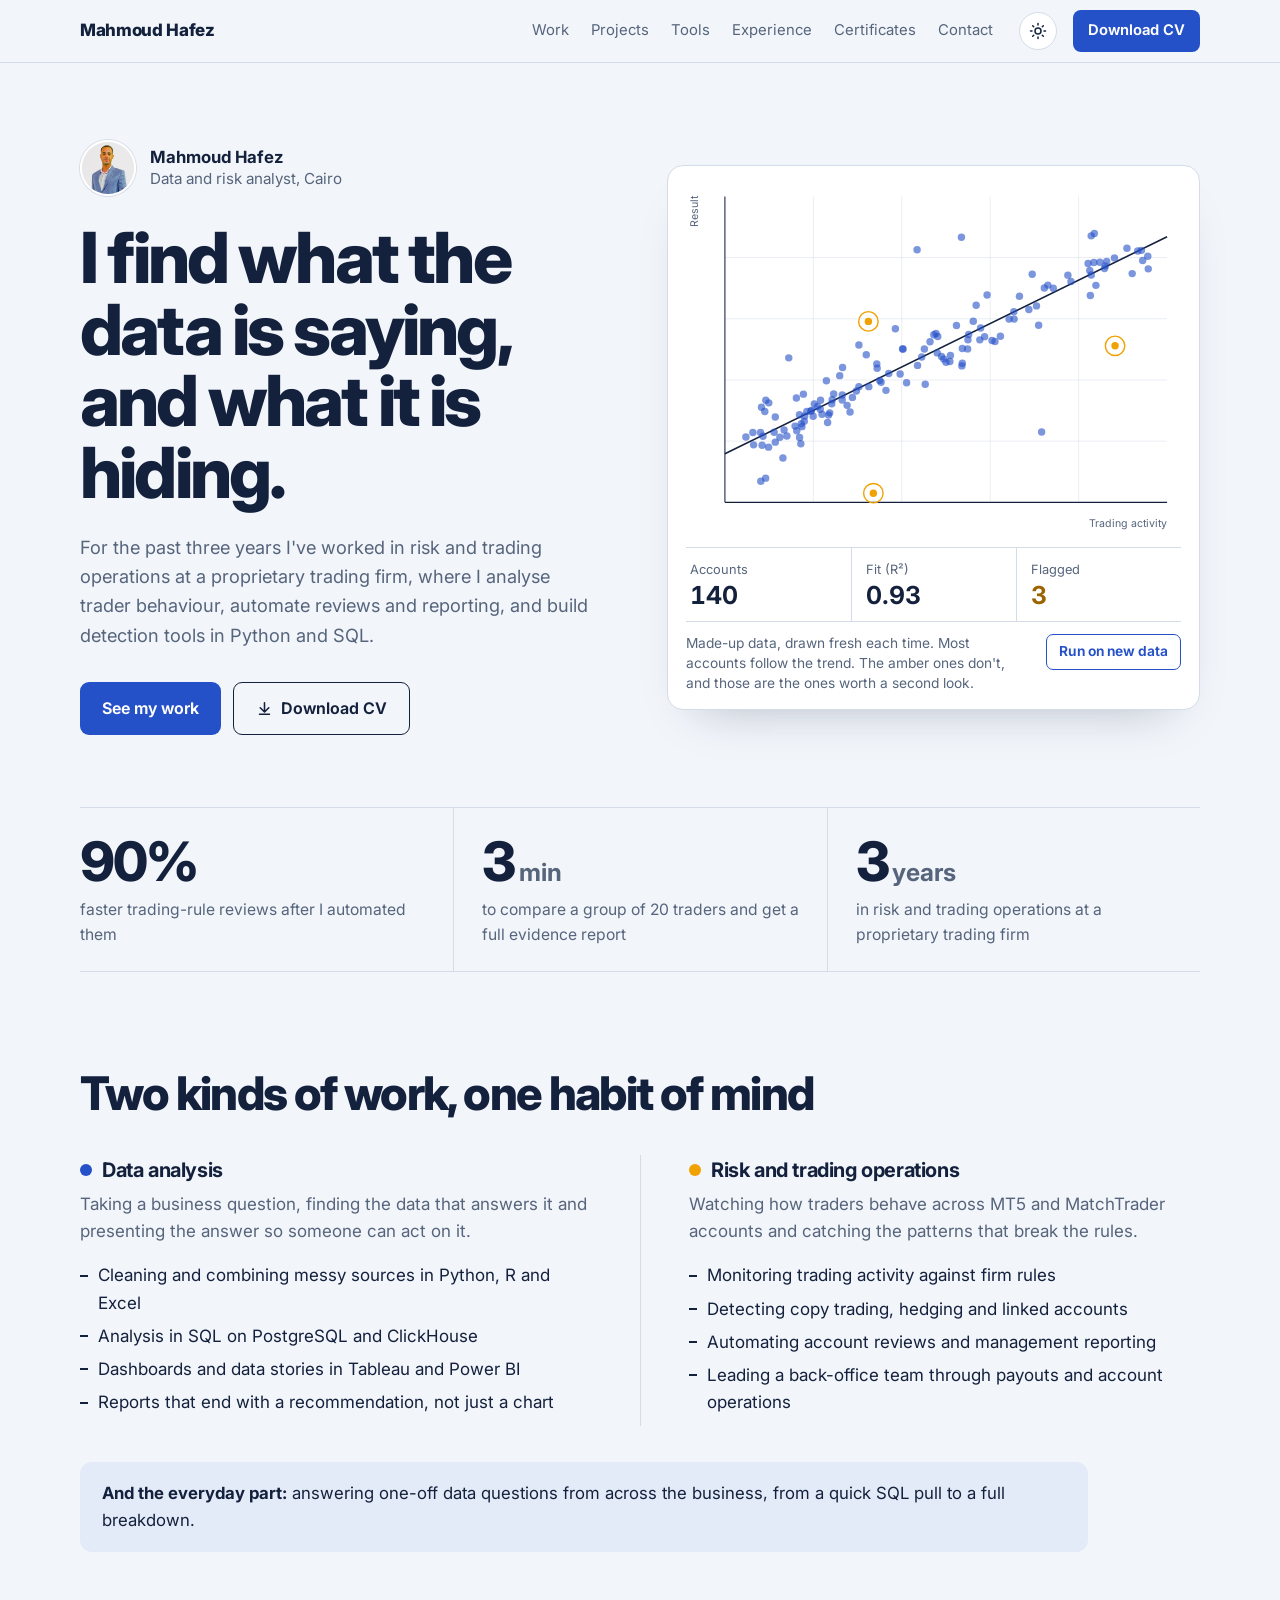
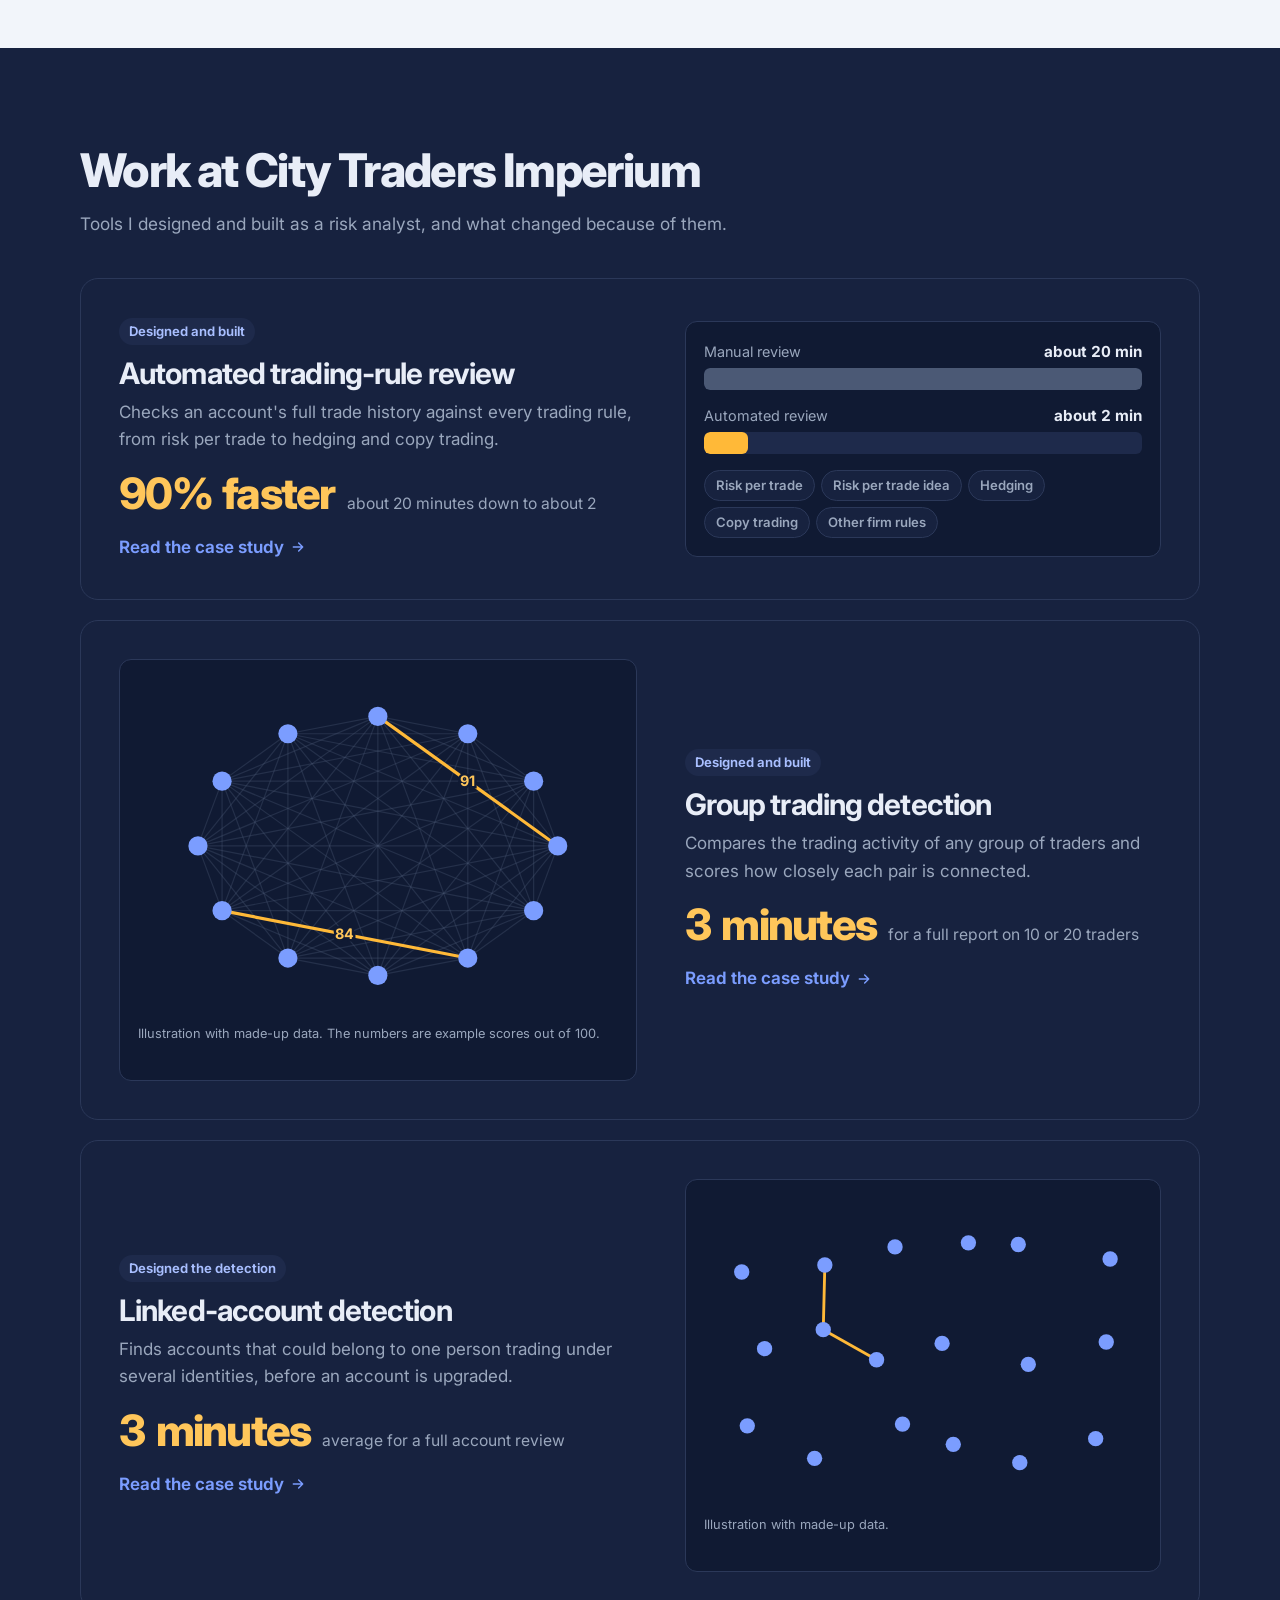
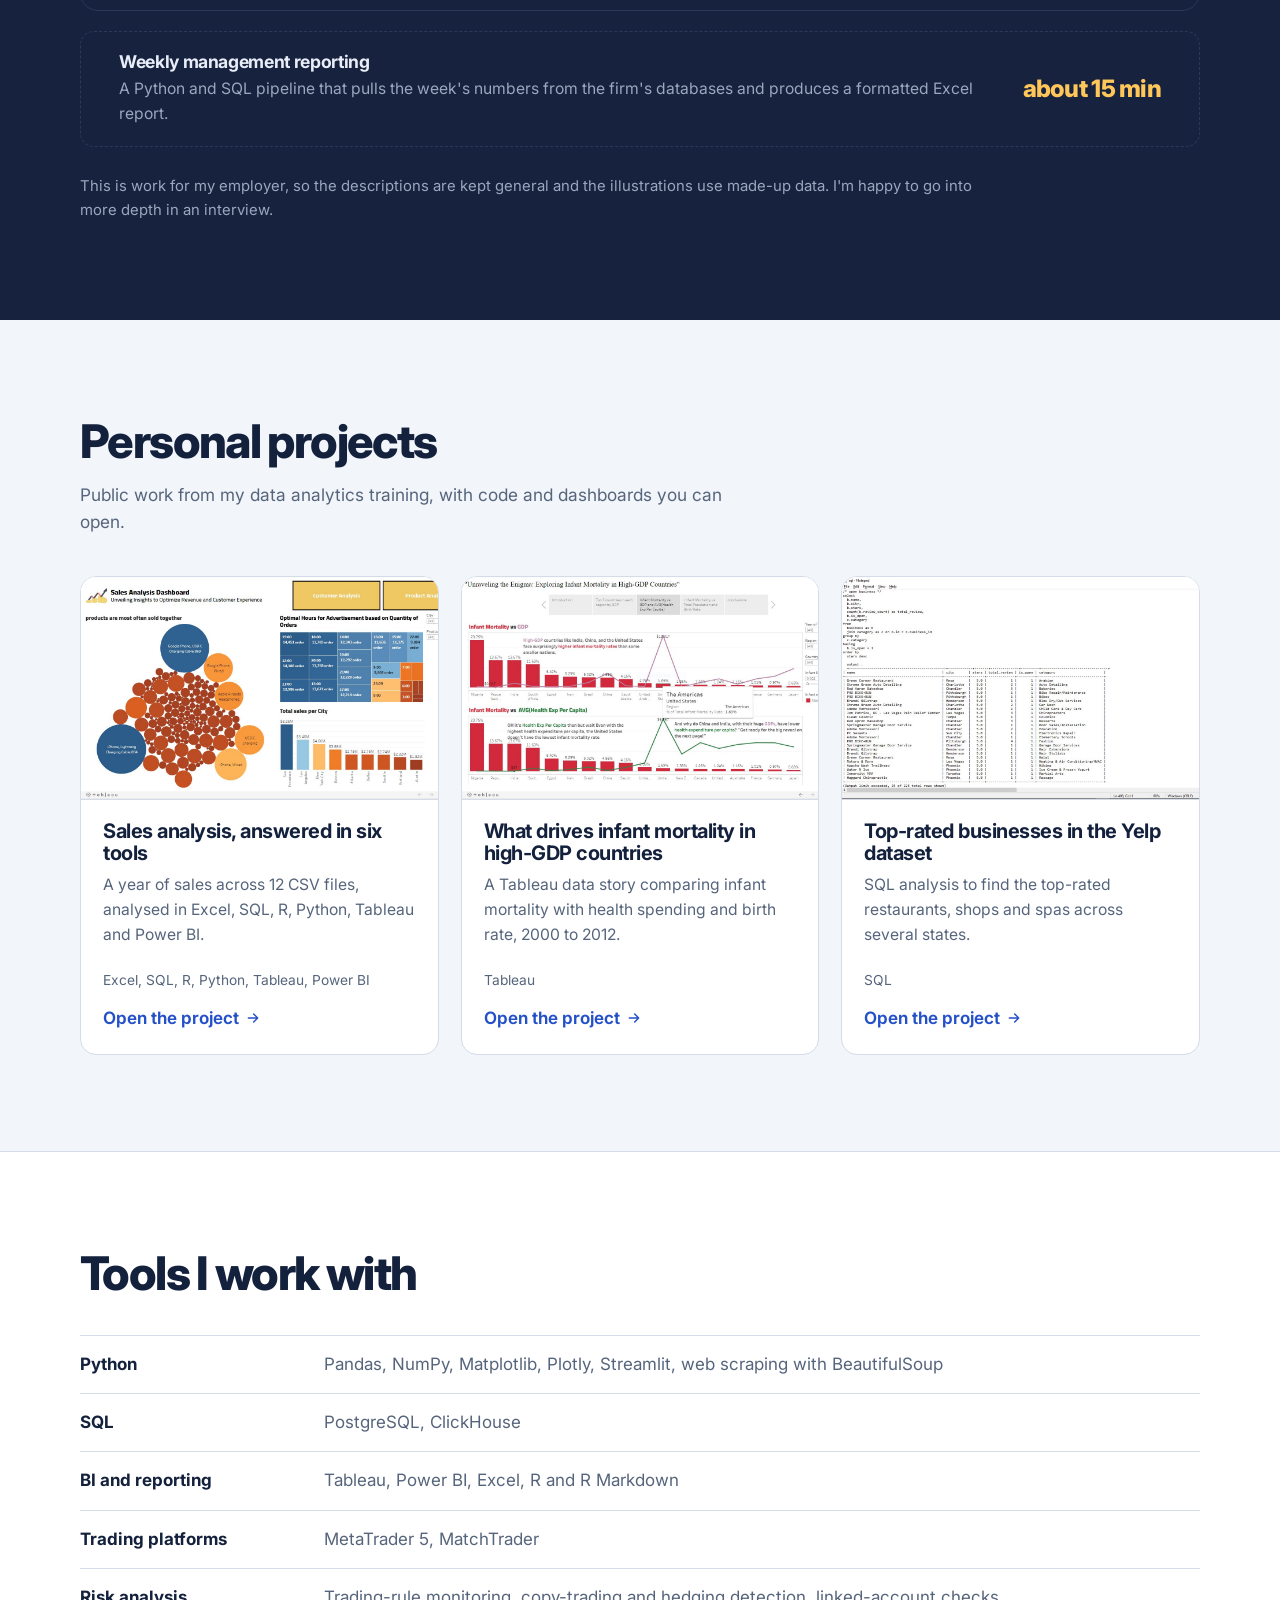
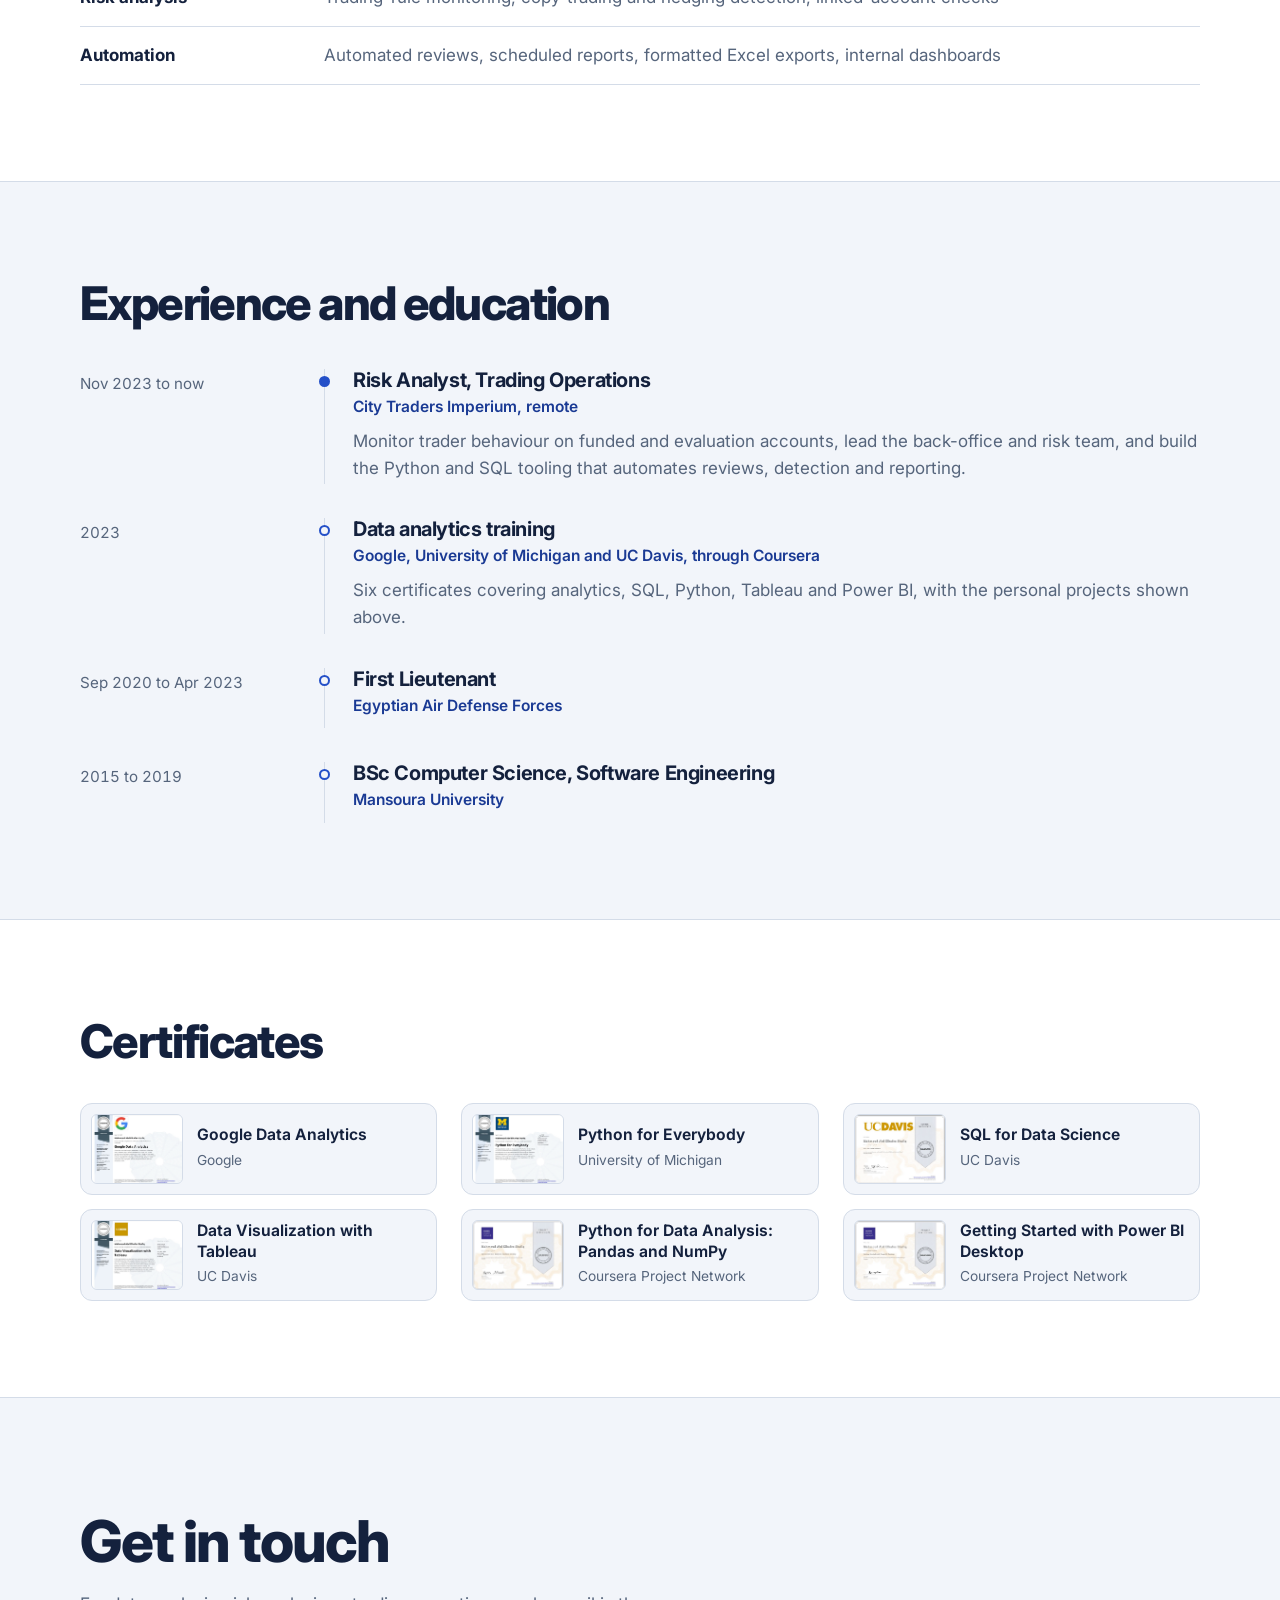
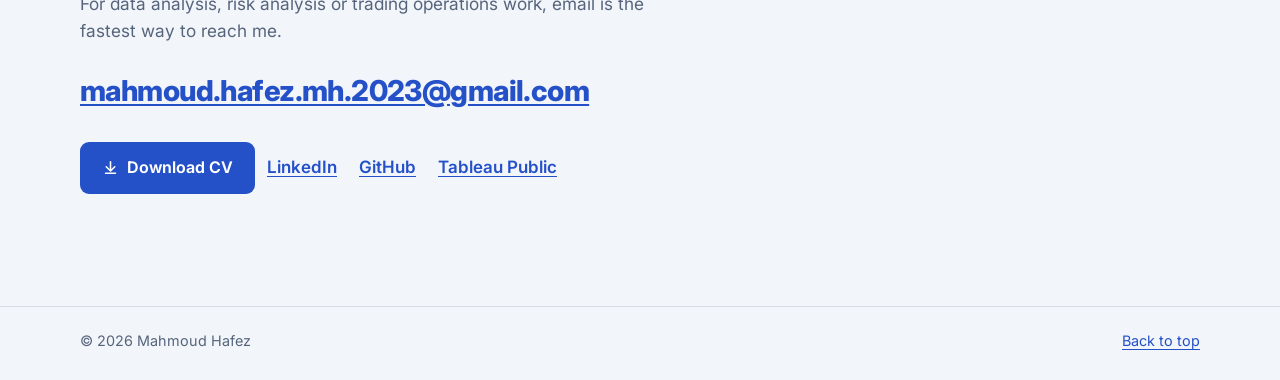
<file: index.html>
<!doctype html>
<html lang="en">
<head>
  <meta charset="utf-8">
  <meta name="viewport" content="width=device-width, initial-scale=1">
  <title>Mahmoud Hafez | Data and Risk Analyst</title>
  <meta name="description" content="Mahmoud Hafez is a data analyst working in risk and trading operations. Case studies, Python, SQL, Tableau and Power BI projects, experience and certificates.">
  <meta property="og:title" content="Mahmoud Hafez | Data and Risk Analyst">
  <meta property="og:description" content="Mahmoud Hafez is a data analyst working in risk and trading operations. Case studies, Python, SQL, Tableau and Power BI projects, experience and certificates.">
  <meta property="og:type" content="website">
  <link rel="icon" href="images/logo.png">
  <script>
    (function () {
      var d = document.documentElement;
      d.classList.add('js');
      var t = null;
      try { t = localStorage.getItem('theme'); } catch (e) {}
      if (!t) t = window.matchMedia('(prefers-color-scheme: dark)').matches ? 'dark' : 'light';
      d.dataset.theme = t;
    })();
  </script>
  <link rel="preconnect" href="https://fonts.googleapis.com">
  <link rel="preconnect" href="https://fonts.gstatic.com" crossorigin>
  <link href="https://fonts.googleapis.com/css2?family=Inter:opsz,wght@14..32,400..800&display=swap" rel="stylesheet">
  <link rel="stylesheet" href="css/site.css">
</head>
<body>
  <a class="skip" href="#main">Skip to content</a>
  <div class="progress" aria-hidden="true"></div>

  <header class="top">
    <div class="shell top-row">
      <a class="brand" href="index.html">Mahmoud Hafez</a>
      <nav aria-label="Sections">
        <a href="index.html#work">Work</a>
        <a href="index.html#projects">Projects</a>
        <a href="index.html#tools">Tools</a>
        <a href="index.html#path">Experience</a>
        <a href="index.html#certificates">Certificates</a>
        <a href="index.html#contact">Contact</a>
      </nav>
      <button class="theme" id="theme" type="button" aria-label="Dark mode" aria-pressed="false">
        <svg class="sun" viewBox="0 0 24 24" fill="none" stroke="currentColor" stroke-width="2" stroke-linecap="round" aria-hidden="true"><circle cx="12" cy="12" r="4"/><path d="M12 2v2M12 20v2M2 12h2M20 12h2M4.9 4.9l1.4 1.4M17.7 17.7l1.4 1.4M4.9 19.1l1.4-1.4M17.7 6.3l1.4-1.4"/></svg>
        <svg class="moon" viewBox="0 0 24 24" fill="none" stroke="currentColor" stroke-width="2" stroke-linecap="round" stroke-linejoin="round" aria-hidden="true"><path d="M20 14.5A8 8 0 0 1 9.5 4a8 8 0 1 0 10.5 10.5z"/></svg>
      </button>
      <a class="cv" href="assets/Mahmoud_Hafez_CV.pdf" download>Download CV</a>
    </div>
  </header>

  <main id="main">

    <section class="hero shell">
      <div class="hero-copy">
        <p class="who">
          <img src="images/mahmoud-hafez.jpg" alt="" width="56" height="56">
          <span><strong>Mahmoud Hafez</strong>Data and risk analyst, Cairo</span>
        </p>
        <h1>I find what the data is saying, and what it is hiding.</h1>
        <p class="lede">For the past three years I've worked in risk and trading operations at a proprietary trading firm, where I analyse trader behaviour, automate reviews and reporting, and build detection tools in Python and SQL.</p>
        <div class="actions">
          <a class="btn btn-solid" href="#work">See my work</a>
          <a class="btn btn-line" href="assets/Mahmoud_Hafez_CV.pdf" download><svg viewBox="0 0 24 24" fill="none" stroke="currentColor" stroke-width="2.2" stroke-linecap="round" stroke-linejoin="round" aria-hidden="true"><path d="M12 4v12M6 11l6 6 6-6M5 20h14"/></svg>Download CV</a>
        </div>
      </div>

      <figure class="plot" aria-labelledby="plot-caption">
        <div class="plot-frame">
          <svg id="plot" viewBox="0 0 560 400" role="img" aria-label="Scatter plot of sample accounts. Most follow a trend line and a few outliers are highlighted."></svg>
          <div class="tip" id="tip" hidden></div>
        </div>
        <dl class="readout">
          <div><dt>Accounts</dt><dd id="r-n">0</dd></div>
          <div><dt>Fit (R²)</dt><dd id="r-fit">0.00</dd></div>
          <div class="flagged"><dt>Flagged</dt><dd id="r-flag">0</dd></div>
        </dl>
        <figcaption id="plot-caption">
          <span>Made-up data, drawn fresh each time. Most accounts follow the trend. The amber ones don't, and those are the ones worth a second look.</span>
          <button type="button" id="rerun">Run on new data</button>
        </figcaption>
      </figure>
    </section>

    <section class="shell" aria-label="Results at a glance">
      <div class="results">
        <div data-reveal><strong><span data-count="90">90</span>%</strong><span>faster trading-rule reviews after I automated them</span></div>
        <div data-reveal style="--d:.1s"><strong><span data-count="3">3</span><small>min</small></strong><span>to compare a group of 20 traders and get a full evidence report</span></div>
        <div data-reveal style="--d:.2s"><strong><span data-count="3">3</span><small>years</small></strong><span>in risk and trading operations at a proprietary trading firm</span></div>
      </div>
    </section>

    <section id="about" class="shell block">
      <h2 data-reveal>Two kinds of work, one habit of mind</h2>
      <div class="split">
        <article data-reveal>
          <h3>Data analysis</h3>
          <p>Taking a business question, finding the data that answers it and presenting the answer so someone can act on it.</p>
          <ul class="ticks">
            <li>Cleaning and combining messy sources in Python, R and Excel</li>
            <li>Analysis in SQL on PostgreSQL and ClickHouse</li>
            <li>Dashboards and data stories in Tableau and Power BI</li>
            <li>Reports that end with a recommendation, not just a chart</li>
          </ul>
        </article>
        <article data-reveal style="--d:.12s">
          <h3>Risk and trading operations</h3>
          <p>Watching how traders behave across MT5 and MatchTrader accounts and catching the patterns that break the rules.</p>
          <ul class="ticks">
            <li>Monitoring trading activity against firm rules</li>
            <li>Detecting copy trading, hedging and linked accounts</li>
            <li>Automating account reviews and management reporting</li>
            <li>Leading a back-office team through payouts and account operations</li>
          </ul>
        </article>
      </div>
      <p class="also" data-reveal><strong>And the everyday part:</strong> answering one-off data questions from across the business, from a quick SQL pull to a full breakdown.</p>
    </section>

    <section id="work" class="band ink">
      <div class="shell">
        <h2 data-reveal>Work at City Traders Imperium</h2>
        <p class="sub" data-reveal>Tools I designed and built as a risk analyst, and what changed because of them.</p>

        <div class="cases">
          <a class="case" href="projects/trading-rule-review.html" data-reveal>
            <div>
              <span class="role-tag">Designed and built</span>
              <h3>Automated trading-rule review</h3>
              <p>Checks an account's full trade history against every trading rule, from risk per trade to hedging and copy trading.</p>
              <div class="outcome"><strong>90% faster</strong><span>about 20 minutes down to about 2</span></div>
              <span class="more">Read the case study <svg viewBox="0 0 24 24" fill="none" stroke="currentColor" stroke-width="2.2" stroke-linecap="round" stroke-linejoin="round" aria-hidden="true"><path d="M5 12h14M13 6l6 6-6 6"/></svg></span>
            </div>
            <div class="case-viz">
            <div class="bars" data-viz>
              <div class="bar"><span class="bar-label">Manual review</span><span class="bar-val">about 20 min</span><span class="bar-track"><span class="bar-fill" style="--w:100%"></span></span></div>
              <div class="bar after"><span class="bar-label">Automated review</span><span class="bar-val">about 2 min</span><span class="bar-track"><span class="bar-fill" style="--w:10%"></span></span></div>
            </div>
            <ul class="chips" aria-label="Rules checked">
              <li>Risk per trade</li><li>Risk per trade idea</li><li>Hedging</li><li>Copy trading</li><li>Other firm rules</li>
            </ul>
            </div>
          </a>

          <a class="case" href="projects/group-trading-detection.html" data-reveal>
            <div>
              <span class="role-tag">Designed and built</span>
              <h3>Group trading detection</h3>
              <p>Compares the trading activity of any group of traders and scores how closely each pair is connected.</p>
              <div class="outcome"><strong>3 minutes</strong><span>for a full report on 10 or 20 traders</span></div>
              <span class="more">Read the case study <svg viewBox="0 0 24 24" fill="none" stroke="currentColor" stroke-width="2.2" stroke-linecap="round" stroke-linejoin="round" aria-hidden="true"><path d="M5 12h14M13 6l6 6-6 6"/></svg></span>
            </div>
            <div class="case-viz">
            <svg data-net="group" role="img" aria-label="Illustration: twelve traders compared pair by pair, with three pairs standing out"></svg>
            <p class="viz-note">Illustration with made-up data. The numbers are example scores out of 100.</p>
            </div>
          </a>

          <a class="case" href="projects/linked-account-detection.html" data-reveal>
            <div>
              <span class="role-tag">Designed the detection</span>
              <h3>Linked-account detection</h3>
              <p>Finds accounts that could belong to one person trading under several identities, before an account is upgraded.</p>
              <div class="outcome"><strong>3 minutes</strong><span>average for a full account review</span></div>
              <span class="more">Read the case study <svg viewBox="0 0 24 24" fill="none" stroke="currentColor" stroke-width="2.2" stroke-linecap="round" stroke-linejoin="round" aria-hidden="true"><path d="M5 12h14M13 6l6 6-6 6"/></svg></span>
            </div>
            <div class="case-viz">
            <svg data-net="linked" role="img" aria-label="Illustration: a set of accounts where a few turn out to be connected"></svg>
            <p class="viz-note">Illustration with made-up data.</p>
            </div>
          </a>
        </div>

        <div class="minor" data-reveal>
          <div>
            <h3>Weekly management reporting</h3>
            <p>A Python and SQL pipeline that pulls the week's numbers from the firm's databases and produces a formatted Excel report.</p>
          </div>
          <strong>about 15 min</strong>
        </div>

        <p class="confidential" data-reveal>This is work for my employer, so the descriptions are kept general and the illustrations use made-up data. I'm happy to go into more depth in an interview.</p>
      </div>
    </section>

    <section id="projects" class="shell block">
      <h2 data-reveal>Personal projects</h2>
      <p class="sub" data-reveal>Public work from my data analytics training, with code and dashboards you can open.</p>
      <div class="grid3">
        <a class="card" href="projects/sales-analysis.html" data-reveal>
          <div class="card-img"><img src="images/Projects/Sales_analysis/Sales_anlysis_Tableau.JPG" alt="" loading="lazy"></div>
          <div class="card-body">
            <h3>Sales analysis, answered in six tools</h3>
            <p>A year of sales across 12 CSV files, analysed in Excel, SQL, R, Python, Tableau and Power BI.</p>
            <p class="made">Excel, SQL, R, Python, Tableau, Power BI</p>
            <span class="more">Open the project <svg viewBox="0 0 24 24" fill="none" stroke="currentColor" stroke-width="2.2" stroke-linecap="round" stroke-linejoin="round" aria-hidden="true"><path d="M5 12h14M13 6l6 6-6 6"/></svg></span>
          </div>
        </a>
        <a class="card" href="projects/infant-mortality.html" data-reveal style="--d:.1s">
          <div class="card-img"><img src="images/Projects/Infant_Mortality/Infant_Mortality-2.JPG" alt="" loading="lazy"></div>
          <div class="card-body">
            <h3>What drives infant mortality in high-GDP countries</h3>
            <p>A Tableau data story comparing infant mortality with health spending and birth rate, 2000 to 2012.</p>
            <p class="made">Tableau</p>
            <span class="more">Open the project <svg viewBox="0 0 24 24" fill="none" stroke="currentColor" stroke-width="2.2" stroke-linecap="round" stroke-linejoin="round" aria-hidden="true"><path d="M5 12h14M13 6l6 6-6 6"/></svg></span>
          </div>
        </a>
        <a class="card" href="projects/yelp-analysis.html" data-reveal style="--d:.2s">
          <div class="card-img"><img src="images/Projects/Sql_Yelp/Sql.JPG" alt="" loading="lazy"></div>
          <div class="card-body">
            <h3>Top-rated businesses in the Yelp dataset</h3>
            <p>SQL analysis to find the top-rated restaurants, shops and spas across several states.</p>
            <p class="made">SQL</p>
            <span class="more">Open the project <svg viewBox="0 0 24 24" fill="none" stroke="currentColor" stroke-width="2.2" stroke-linecap="round" stroke-linejoin="round" aria-hidden="true"><path d="M5 12h14M13 6l6 6-6 6"/></svg></span>
          </div>
        </a>
      </div>
    </section>

    <section id="tools" class="band">
      <div class="shell">
        <h2 data-reveal>Tools I work with</h2>
        <dl class="tools" data-reveal>
          <div><dt>Python</dt><dd>Pandas, NumPy, Matplotlib, Plotly, Streamlit, web scraping with BeautifulSoup</dd></div>
          <div><dt>SQL</dt><dd>PostgreSQL, ClickHouse</dd></div>
          <div><dt>BI and reporting</dt><dd>Tableau, Power BI, Excel, R and R Markdown</dd></div>
          <div><dt>Trading platforms</dt><dd>MetaTrader 5, MatchTrader</dd></div>
          <div><dt>Risk analysis</dt><dd>Trading-rule monitoring, copy-trading and hedging detection, linked-account checks</dd></div>
          <div><dt>Automation</dt><dd>Automated reviews, scheduled reports, formatted Excel exports, internal dashboards</dd></div>
        </dl>
      </div>
    </section>

    <section id="path" class="shell block">
      <h2 data-reveal>Experience and education</h2>
      <ol class="path">
        <li data-reveal>
          <time>Nov 2023 to now</time>
          <div>
            <h3>Risk Analyst, Trading Operations</h3>
            <p class="where">City Traders Imperium, remote</p>
            <p class="what">Monitor trader behaviour on funded and evaluation accounts, lead the back-office and risk team, and build the Python and SQL tooling that automates reviews, detection and reporting.</p>
          </div>
        </li>
        <li data-reveal>
          <time>2023</time>
          <div>
            <h3>Data analytics training</h3>
            <p class="where">Google, University of Michigan and UC Davis, through Coursera</p>
            <p class="what">Six certificates covering analytics, SQL, Python, Tableau and Power BI, with the personal projects shown above.</p>
          </div>
        </li>
        <li data-reveal>
          <time>Sep 2020 to Apr 2023</time>
          <div>
            <h3>First Lieutenant</h3>
            <p class="where">Egyptian Air Defense Forces</p>
          </div>
        </li>
        <li data-reveal>
          <time>2015 to 2019</time>
          <div>
            <h3>BSc Computer Science, Software Engineering</h3>
            <p class="where">Mansoura University</p>
          </div>
        </li>
      </ol>
    </section>

    <section id="certificates" class="band">
      <div class="shell">
        <h2 data-reveal>Certificates</h2>
        <ul class="certs" data-reveal>
          <li><a href="https://www.coursera.org/account/accomplishments/professional-cert/VELJESHBY73J"><img src="images/Courses/Google.JPG" alt="" loading="lazy"><span><strong>Google Data Analytics</strong><em>Google</em></span></a></li>
          <li><a href="https://www.coursera.org/account/accomplishments/specialization/RELT6KT34UWF"><img src="images/Courses/python-for-everybody.JPG" alt="" loading="lazy"><span><strong>Python for Everybody</strong><em>University of Michigan</em></span></a></li>
          <li><a href="https://www.coursera.org/account/accomplishments/verify/J6WAYB36UW97"><img src="images/Courses/Sql.JPG" alt="" loading="lazy"><span><strong>SQL for Data Science</strong><em>UC Davis</em></span></a></li>
          <li><a href="https://www.coursera.org/account/accomplishments/specialization/5BC34KAMZVXZ"><img src="images/Courses/data-visualization.JPG" alt="" loading="lazy"><span><strong>Data Visualization with Tableau</strong><em>UC Davis</em></span></a></li>
          <li><a href="https://www.coursera.org/account/accomplishments/verify/36U7G5UU46U8"><img src="images/Courses/python-pandas-numpy.JPG" alt="" loading="lazy"><span><strong>Python for Data Analysis: Pandas and NumPy</strong><em>Coursera Project Network</em></span></a></li>
          <li><a href="https://www.coursera.org/account/accomplishments/verify/3USSDWDPMYPN"><img src="images/Courses/power-bi.JPG" alt="" loading="lazy"><span><strong>Getting Started with Power BI Desktop</strong><em>Coursera Project Network</em></span></a></li>
        </ul>
      </div>
    </section>

    <section id="contact" class="shell contact">
      <h2 data-reveal>Get in touch</h2>
      <p data-reveal>For data analysis, risk analysis or trading operations work, email is the fastest way to reach me.</p>
      <a class="mail" href="mailto:mahmoud.hafez.mh.2023@gmail.com" data-reveal>mahmoud.hafez.mh.2023@gmail.com</a>
      <div class="actions" data-reveal>
        <a class="btn btn-solid" href="assets/Mahmoud_Hafez_CV.pdf" download><svg viewBox="0 0 24 24" fill="none" stroke="currentColor" stroke-width="2.2" stroke-linecap="round" stroke-linejoin="round" aria-hidden="true"><path d="M12 4v12M6 11l6 6 6-6M5 20h14"/></svg>Download CV</a>
        <ul class="elsewhere">
          <li><a href="https://www.linkedin.com/in/hafeztheanalyst/">LinkedIn</a></li>
          <li><a href="https://github.com/HafezTheAnalyst">GitHub</a></li>
          <li><a href="https://public.tableau.com/app/profile/mahmoud.hafez6387/vizzes">Tableau Public</a></li>
        </ul>
      </div>
    </section>
  </main>

  <footer class="foot">
    <div class="shell foot-row">
      <span>© <span id="year">2026</span> Mahmoud Hafez</span>
      <a href="#main">Back to top</a>
    </div>
  </footer>

  <script src="js/site.js"></script>
</body>
</html>
</file>
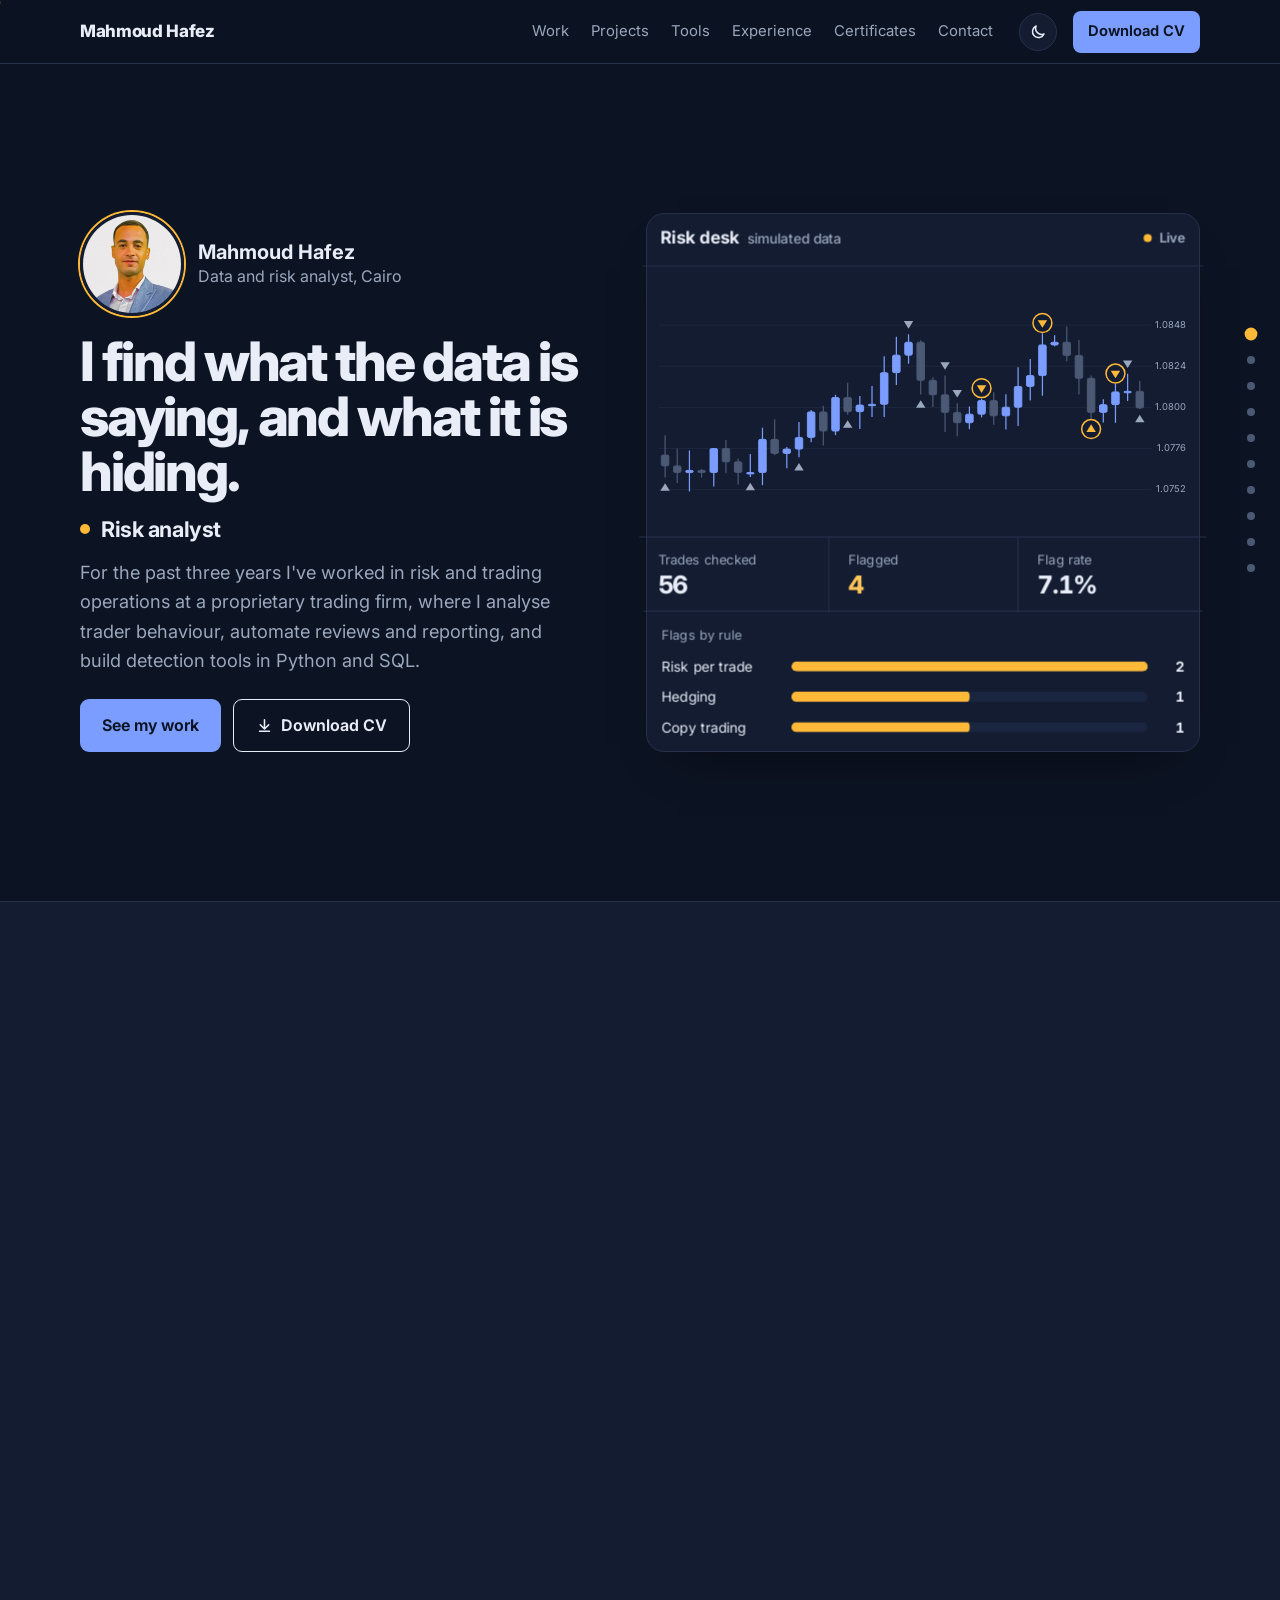
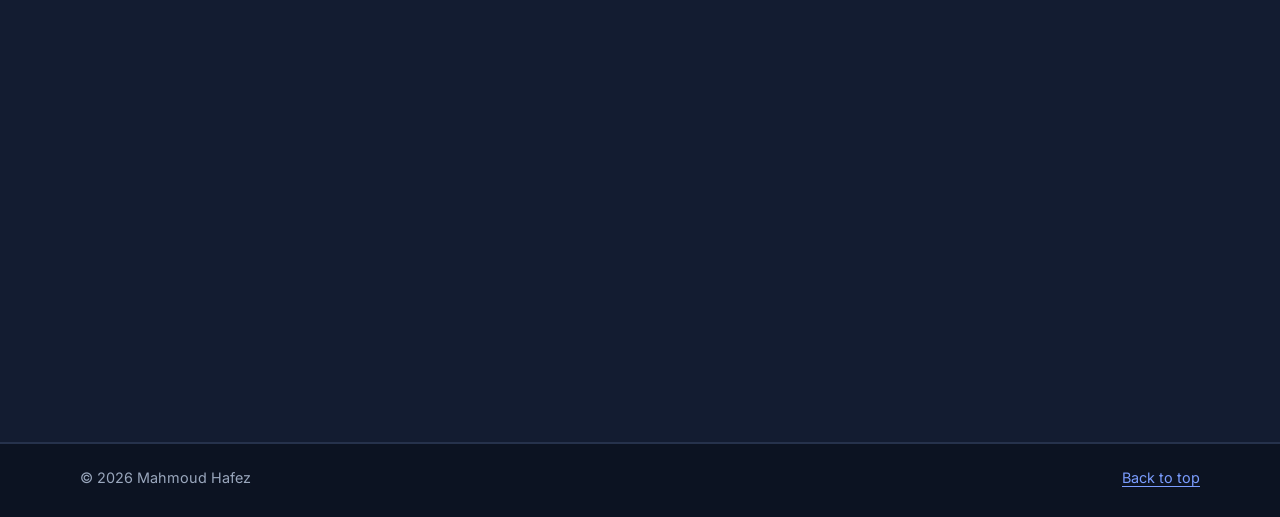
<file: docs/index.html>
<!doctype html>
<html lang="en" class="home">
<head>
  <meta charset="utf-8">
  <meta name="viewport" content="width=device-width, initial-scale=1">
  <title>Mahmoud Hafez | Data and Risk Analyst</title>
  <meta name="description" content="Mahmoud Hafez is a data analyst working in risk and trading operations. Case studies, Python, SQL, Tableau and Power BI projects, experience and certificates.">
  <meta property="og:title" content="Mahmoud Hafez | Data and Risk Analyst">
  <meta property="og:description" content="Mahmoud Hafez is a data analyst working in risk and trading operations. Case studies, Python, SQL, Tableau and Power BI projects, experience and certificates.">
  <meta property="og:type" content="website">
  <link rel="icon" href="images/logo.png">
  <script>
    (function () {
      var d = document.documentElement;
      d.classList.add('js');
      var t = null;
      try { t = localStorage.getItem('theme'); } catch (e) {}
      if (t !== 'light' && t !== 'dark') t = 'dark';
      d.dataset.theme = t;
    })();
  </script>
  <link rel="preconnect" href="https://fonts.googleapis.com">
  <link rel="preconnect" href="https://fonts.gstatic.com" crossorigin>
  <link href="https://fonts.googleapis.com/css2?family=Inter:opsz,wght@14..32,400..800&display=swap" rel="stylesheet">
  <link rel="stylesheet" href="css/site.css?v=54dec9c">
</head>
<body>
  <a class="skip" href="#main">Skip to content</a>
  <div class="progress" aria-hidden="true"></div>

  <header class="top">
    <div class="shell top-row">
      <a class="brand" href="index.html">Mahmoud Hafez</a>
      <nav aria-label="Sections">
        <a href="index.html#work">Work</a>
        <a href="index.html#projects">Projects</a>
        <a href="index.html#tools">Tools</a>
        <a href="index.html#path">Experience</a>
        <a href="index.html#certificates">Certificates</a>
        <a href="index.html#contact">Contact</a>
      </nav>
      <button class="theme" id="theme" type="button" aria-label="Dark mode" aria-pressed="false">
        <svg class="sun" viewBox="0 0 24 24" fill="none" stroke="currentColor" stroke-width="2" stroke-linecap="round" aria-hidden="true"><circle cx="12" cy="12" r="4"/><path d="M12 2v2M12 20v2M2 12h2M20 12h2M4.9 4.9l1.4 1.4M17.7 17.7l1.4 1.4M4.9 19.1l1.4-1.4M17.7 6.3l1.4-1.4"/></svg>
        <svg class="moon" viewBox="0 0 24 24" fill="none" stroke="currentColor" stroke-width="2" stroke-linecap="round" stroke-linejoin="round" aria-hidden="true"><path d="M20 14.5A8 8 0 0 1 9.5 4a8 8 0 1 0 10.5 10.5z"/></svg>
      </button>
      <a class="cv" href="assets/Mahmoud_Hafez_CV.pdf" download>Download CV</a>
    </div>
  </header>

  <nav class="dots" aria-label="Page sections"></nav>

  <main id="main">

    <section class="screen" id="top" data-label="Home">
      <div class="shell hero">
        <div class="hero-copy">
          <p class="who">
            <img src="images/mahmoud-hafez.jpg" alt="" width="104" height="104">
            <span><strong>Mahmoud Hafez</strong>Data and risk analyst, Cairo</span>
          </p>
          <h1 id="headline">I find what the data is saying, and what it is hiding.</h1>
          <p class="roles" id="roles" aria-label="Data analyst, risk analyst, trading operations"><span class="roles-word" aria-hidden="true">Data analyst</span></p>
          <p class="lede">For the past three years I've worked in risk and trading operations at a proprietary trading firm, where I analyse trader behaviour, automate reviews and reporting, and build detection tools in Python and SQL.</p>
          <div class="actions">
            <a class="btn btn-solid" href="#work">See my work</a>
            <a class="btn btn-line" href="assets/Mahmoud_Hafez_CV.pdf" download><svg viewBox="0 0 24 24" fill="none" stroke="currentColor" stroke-width="2.2" stroke-linecap="round" stroke-linejoin="round" aria-hidden="true"><path d="M12 4v12M6 11l6 6 6-6M5 20h14"/></svg>Download CV</a>
          </div>
        </div>

        <figure class="desk" aria-label="Simulated risk desk">
          <div class="desk-head">
            <span class="desk-title">Risk desk<em>simulated data</em></span>
            <span class="live"><i></i>Live</span>
          </div>
          <div class="desk-chart">
            <svg id="candles" viewBox="0 0 560 270" role="img" aria-label="Simulated price chart with trades marked and a few of them flagged"></svg>
            <div class="ohlc" id="ohlc" aria-hidden="true"></div>
            <div class="flagtoast" id="flagtoast" aria-hidden="true"></div>
          </div>
          <dl class="desk-kpis">
            <div><dt>Trades checked</dt><dd id="k-trades">0</dd></div>
            <div class="amber"><dt>Flagged</dt><dd id="k-flags">0</dd></div>
            <div><dt>Flag rate</dt><dd id="k-rate">0.0%</dd></div>
          </dl>
          <div class="rules">
            <span class="rules-title">Flags by rule</span>
            <div class="rule"><span>Risk per trade</span><span class="track"><span class="fill" id="b0"></span></span><span id="n0">0</span></div>
            <div class="rule"><span>Hedging</span><span class="track"><span class="fill" id="b1"></span></span><span id="n1">0</span></div>
            <div class="rule"><span>Copy trading</span><span class="track"><span class="fill" id="b2"></span></span><span id="n2">0</span></div>
          </div>
        </figure>
      </div>
    </section>

    <section class="screen alt" id="about" data-label="What I do">
      <div class="shell">
        <div class="results">
          <div data-reveal><strong><span data-count="90">90</span>%</strong><span>faster trading-rule reviews after I automated them</span></div>
          <div data-reveal style="--d:.1s"><strong><span data-count="3">3</span><small>min</small></strong><span>to compare a group of 20 traders and get a full evidence report</span></div>
          <div data-reveal style="--d:.2s"><strong><span data-count="3">3</span><small>years</small></strong><span>in risk and trading operations at a proprietary trading firm</span></div>
        </div>
        <h2 class="about-title" data-reveal>Two kinds of work, one habit of mind</h2>
        <div class="split">
          <article data-reveal style="--d:.1s">
            <h3>Data analysis</h3>
            <p>Taking a business question, finding the data that answers it and presenting the answer so someone can act on it.</p>
            <ul class="ticks">
              <li>Cleaning and combining messy sources in Python, SQL and Excel</li>
              <li>Analysis in SQL on PostgreSQL and ClickHouse</li>
              <li>Dashboards and data stories in Tableau and Power BI</li>
              <li>Reports that end with a recommendation, not just a chart</li>
            </ul>
          </article>
          <article data-reveal style="--d:.2s">
            <h3>Risk and trading operations</h3>
            <p>Watching how traders behave across MT5 and MatchTrader accounts and catching the patterns that break the rules.</p>
            <ul class="ticks">
              <li>Monitoring trading activity against firm rules</li>
              <li>Detecting copy trading, hedging and linked accounts</li>
              <li>Automating account reviews and management reporting</li>
              <li>Leading a back-office team through payouts and account operations</li>
            </ul>
          </article>
        </div>
        <p class="also" data-reveal style="--d:.3s"><strong>And the everyday part:</strong> answering one-off data questions from across the business, from a quick SQL pull to a full breakdown.</p>
      </div>
    </section>

    <section class="screen" id="work" data-label="Automated trading-rule review">
      <div class="shell">
        <div class="case-screen">
          <div class="case-copy" data-reveal>
            <p class="kicker">Work at City Traders Imperium<span>1 of 4</span></p>
            <h2>Automated trading-rule review</h2>
            <p class="sub">Checks an account's full trade history against the rules prop firms care about most: risk per trade, martingale, hedging, copy trading, one-sided trading and margin usage, plus the firm's other rules.</p>
            <div class="outcome"><strong>90% faster</strong><span>about 20 minutes down to about 2</span></div>
            <div class="actions">
              <a class="btn btn-solid" href="projects/trading-rule-review.html">Read the case study <svg viewBox="0 0 24 24" fill="none" stroke="currentColor" stroke-width="2.2" stroke-linecap="round" stroke-linejoin="round" aria-hidden="true"><path d="M5 12h14M13 6l6 6-6 6"/></svg></a>
              <span class="role-tag">Designed and built</span>
            </div>
          </div>
          <div class="case-viz" data-reveal style="--d:.15s">
            <div class="race" data-race role="img" aria-label="Animation: the manual review works through six rules slowly, takes about 20 minutes and misses a hedging violation and a margin violation. The automated review checks all six in about 2 minutes and flags both.">
              <div class="lane manual">
                <div class="lane-head"><span class="lane-name">Manual review</span><span class="clock">00:00</span></div>
                <ul class="checks"><li><i></i><span>Risk per trade</span></li><li><i></i><span>Martingale</span></li><li><i></i><span>Hedging</span></li><li><i></i><span>Copy trading</span></li><li><i></i><span>One-sided trading</span></li><li><i></i><span>Margin</span></li></ul>
                <span class="lane-bar"><i></i></span>
              </div>
              <div class="lane auto">
                <div class="lane-head"><span class="lane-name">Automated review</span><span class="clock">00:00</span></div>
                <ul class="checks"><li><i></i><span>Risk per trade</span></li><li><i></i><span>Martingale</span></li><li><i></i><span>Hedging</span></li><li><i></i><span>Copy trading</span></li><li><i></i><span>One-sided trading</span></li><li><i></i><span>Margin</span></li></ul>
                <span class="lane-bar"><i></i></span>
              </div>
              <p class="race-result"><strong>90% faster,</strong> and nothing missed</p>
            </div>
            <p class="viz-note">Illustration with made-up data and sped-up clocks. The firm's other rules are checked the same way.</p>
          </div>
        </div>
      </div>
    </section>

    <section class="screen alt" id="work-2" data-label="Group trading detection">
      <div class="shell">
        <div class="case-screen flip">
          <div class="case-copy" data-reveal>
            <p class="kicker">Work at City Traders Imperium<span>2 of 4</span></p>
            <h2>Group trading detection</h2>
            <p class="sub">Compares the trading activity of any group of traders and scores how closely each pair is connected.</p>
            <div class="outcome"><strong>3 minutes</strong><span>for a full report on 10 or 20 traders</span></div>
            <div class="actions">
              <a class="btn btn-solid" href="projects/group-trading-detection.html">Read the case study <svg viewBox="0 0 24 24" fill="none" stroke="currentColor" stroke-width="2.2" stroke-linecap="round" stroke-linejoin="round" aria-hidden="true"><path d="M5 12h14M13 6l6 6-6 6"/></svg></a>
              <span class="role-tag">Designed and built</span>
            </div>
          </div>
          <div class="case-viz" data-reveal style="--d:.15s">
            <canvas data-scene="globe" role="img" aria-label="Illustration: a rotating network of traders compared pair by pair, with three pairs standing out"></canvas>
            <p class="viz-note">Illustration with made-up data. Drag to turn it. The numbers are example scores out of 100.</p>
          </div>
        </div>
      </div>
    </section>

    <section class="screen" id="work-3" data-label="Linked-account detection">
      <div class="shell">
        <div class="case-screen">
          <div class="case-copy" data-reveal>
            <p class="kicker">Work at City Traders Imperium<span>3 of 4</span></p>
            <h2>Linked-account detection</h2>
            <p class="sub">Finds accounts that could belong to one person trading under several identities, before an account is upgraded.</p>
            <div class="outcome"><strong>3 minutes</strong><span>average for a full account review</span></div>
            <div class="actions">
              <a class="btn btn-solid" href="projects/linked-account-detection.html">Read the case study <svg viewBox="0 0 24 24" fill="none" stroke="currentColor" stroke-width="2.2" stroke-linecap="round" stroke-linejoin="round" aria-hidden="true"><path d="M5 12h14M13 6l6 6-6 6"/></svg></a>
              <span class="role-tag">Designed the detection</span>
            </div>
          </div>
          <div class="case-viz" data-reveal style="--d:.15s">
            <div class="linked" data-linked role="img" aria-label="Animation: twelve accounts that look like twelve separate traders. A scan connects the ones that are linked, and they regroup to show that the twelve accounts belong to seven people.">
              <p class="linked-cap"><span class="q">12 accounts. 12 traders?</span><span class="a"><strong>12 accounts, 7 people</strong></span></p>
              <div class="linked-stage"></div>
            </div>
            <p class="viz-note">Illustration with made-up data.</p>
          </div>
        </div>
      </div>
    </section>

    <section class="screen alt" id="work-4" data-label="Marketing dashboard">
      <div class="shell">
        <div class="case-screen flip">
          <div class="case-copy" data-reveal>
            <p class="kicker">Work at City Traders Imperium<span>4 of 4</span></p>
            <h2>Marketing dashboard</h2>
            <p class="sub">Marketing relied only on Google Analytics. This dashboard brings ad spend, website traffic, leads and payments into one view, from visitor to paying client.</p>
            <div class="outcome"><strong>First</strong><span>marketing dashboard at the firm</span></div>
            <div class="actions">
              <a class="btn btn-solid" href="projects/marketing-dashboard.html">Read the case study <svg viewBox="0 0 24 24" fill="none" stroke="currentColor" stroke-width="2.2" stroke-linecap="round" stroke-linejoin="round" aria-hidden="true"><path d="M5 12h14M13 6l6 6-6 6"/></svg></a>
              <span class="role-tag">Built as part of the analytics team</span>
            </div>
          </div>
          <div class="case-viz" data-reveal style="--d:.15s">
            <div class="funnel" data-funnel role="img" aria-label="Animation: a marketing funnel narrows from 10,000 website visitors to 1,200 leads to 180 paying clients. Below it, cost per client is shown month by month against a target line, and one month that goes over the target is flagged.">
              <div class="fn-rows">
                <div class="fn-row" style="--w:100%"><span class="fn-label">Website visitors</span><span class="fn-track"><span class="fn-bar"></span></span><b data-to="10000">10,000</b></div>
                <p class="fn-rate">12% became leads</p>
                <div class="fn-row" style="--w:62%"><span class="fn-label">Leads</span><span class="fn-track"><span class="fn-bar"></span></span><b data-to="1200">1,200</b></div>
                <p class="fn-rate">15% became clients</p>
                <div class="fn-row" style="--w:34%"><span class="fn-label">Paying clients</span><span class="fn-track"><span class="fn-bar"></span></span><b data-to="180">180</b></div>
              </div>
              <div class="fn-cost">
                <p class="fn-cost-title">Cost per client by month <span>Target</span></p>
                <div class="fn-months">
                  <div style="--h:62%"><i></i><small>Jan</small></div>
                  <div style="--h:55%"><i></i><small>Feb</small></div>
                  <div style="--h:70%"><i></i><small>Mar</small></div>
                  <div class="over" style="--h:92%"><i></i><small>Apr</small><em>Over target</em></div>
                  <div style="--h:66%"><i></i><small>May</small></div>
                  <div style="--h:58%"><i></i><small>Jun</small></div>
                  <span class="fn-target"></span>
                </div>
              </div>
            </div>
            <p class="viz-note">Illustration with made-up data.</p>
          </div>
        </div>
        <div class="minor" data-reveal style="--d:.25s">
          <div>
            <h3>Also: weekly management reporting</h3>
            <p>A Python and SQL pipeline that pulls the week's numbers from the firm's databases and produces a formatted Excel report.</p>
          </div>
          <strong>about 15 min</strong>
        </div>
        <p class="confidential" data-reveal style="--d:.3s">This is work for my employer, so the descriptions are kept general and the illustrations use made-up data. I'm happy to go into more depth in an interview.</p>
      </div>
    </section>

    <section class="screen" id="projects" data-label="Personal projects">
      <div class="shell">
        <h2 data-reveal>Personal projects</h2>
        <p class="sub" data-reveal>Public work from my data analytics training, with code and dashboards you can open.</p>
        <div class="grid3">
          <a class="card" href="projects/sales-analysis.html" data-reveal>
            <div class="card-img"><img src="images/Projects/Sales_analysis/Sales_anlysis_Tableau.JPG" alt="" loading="lazy"></div>
            <div class="card-body">
              <h3>Sales analysis, answered in five tools</h3>
              <p>A year of sales across 12 CSV files, analysed in Excel, SQL, Python, Tableau and Power BI.</p>
              <span class="more">Open the project <svg viewBox="0 0 24 24" fill="none" stroke="currentColor" stroke-width="2.2" stroke-linecap="round" stroke-linejoin="round" aria-hidden="true"><path d="M5 12h14M13 6l6 6-6 6"/></svg></span>
            </div>
          </a>
          <a class="card" href="projects/infant-mortality.html" data-reveal style="--d:.1s">
            <div class="card-img"><img src="images/Projects/Infant_Mortality/Infant_Mortality-2.JPG" alt="" loading="lazy"></div>
            <div class="card-body">
              <h3>What drives infant mortality in high-GDP countries</h3>
              <p>A Tableau data story comparing infant mortality with health spending and birth rate, 2000 to 2012.</p>
              <span class="more">Open the project <svg viewBox="0 0 24 24" fill="none" stroke="currentColor" stroke-width="2.2" stroke-linecap="round" stroke-linejoin="round" aria-hidden="true"><path d="M5 12h14M13 6l6 6-6 6"/></svg></span>
            </div>
          </a>
          <a class="card" href="projects/yelp-analysis.html" data-reveal style="--d:.2s">
            <div class="card-img"><img src="images/Projects/Sql_Yelp/Sql.JPG" alt="" loading="lazy"></div>
            <div class="card-body">
              <h3>Top-rated businesses in the Yelp dataset</h3>
              <p>SQL analysis to find the top-rated restaurants, shops and spas across several states.</p>
              <span class="more">Open the project <svg viewBox="0 0 24 24" fill="none" stroke="currentColor" stroke-width="2.2" stroke-linecap="round" stroke-linejoin="round" aria-hidden="true"><path d="M5 12h14M13 6l6 6-6 6"/></svg></span>
            </div>
          </a>
        </div>
      </div>
    </section>

    <section class="screen alt" id="tools" data-label="Tools">
      <div class="shell">
        <h2 data-reveal>Tools I work with</h2>
        <div class="toolgrid">
            <div class="toolset" data-reveal style="--d:.1s">
              <h3>Python</h3>
              <ul>
                <li><svg viewBox="0 0 24 24" fill="currentColor" aria-hidden="true"><path d="m14.25.18.9.2.73.26.59.3.45.32.34.34.25.34.16.33.1.3.04.26.02.2-.01.13V8.5l-.05.63-.13.55-.21.46-.26.38-.3.31-.33.25-.35.19-.35.14-.33.1-.3.07-.26.04-.21.02H8.77l-.69.05-.59.14-.5.22-.41.27-.33.32-.27.35-.2.36-.15.37-.1.35-.07.32-.04.27-.02.21v3.06H3.17l-.21-.03-.28-.07-.32-.12-.35-.18-.36-.26-.36-.36-.35-.46-.32-.59-.28-.73-.21-.88-.14-1.05-.05-1.23.06-1.22.16-1.04.24-.87.32-.71.36-.57.4-.44.42-.33.42-.24.4-.16.36-.1.32-.05.24-.01h.16l.06.01h8.16v-.83H6.18l-.01-2.75-.02-.37.05-.34.11-.31.17-.28.25-.26.31-.23.38-.2.44-.18.51-.15.58-.12.64-.1.71-.06.77-.04.84-.02 1.27.05zm-6.3 1.98-.23.33-.08.41.08.41.23.34.33.22.41.09.41-.09.33-.22.23-.34.08-.41-.08-.41-.23-.33-.33-.22-.41-.09-.41.09zm13.09 3.95.28.06.32.12.35.18.36.27.36.35.35.47.32.59.28.73.21.88.14 1.04.05 1.23-.06 1.23-.16 1.04-.24.86-.32.71-.36.57-.4.45-.42.33-.42.24-.4.16-.36.09-.32.05-.24.02-.16-.01h-8.22v.82h5.84l.01 2.76.02.36-.05.34-.11.31-.17.29-.25.25-.31.24-.38.2-.44.17-.51.15-.58.13-.64.09-.71.07-.77.04-.84.01-1.27-.04-1.07-.14-.9-.2-.73-.25-.59-.3-.45-.33-.34-.34-.25-.34-.16-.33-.1-.3-.04-.25-.02-.2.01-.13v-5.34l.05-.64.13-.54.21-.46.26-.38.3-.32.33-.24.35-.2.35-.14.33-.1.3-.06.26-.04.21-.02.13-.01h5.84l.69-.05.59-.14.5-.21.41-.28.33-.32.27-.35.2-.36.15-.36.1-.35.07-.32.04-.28.02-.21V6.07h2.09l.14.01zm-6.47 14.25-.23.33-.08.41.08.41.23.33.33.23.41.08.41-.08.33-.23.23-.33.08-.41-.08-.41-.23-.33-.33-.23-.41-.08-.41.08z"/></svg><span>Python</span></li>
                <li><svg viewBox="0 0 24 24" fill="currentColor" aria-hidden="true"><path d="M16.922 0h2.623v18.104h-2.623zm-4.126 12.94h2.623v2.57h-2.623zm0-7.037h2.623v5.446h-2.623zm0 11.197h2.623v5.446h-2.623zM4.456 5.896h2.622V24H4.455zm4.213 2.559h2.623v2.57H8.67zm0 4.151h2.623v5.447H8.67zm0-11.187h2.623v5.446H8.67Z"/></svg><span>Pandas</span></li>
                <li><svg viewBox="0 0 24 24" fill="currentColor" aria-hidden="true"><path d="m10.315 4.876-4.01-2.024-4.401 2.196 4.118 2.068zm1.838.928 4.205 2.122-4.363 2.19L7.87 8.046zm5.615-2.922 4.32 2.166-3.863 1.94-4.213-2.125zM15.91 1.95 12.021 0 8.174 1.92l4.007 2.02zm-3.04 16.744V24l4.711-2.35-.005-5.31zm4.704-4.206-.005-5.253-4.699 2.336v5.254zm5.655-.984v5.327l-4.018 2.005-.002-5.303zm0-1.863v-5.22l-4.025 2.001.003 5.264zm-12.022-.07L8.033 9.976v6.895s-3.88-8.257-4.24-8.998c-.046-.096-.237-.201-.285-.227A358 358 0 0 0 .773 6.25V18.43l2.82 1.508V13.57s3.84 7.378 3.878 7.458c.04.08.425.858.837 1.132.548.363 2.899 1.776 2.899 1.776z"/></svg><span>NumPy</span></li>
                <li><svg viewBox="0 0 24 24" fill="currentColor" aria-hidden="true"><path d="M9.96 11.31C10.82 8.1 11.5 6 13 6s2.18 2.1 3.04 5.31C17 14.92 18.1 19 22 19v-2c-2.2 0-3-2.46-4.03-6.2C17.08 7.46 16.15 4 13 4s-4.08 3.46-4.97 6.8C7.03 14.54 6.2 17 4 17V2H2v20h20v-2H4v-1c3.9 0 5-4.08 5.96-7.69"/></svg><span>Matplotlib</span></li>
                <li><svg viewBox="0 0 24 24" fill="currentColor" aria-hidden="true"><path d="M1.713.002A1.713 1.713 0 0 0 0 1.715a1.713 1.713 0 0 0 1.713 1.713 1.713 1.713 0 0 0 1.714-1.713A1.713 1.713 0 0 0 1.713.002m6.861 0a1.713 1.713 0 0 0-1.713 1.713 1.713 1.713 0 0 0 1.713 1.713 1.713 1.713 0 0 0 1.713-1.713A1.713 1.713 0 0 0 8.574.002m6.857 0a1.713 1.713 0 0 0-1.714 1.713 1.713 1.713 0 0 0 1.714 1.713 1.713 1.713 0 0 0 1.713-1.713A1.713 1.713 0 0 0 15.431.002m6.856 0a1.713 1.713 0 0 0-1.713 1.713 1.713 1.713 0 0 0 1.713 1.713A1.713 1.713 0 0 0 24 1.715 1.713 1.713 0 0 0 22.287.002M1.713 6.859A1.713 1.713 0 0 0 0 8.572a1.713 1.713 0 0 0 1.713 1.713 1.713 1.713 0 0 0 1.714-1.713A1.713 1.713 0 0 0 1.713 6.86Zm6.861 0a1.71 1.71 0 0 0-1.713 1.713v13.713c0 .947.765 1.713 1.713 1.713s1.713-.766 1.713-1.713V8.572a1.71 1.71 0 0 0-1.713-1.713m6.857 0a1.713 1.713 0 0 0-1.714 1.713 1.713 1.713 0 0 0 1.714 1.713 1.713 1.713 0 0 0 1.713-1.713 1.713 1.713 0 0 0-1.713-1.713m6.856 0c-.947 0-1.713.765-1.713 1.713v13.713c0 .947.766 1.713 1.713 1.713S24 23.232 24 22.285V8.572a1.71 1.71 0 0 0-1.713-1.713M1.713 13.715C.766 13.715 0 14.48 0 15.428v6.857c0 .947.766 1.713 1.713 1.713s1.714-.766 1.714-1.713v-6.857c0-.948-.766-1.713-1.714-1.713m13.718 0c-.948 0-1.714.765-1.714 1.713v6.857c0 .947.766 1.713 1.714 1.713.947 0 1.713-.766 1.713-1.713v-6.857c0-.948-.766-1.713-1.713-1.713"/></svg><span>Plotly</span></li>
                <li><svg viewBox="0 0 24 24" fill="currentColor" aria-hidden="true"><path d="m16.673 11.32 6.862-3.618c.233-.136.554.12.442.387L20.463 17.1zm-8.556-.229 3.473-5.187c.203-.328.578-.316.793-.028l7.886 11.75zm-3.375 7.25c-.28 0-.835-.284-.993-.716l-3.72-9.46c-.118-.331.139-.614.48-.464l19.474 10.306c-.149.147-.453.337-.72.334z"/></svg><span>Streamlit</span></li>
              </ul>
            </div>
            <div class="toolset" data-reveal style="--d:.2s">
              <h3>BI and reporting</h3>
              <ul>
                <li><svg viewBox="0 0 24 24" fill="currentColor" aria-hidden="true"><path d="M9 17H7v-7h2zm4 0h-2V7h2zm4 0h-2v-4h2zm2 2H5V5h14v14.1M19 3H5c-1.1 0-2 .9-2 2v14c0 1.1.9 2 2 2h14c1.1 0 2-.9 2-2V5c0-1.1-.9-2-2-2"/></svg><span>Tableau</span></li>
                <li><svg viewBox="0 0 24 24" fill="currentColor" aria-hidden="true"><path d="M22 21H2V3h2v16h2v-9h4v9h2V6h4v13h2v-5h4z"/></svg><span>Power BI</span></li>
                <li><svg viewBox="0 0 24 24" fill="currentColor" aria-hidden="true"><path d="M21.17 3.25q.33 0 .59.25.24.24.24.58v15.84q0 .34-.24.58-.26.25-.59.25H7.83q-.33 0-.59-.25-.24-.24-.24-.58V17H2.83q-.33 0-.59-.24Q2 16.5 2 16.17V7.83q0-.33.24-.59Q2.5 7 2.83 7H7V4.08q0-.34.24-.58.26-.25.59-.25M7 13.06l1.18 2.22h1.79L8 12.06l1.93-3.17H8.22L7.13 10.9l-.04.06-.03.07q-.26-.53-.56-1.07-.25-.53-.53-1.07H4.16l1.89 3.19L4 15.28h1.78m8.1 4.22V17H8.25v2.5m5.63-3.75v-3.12H12v3.12m1.88-4.37V8.25H12v3.13M13.88 7V4.5H8.25V7m12.5 12.5V17h-5.62v2.5m5.62-3.75v-3.12h-5.62v3.12m5.62-4.37V8.25h-5.62v3.13M20.75 7V4.5h-5.62V7Z"/></svg><span>Excel</span></li>
              </ul>
            </div>
            <div class="toolset" data-reveal style="--d:.3s">
              <h3>SQL</h3>
              <ul>
                <li><svg viewBox="0 0 24 24" fill="currentColor" aria-hidden="true"><path d="M23.56 14.723a.5.5 0 0 0-.057-.12q-.21-.395-1.007-.231c-1.654.34-2.294.13-2.526-.02 1.342-2.048 2.445-4.522 3.041-6.83.272-1.05.798-3.523.122-4.73a1.6 1.6 0 0 0-.15-.236C21.693.91 19.8.025 17.51.001c-1.495-.016-2.77.346-3.116.479a10 10 0 0 0-.516-.082 8 8 0 0 0-1.312-.127c-1.182-.019-2.203.264-3.05.84C8.66.79 4.729-.534 2.296 1.19.935 2.153.309 3.873.43 6.304c.041.818.507 3.334 1.243 5.744q.69 2.26 1.433 3.582.83 1.493 1.714 1.79c.448.148 1.133.143 1.858-.729a56 56 0 0 1 1.945-2.206c.435.235.906.362 1.39.377v.004a11 11 0 0 0-.247.305c-.339.43-.41.52-1.5.745-.31.064-1.134.233-1.146.811a.6.6 0 0 0 .091.327c.227.423.922.61 1.015.633 1.335.333 2.505.092 3.372-.679-.017 2.231.077 4.418.345 5.088.221.553.762 1.904 2.47 1.904q.375.001.829-.094c1.782-.382 2.556-1.17 2.855-2.906.15-.87.402-2.875.539-4.101.017-.07.036-.12.057-.136 0 0 .07-.048.427.03l.044.007.254.022.015.001c.847.039 1.911-.142 2.531-.43.644-.3 1.806-1.033 1.595-1.67M2.37 11.876c-.744-2.435-1.178-4.885-1.212-5.571-.109-2.172.417-3.683 1.562-4.493 1.837-1.299 4.84-.54 6.108-.13l-.01.01C6.795 3.734 6.843 7.226 6.85 7.44c0 .082.006.199.016.36.034.586.1 1.68-.074 2.918-.16 1.15.194 2.276.973 3.089q.12.126.252.237c-.347.371-1.1 1.193-1.903 2.158-.568.682-.96.551-1.088.508-.392-.13-.813-.587-1.239-1.322-.48-.839-.963-2.032-1.415-3.512m6.007 5.088a1.6 1.6 0 0 1-.432-.178c.089-.039.237-.09.483-.14 1.284-.265 1.482-.451 1.915-1 .099-.127.211-.27.367-.443a.4.4 0 0 0 .074-.13c.17-.151.272-.11.436-.042.156.065.308.26.37.475.03.102.062.295-.045.445-.904 1.266-2.222 1.25-3.168 1.013m2.094-3.988-.052.14c-.133.357-.257.689-.334 1.004-.667-.002-1.317-.288-1.81-.803-.628-.655-.913-1.566-.783-2.5.183-1.308.116-2.447.08-3.059l-.013-.22c.296-.262 1.666-.996 2.643-.772.446.102.718.406.83.928.585 2.704.078 3.83-.33 4.736a9 9 0 0 0-.23.546m7.364 4.572q-.024.266-.062.596l-.146.438a.4.4 0 0 0-.018.108c-.006.475-.054.649-.115.87-.064.229-.135.488-.18 1.057-.11 1.414-.878 2.227-2.417 2.556-1.515.325-1.784-.496-2.02-1.221a7 7 0 0 0-.078-.227c-.215-.586-.19-1.412-.157-2.555.016-.561-.025-1.901-.33-2.646q.006-.44.019-.892a.4.4 0 0 0-.016-.113 2 2 0 0 0-.044-.208c-.122-.428-.42-.786-.78-.935-.142-.059-.403-.167-.717-.087.067-.276.183-.587.309-.925l.053-.142c.06-.16.134-.325.213-.5.426-.948 1.01-2.246.376-5.178-.237-1.098-1.03-1.634-2.232-1.51-.72.075-1.38.366-1.709.532a6 6 0 0 0-.196.104c.092-1.106.439-3.174 1.736-4.482a4 4 0 0 1 .303-.276.35.35 0 0 0 .145-.064c.752-.57 1.695-.85 2.802-.833q.616.01 1.174.081c1.94.355 3.244 1.447 4.036 2.383.814.962 1.255 1.931 1.431 2.454-1.323-.134-2.223.127-2.68.78-.992 1.418.544 4.172 1.282 5.496.135.242.252.452.289.54.24.583.551.972.778 1.256.07.087.138.171.189.245-.4.116-1.12.383-1.055 1.717-.013.156-.043.447-.084.815-.046.208-.07.46-.1.766m.89-1.621c-.04-.832.27-.919.597-1.01l.135-.041a1 1 0 0 0 .134.103c.57.376 1.583.421 3.007.134-.202.177-.519.4-.953.601-.41.19-1.096.333-1.747.364-.72.034-1.086-.08-1.173-.151m.57-9.271c-.006.35-.054.669-.105 1.001-.055.358-.112.728-.127 1.177-.014.436.04.89.093 1.33.107.887.216 1.8-.207 2.701a4 4 0 0 1-.188-.385 8 8 0 0 0-.325-.617c-.616-1.104-2.057-3.69-1.32-4.744.38-.543 1.342-.566 2.179-.463m.228 7.013-.085-.107-.035-.044c.726-1.2.584-2.387.457-3.439-.052-.432-.1-.84-.088-1.222.013-.407.066-.755.118-1.092.064-.415.13-.844.111-1.35a.6.6 0 0 0 .012-.19c-.046-.486-.6-1.938-1.73-3.253a7.8 7.8 0 0 0-2.688-2.04A9.3 9.3 0 0 1 17.62.746c2.052.046 3.675.814 4.824 2.283a1 1 0 0 1 .067.1c.723 1.356-.276 6.275-2.987 10.54m-8.816-6.116c-.025.18-.31.423-.621.423a1 1 0 0 1-.081-.006.8.8 0 0 1-.506-.315c-.046-.06-.12-.178-.106-.285a.22.22 0 0 1 .093-.149c.118-.089.352-.122.61-.086.316.044.642.193.61.418m7.93-.411c.011.08-.049.2-.153.31a.72.72 0 0 1-.408.223 1 1 0 0 1-.075.005c-.293 0-.541-.234-.56-.371-.024-.177.264-.31.56-.352.298-.042.612.009.636.185"/></svg><span>PostgreSQL</span></li>
                <li><svg viewBox="0 0 24 24" fill="currentColor" aria-hidden="true"><path d="M21.333 10H24v4h-2.667ZM16 1.335h2.667v21.33H16Zm-5.333 0h2.666v21.33h-2.666ZM0 22.665V1.335h2.667v21.33zm5.333-21.33H8v21.33H5.333Z"/></svg><span>ClickHouse</span></li>
              </ul>
            </div>
            <div class="toolset" data-reveal style="--d:.4s">
              <h3>Trading platforms</h3>
              <ul>
                <li><svg viewBox="0 0 24 24" fill="currentColor" aria-hidden="true"><path d="m6 16.5-3 2.94V11h3m5 3.66-1.57-1.34L8 14.64V7h3m5 6-3 3V3h3m2.81 9.81L17 11h5v5l-1.79-1.79L13 21.36l-3.47-3.02L5.75 22H3l6.47-6.34L13 18.64"/></svg><span>MetaTrader 5</span></li>
                <li><svg viewBox="0 0 24 24" fill="currentColor" aria-hidden="true"><path d="m3 14 .5.07L8.07 9.5a1.95 1.95 0 0 1 .52-1.91c.78-.79 2.04-.79 2.82 0 .53.52.7 1.26.52 1.91l2.57 2.57.5-.07c.18 0 .35 0 .5.07l3.57-3.57C19 8.35 19 8.18 19 8a2 2 0 0 1 2-2 2 2 0 0 1 2 2 2 2 0 0 1-2 2c-.18 0-.35 0-.5-.07l-3.57 3.57c.07.15.07.32.07.5a2 2 0 0 1-2 2 2 2 0 0 1-2-2l.07-.5-2.57-2.57c-.32.07-.68.07-1 0L4.93 15.5 5 16a2 2 0 0 1-2 2 2 2 0 0 1-2-2 2 2 0 0 1 2-2"/></svg><span>MatchTrader</span></li>
              </ul>
            </div>
            <div class="toolset" data-reveal style="--d:.5s">
              <h3>Risk analysis</h3>
              <ul>
                <li><svg viewBox="0 0 24 24" fill="currentColor" aria-hidden="true"><path d="M12 9a3 3 0 0 1 3 3 3 3 0 0 1-3 3 3 3 0 0 1-3-3 3 3 0 0 1 3-3m5.86 10.31C16.23 21.22 14.28 22.45 12 23c-2.56-.61-4.7-2.07-6.42-4.37C3.86 16.34 3 13.8 3 11V5l9-4 9 4v6c0 2.39-.64 4.61-1.92 6.67l-2.91-2.91c.52-.79.83-1.76.83-2.76a5 5 0 0 0-5-5 5 5 0 0 0-5 5 5 5 0 0 0 5 5c1 0 1.97-.31 2.76-.83z"/></svg><span>Trading-rule monitoring</span></li>
                <li><svg viewBox="0 0 24 24" fill="currentColor" aria-hidden="true"><path d="M12 3c-1.27 0-2.4.8-2.82 2H3v2h1.95L2 14c-.47 2 1 3 3.5 3s4.06-1 3.5-3L6.05 7h3.12c.33.85.98 1.5 1.83 1.83V20H2v2h20v-2h-9V8.82c.85-.32 1.5-.97 1.82-1.82h3.13L15 14c-.47 2 1 3 3.5 3s4.06-1 3.5-3l-2.95-7H21V5h-6.17C14.4 3.8 13.27 3 12 3m0 2a1 1 0 0 1 1 1 1 1 0 0 1-1 1 1 1 0 0 1-1-1 1 1 0 0 1 1-1m-6.5 5.25L7 14H4zm13 0L20 14h-3z"/></svg><span>Martingale and hedging detection</span></li>
                <li><svg viewBox="0 0 24 24" fill="currentColor" aria-hidden="true"><path d="M19 21H8V7h11m0-2H8a2 2 0 0 0-2 2v14a2 2 0 0 0 2 2h11a2 2 0 0 0 2-2V7a2 2 0 0 0-2-2m-3-4H4a2 2 0 0 0-2 2v14h2V3h12z"/></svg><span>Copy-trading detection</span></li>
                <li><svg viewBox="0 0 24 24" fill="currentColor" aria-hidden="true"><path d="M10.59 13.41c.41.39.41 1.03 0 1.42-.39.39-1.03.39-1.42 0a5.003 5.003 0 0 1 0-7.07l3.54-3.54a5.003 5.003 0 0 1 7.07 0 5.003 5.003 0 0 1 0 7.07l-1.49 1.49c.01-.82-.12-1.64-.4-2.42l.47-.48a2.98 2.98 0 0 0 0-4.24 2.98 2.98 0 0 0-4.24 0l-3.53 3.53a2.98 2.98 0 0 0 0 4.24m2.82-4.24c.39-.39 1.03-.39 1.42 0a5.003 5.003 0 0 1 0 7.07l-3.54 3.54a5.003 5.003 0 0 1-7.07 0 5.003 5.003 0 0 1 0-7.07l1.49-1.49c-.01.82.12 1.64.4 2.43l-.47.47a2.98 2.98 0 0 0 0 4.24 2.98 2.98 0 0 0 4.24 0l3.53-3.53a2.98 2.98 0 0 0 0-4.24.973.973 0 0 1 0-1.42"/></svg><span>Linked-account checks</span></li>
              </ul>
            </div>
            <div class="toolset" data-reveal style="--d:.6s">
              <h3>Automation</h3>
              <ul>
                <li><svg viewBox="0 0 24 24" fill="currentColor" aria-hidden="true"><path d="M17.5 15.5c0 1.11-.89 2-2 2s-2-.89-2-2 .9-2 2-2 2 .9 2 2m-9-2c-1.1 0-2 .9-2 2s.9 2 2 2 2-.89 2-2-.89-2-2-2M23 15v3c0 .55-.45 1-1 1h-1v1c0 1.11-.89 2-2 2H5a2 2 0 0 1-2-2v-1H2c-.55 0-1-.45-1-1v-3c0-.55.45-1 1-1h1c0-3.87 3.13-7 7-7h1V5.73c-.6-.34-1-.99-1-1.73 0-1.1.9-2 2-2s2 .9 2 2c0 .74-.4 1.39-1 1.73V7h1c3.87 0 7 3.13 7 7h1c.55 0 1 .45 1 1m-2 1h-2v-2c0-2.76-2.24-5-5-5h-4c-2.76 0-5 2.24-5 5v2H3v1h2v3h14v-3h2z"/></svg><span>Automated reviews</span></li>
                <li><svg viewBox="0 0 24 24" fill="currentColor" aria-hidden="true"><path d="M22.8 19.4c.1 0 .1.1 0 .2l-1 1.7c-.1.1-.2.1-.3.1l-1.2-.4c-.3.2-.5.3-.8.5l-.2 1.3c0 .1-.1.2-.2.2h-2c-.1 0-.2-.1-.3-.2l-.2-1.3c-.3-.1-.6-.3-.8-.5l-1.2.5c-.1 0-.2 0-.3-.1l-1-1.7c-.1-.1 0-.2.1-.3l1.1-.8v-1l-1.1-.8c-.1-.1-.1-.2-.1-.3l1-1.7c.1-.1.2-.1.3-.1l1.2.5c.3-.2.5-.3.8-.5l.2-1.3c0-.1.1-.2.3-.2h2c.1 0 .2.1.2.2l.2 1.3c.3.1.6.3.9.5l1.2-.5c.1 0 .3 0 .3.1l1 1.7c.1.1 0 .2-.1.3l-1.1.8v1zM19.5 18c0-.8-.7-1.5-1.5-1.5s-1.5.7-1.5 1.5.7 1.5 1.5 1.5 1.5-.7 1.5-1.5M13 14V8h-2v6m4-13H9v2h6zm-3.7 19C7.8 19.6 5 16.6 5 13c0-3.9 3.1-7 7-7 3.2 0 5.9 2.1 6.7 5 .8.1 1.5.3 2.2.6-.3-1.6-.9-3-1.9-4.2L20.5 6c-.5-.5-1-1-1.5-1.4L17.6 6c-1.5-1.3-3.5-2-5.6-2-5 0-9 4-9 9s4 9 9 9h.3c-.5-.6-.8-1.3-1-2"/></svg><span>Scheduled reports</span></li>
                <li><svg viewBox="0 0 24 24" fill="currentColor" aria-hidden="true"><path d="M14 2H6a2 2 0 0 0-2 2v16c0 1.11.89 2 2 2h12c1.11 0 2-.89 2-2V8zm4 18H6V4h7v5h5zm-5.1-5.5 2.9 4.5H14l-2-3.4-2 3.4H8.2l2.9-4.5L8.2 10H10l2 3.4 2-3.4h1.8z"/></svg><span>Formatted Excel exports</span></li>
                <li><svg viewBox="0 0 24 24" fill="currentColor" aria-hidden="true"><path d="M19 5v2h-4V5zM9 5v6H5V5zm10 8v6h-4v-6zM9 17v2H5v-2zM21 3h-8v6h8zM11 3H3v10h8zm10 8h-8v10h8zm-10 4H3v6h8z"/></svg><span>Internal dashboards</span></li>
              </ul>
            </div>
        </div>
      </div>
    </section>

    <section class="screen" id="experience" data-label="Experience and certificates">
      <div class="shell duo">
        <div id="path">
          <h2 data-reveal>Experience and education</h2>
          <ol class="path">
            <li data-reveal style="--d:.1s">
              <time>Nov 2023 to now</time>
              <div>
                <h3>Data &amp; Risk Analyst, Compliance Team Lead</h3>
                <p class="where">City Traders Imperium, remote</p>
                <p class="what">Monitor trader behaviour, lead the back-office and risk team, and build the Python and SQL tooling that automates reviews, detection and reporting.</p>
              </div>
            </li>
            <li data-reveal style="--d:.17s">
              <time>2023</time>
              <div>
                <h3>Data analytics training</h3>
                <p class="where">Google, University of Michigan and UC Davis, through Coursera</p>
              </div>
            </li>
            <li data-reveal style="--d:.24s">
              <time>Sep 2020 to Apr 2023</time>
              <div>
                <h3>First Lieutenant</h3>
                <p class="where">Egyptian Air Defense Forces</p>
              </div>
            </li>
            <li data-reveal style="--d:.31s">
              <time>2015 to 2019</time>
              <div>
                <h3>BSc Computer Science, Software Engineering</h3>
                <p class="where">Mansoura University</p>
              </div>
            </li>
          </ol>
        </div>
        <div id="certificates">
          <h2 data-reveal>Certificates</h2>
          <ul class="certs" data-reveal style="--d:.1s">
            <li><a href="https://www.coursera.org/account/accomplishments/professional-cert/VELJESHBY73J"><img src="images/Courses/Google.JPG" alt="" loading="lazy"><span><strong>Google Data Analytics</strong><em>Google</em></span></a></li>
            <li><a href="https://www.coursera.org/account/accomplishments/specialization/RELT6KT34UWF"><img src="images/Courses/python-for-everybody.JPG" alt="" loading="lazy"><span><strong>Python for Everybody</strong><em>University of Michigan</em></span></a></li>
            <li><a href="https://www.coursera.org/account/accomplishments/verify/J6WAYB36UW97"><img src="images/Courses/Sql.JPG" alt="" loading="lazy"><span><strong>SQL for Data Science</strong><em>UC Davis</em></span></a></li>
            <li><a href="https://www.coursera.org/account/accomplishments/specialization/5BC34KAMZVXZ"><img src="images/Courses/data-visualization.JPG" alt="" loading="lazy"><span><strong>Data Visualization with Tableau</strong><em>UC Davis</em></span></a></li>
            <li><a href="https://www.coursera.org/account/accomplishments/verify/36U7G5UU46U8"><img src="images/Courses/python-pandas-numpy.JPG" alt="" loading="lazy"><span><strong>Python for Data Analysis: Pandas and NumPy</strong><em>Coursera Project Network</em></span></a></li>
            <li><a href="https://www.coursera.org/account/accomplishments/verify/3USSDWDPMYPN"><img src="images/Courses/power-bi.JPG" alt="" loading="lazy"><span><strong>Getting Started with Power BI Desktop</strong><em>Coursera Project Network</em></span></a></li>
          </ul>
        </div>
      </div>
    </section>

    <section class="screen alt" id="contact" data-label="Contact">
      <div class="shell contact-wrap">
        <div class="contact solo">
          <h2 data-reveal>Get in touch</h2>
          <p data-reveal>For data analysis, risk analysis or trading operations work, email is the fastest way to reach me.</p>
          <a class="mail" href="mailto:mahmoud.hafez.mh.2023@gmail.com" data-reveal>mahmoud.hafez.mh.2023@gmail.com</a>
          <div class="actions" data-reveal>
            <a class="btn btn-solid" href="assets/Mahmoud_Hafez_CV.pdf" download><svg viewBox="0 0 24 24" fill="none" stroke="currentColor" stroke-width="2.2" stroke-linecap="round" stroke-linejoin="round" aria-hidden="true"><path d="M12 4v12M6 11l6 6 6-6M5 20h14"/></svg>Download CV</a>
          </div>
          <div class="socials" data-reveal style="--d:.1s">
            <a class="social" href="https://www.linkedin.com/in/hafeztheanalyst/"><svg viewBox="0 0 448 512" fill="currentColor" aria-hidden="true"><path d="M416 32H31.9C14.3 32 0 46.5 0 64.3v383.4C0 465.5 14.3 480 31.9 480H416c17.6 0 32-14.5 32-32.3V64.3c0-17.8-14.4-32.3-32-32.3M135.4 416H69V202.2h66.5V416zM102.2 96a38.5 38.5 0 1 1 0 77 38.5 38.5 0 1 1 0-77m282.1 320h-66.4V312c0-24.8-.5-56.7-34.5-56.7-34.6 0-39.9 27-39.9 54.9V416h-66.4V202.2h63.7v29.2h.9c8.9-16.8 30.6-34.5 62.9-34.5 67.2 0 79.7 44.3 79.7 101.9z"/></svg><span>LinkedIn</span></a>
            <a class="social" href="https://github.com/HafezTheAnalyst"><svg viewBox="0 0 24 24" fill="currentColor" aria-hidden="true"><path d="M12 .297c-6.63 0-12 5.373-12 12 0 5.303 3.438 9.8 8.205 11.385.6.113.82-.258.82-.577 0-.285-.01-1.04-.015-2.04-3.338.724-4.042-1.61-4.042-1.61C4.422 18.07 3.633 17.7 3.633 17.7c-1.087-.744.084-.729.084-.729 1.205.084 1.838 1.236 1.838 1.236 1.07 1.835 2.809 1.305 3.495.998.108-.776.417-1.305.76-1.605-2.665-.3-5.466-1.332-5.466-5.93 0-1.31.465-2.38 1.235-3.22-.135-.303-.54-1.523.105-3.176 0 0 1.005-.322 3.3 1.23.96-.267 1.98-.399 3-.405 1.02.006 2.04.138 3 .405 2.28-1.552 3.285-1.23 3.285-1.23.645 1.653.24 2.873.12 3.176.765.84 1.23 1.91 1.23 3.22 0 4.61-2.805 5.625-5.475 5.92.42.36.81 1.096.81 2.22 0 1.606-.015 2.896-.015 3.286 0 .315.21.69.825.57C20.565 22.092 24 17.592 24 12.297c0-6.627-5.373-12-12-12"/></svg><span>GitHub</span></a>
            <a class="social" href="https://public.tableau.com/app/profile/mahmoud.hafez6387/vizzes"><svg viewBox="0 0 24 24" fill="currentColor" aria-hidden="true"><path d="M9 17H7v-7h2zm4 0h-2V7h2zm4 0h-2v-4h2zm2 2H5V5h14v14.1M19 3H5c-1.1 0-2 .9-2 2v14c0 1.1.9 2 2 2h14c1.1 0 2-.9 2-2V5c0-1.1-.9-2-2-2"/></svg><span>Tableau Public</span></a>
          </div>
        </div>
        <aside class="me" data-reveal style="--d:.15s">
          <img src="images/mahmoud-hafez.jpg" alt="Mahmoud Hafez" width="220" height="220" loading="lazy">
          <p class="me-name"><strong>Mahmoud Hafez</strong><span>Data and Risk Analyst</span></p>
          <ul class="me-facts">
            <li><svg viewBox="0 0 24 24" fill="currentColor" aria-hidden="true"><path d="M12 6.5A2.5 2.5 0 0 1 14.5 9a2.5 2.5 0 0 1-2.5 2.5A2.5 2.5 0 0 1 9.5 9 2.5 2.5 0 0 1 12 6.5M12 2a7 7 0 0 1 7 7c0 5.25-7 13-7 13S5 14.25 5 9a7 7 0 0 1 7-7m0 2a5 5 0 0 0-5 5c0 1 0 3 5 9.71C17 12 17 10 17 9a5 5 0 0 0-5-5"/></svg><span>Based in Cairo, Egypt (UTC+2)</span></li>
            <li><svg viewBox="0 0 24 24" fill="currentColor" aria-hidden="true"><path d="M4 6h16v10H4m16 2a2 2 0 0 0 2-2V6a2 2 0 0 0-2-2H4c-1.11 0-2 .89-2 2v10a2 2 0 0 0 2 2H0v2h24v-2z"/></svg><span>Works remotely</span></li>
            <li><svg viewBox="0 0 24 24" fill="currentColor" aria-hidden="true"><path d="m12.87 15.07-2.54-2.51.03-.03A17.5 17.5 0 0 0 14.07 6H17V4h-7V2H8v2H1v2h11.17C11.5 7.92 10.44 9.75 9 11.35 8.07 10.32 7.3 9.19 6.69 8h-2c.73 1.63 1.73 3.17 2.98 4.56l-5.09 5.02L4 19l5-5 3.11 3.11zM18.5 10h-2L12 22h2l1.12-3h4.75L21 22h2zm-2.62 7 1.62-4.33L19.12 17z"/></svg><span>Arabic and English</span></li>
          </ul>
        </aside>
      </div>
    </section>
  </main>

  <footer class="foot">
    <div class="shell foot-row">
      <span>© <span id="year">2026</span> Mahmoud Hafez</span>
      <a href="#main">Back to top</a>
    </div>
  </footer>

  <script src="js/site.js?v=54dec9c"></script>
</body>
</html>
</file>
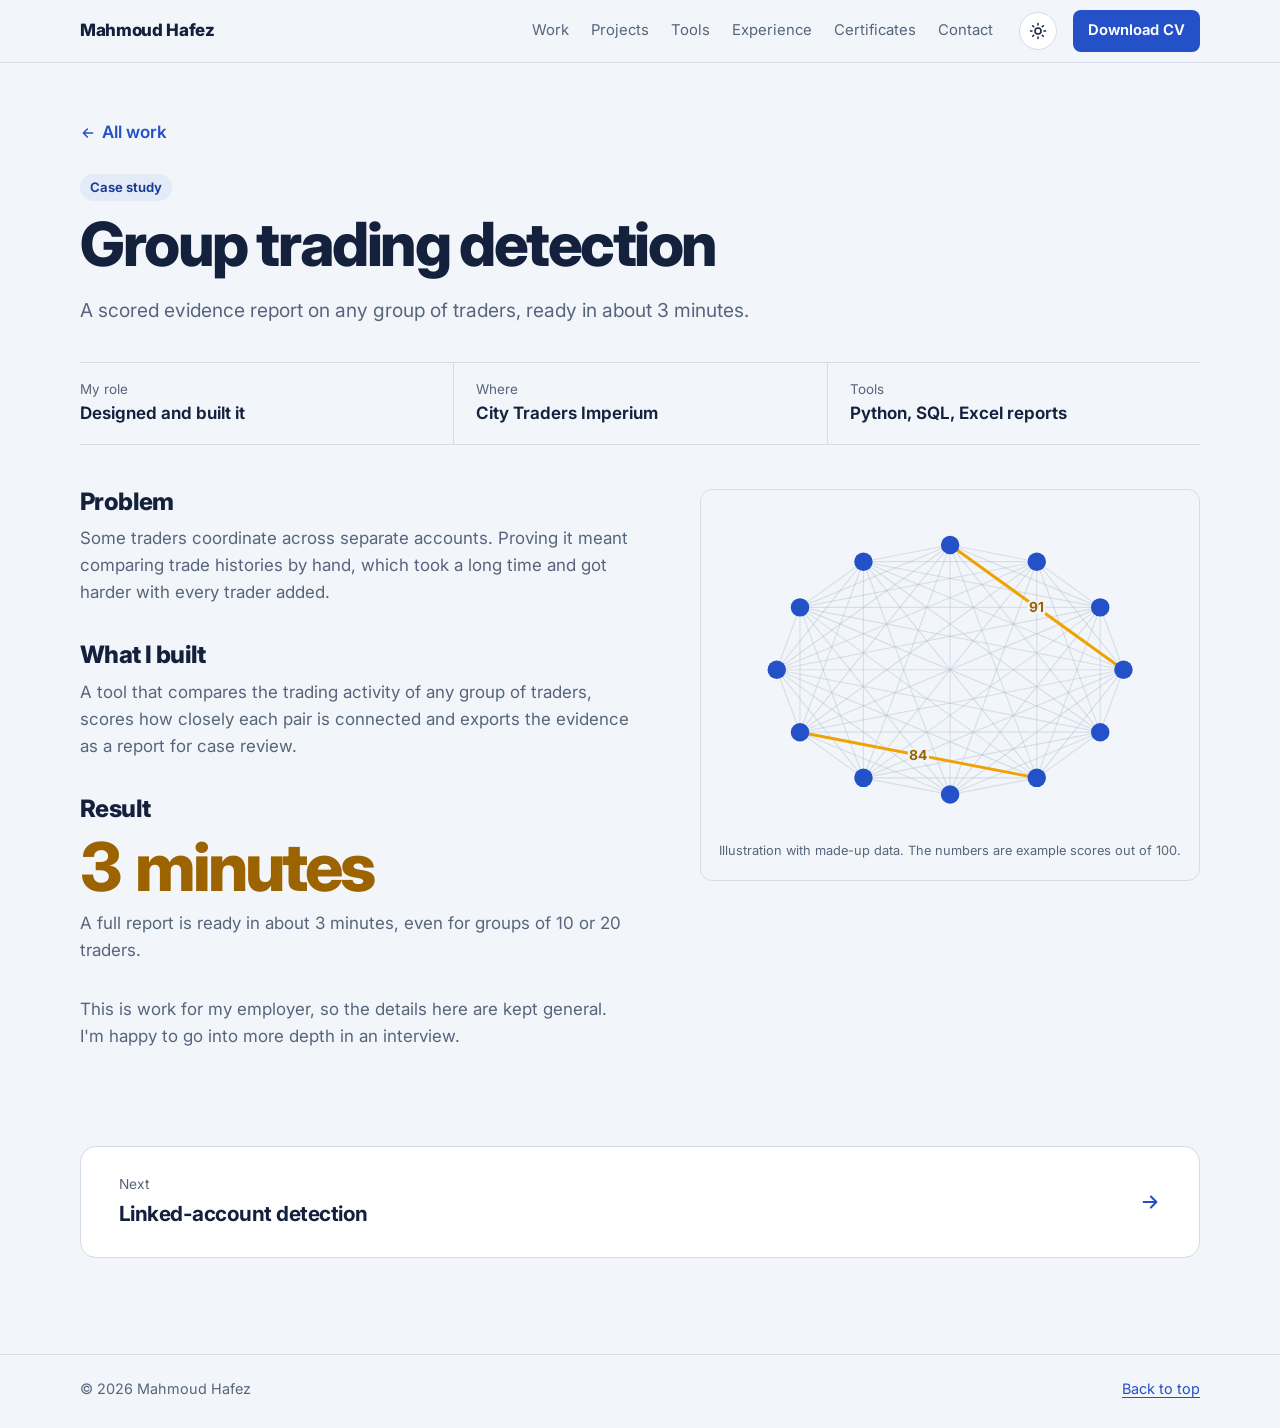
<file: projects/group-trading-detection.html>
<!doctype html>
<html lang="en">
<head>
  <meta charset="utf-8">
  <meta name="viewport" content="width=device-width, initial-scale=1">
  <title>Group trading detection | Mahmoud Hafez</title>
  <meta name="description" content="A scored evidence report on any group of traders, ready in about 3 minutes.">
  <meta property="og:title" content="Group trading detection | Mahmoud Hafez">
  <meta property="og:description" content="A scored evidence report on any group of traders, ready in about 3 minutes.">
  <meta property="og:type" content="website">
  <link rel="icon" href="../images/logo.png">
  <script>
    (function () {
      var d = document.documentElement;
      d.classList.add('js');
      var t = null;
      try { t = localStorage.getItem('theme'); } catch (e) {}
      if (!t) t = window.matchMedia('(prefers-color-scheme: dark)').matches ? 'dark' : 'light';
      d.dataset.theme = t;
    })();
  </script>
  <link rel="preconnect" href="https://fonts.googleapis.com">
  <link rel="preconnect" href="https://fonts.gstatic.com" crossorigin>
  <link href="https://fonts.googleapis.com/css2?family=Inter:opsz,wght@14..32,400..800&display=swap" rel="stylesheet">
  <link rel="stylesheet" href="../css/site.css">
</head>
<body>
  <a class="skip" href="#main">Skip to content</a>
  <div class="progress" aria-hidden="true"></div>

  <header class="top">
    <div class="shell top-row">
      <a class="brand" href="../index.html">Mahmoud Hafez</a>
      <nav aria-label="Sections">
        <a href="../index.html#work">Work</a>
        <a href="../index.html#projects">Projects</a>
        <a href="../index.html#tools">Tools</a>
        <a href="../index.html#path">Experience</a>
        <a href="../index.html#certificates">Certificates</a>
        <a href="../index.html#contact">Contact</a>
      </nav>
      <button class="theme" id="theme" type="button" aria-label="Dark mode" aria-pressed="false">
        <svg class="sun" viewBox="0 0 24 24" fill="none" stroke="currentColor" stroke-width="2" stroke-linecap="round" aria-hidden="true"><circle cx="12" cy="12" r="4"/><path d="M12 2v2M12 20v2M2 12h2M20 12h2M4.9 4.9l1.4 1.4M17.7 17.7l1.4 1.4M4.9 19.1l1.4-1.4M17.7 6.3l1.4-1.4"/></svg>
        <svg class="moon" viewBox="0 0 24 24" fill="none" stroke="currentColor" stroke-width="2" stroke-linecap="round" stroke-linejoin="round" aria-hidden="true"><path d="M20 14.5A8 8 0 0 1 9.5 4a8 8 0 1 0 10.5 10.5z"/></svg>
      </button>
      <a class="cv" href="../assets/Mahmoud_Hafez_CV.pdf" download>Download CV</a>
    </div>
  </header>

  <main id="main">
    <section class="shell page-head">
      <a class="back" href="../index.html#work"><svg viewBox="0 0 24 24" fill="none" stroke="currentColor" stroke-width="2.2" stroke-linecap="round" stroke-linejoin="round" aria-hidden="true"><path d="M19 12H5M11 6l-6 6 6 6"/></svg>All work</a>
      <span class="role-tag" style="display:table">Case study</span>
      <h1>Group trading detection</h1>
      <p class="lede">A scored evidence report on any group of traders, ready in about 3 minutes.</p>
      <dl class="facts"><div><dt>My role</dt><dd>Designed and built it</dd></div><div><dt>Where</dt><dd>City Traders Imperium</dd></div><div><dt>Tools</dt><dd>Python, SQL, Excel reports</dd></div></dl>
    </section>

    <section class="shell block" style="padding-top:0">
      <div class="story">
        <div class="story-text" data-reveal>
          <section><h2>Problem</h2>
            <p>Some traders coordinate across separate accounts. Proving it meant comparing trade histories by hand, which took a long time and got harder with every trader added.</p></section>
          <section><h2>What I built</h2>
            <p>A tool that compares the trading activity of any group of traders, scores how closely each pair is connected and exports the evidence as a report for case review.</p></section>
          <section><h2>Result</h2>
            <strong class="bigresult">3 minutes</strong>
            <p>A full report is ready in about 3 minutes, even for groups of 10 or 20 traders.</p></section>
          <p class="confidential">This is work for my employer, so the details here are kept general. I'm happy to go into more depth in an interview.</p>
        </div>
        <div class="story-viz" data-reveal style="--d:.15s">
          <div class="case-viz"><svg data-net="group" role="img" aria-label="Illustration: twelve traders compared pair by pair, with three pairs standing out"></svg>
            <p class="viz-note">Illustration with made-up data. The numbers are example scores out of 100.</p></div>
        </div>
      </div>
    </section>

    <section class="shell" style="padding-bottom:clamp(56px,8vw,96px)">
      <a class="next" href="linked-account-detection.html">
        <span><small>Next</small><strong>Linked-account detection</strong></span>
        <svg viewBox="0 0 24 24" fill="none" stroke="currentColor" stroke-width="2.2" stroke-linecap="round" stroke-linejoin="round" aria-hidden="true"><path d="M5 12h14M13 6l6 6-6 6"/></svg>
      </a>
    </section>
  </main>

  <footer class="foot">
    <div class="shell foot-row">
      <span>© <span id="year">2026</span> Mahmoud Hafez</span>
      <a href="#main">Back to top</a>
    </div>
  </footer>

  <script src="../js/site.js"></script>
</body>
</html>
</file>
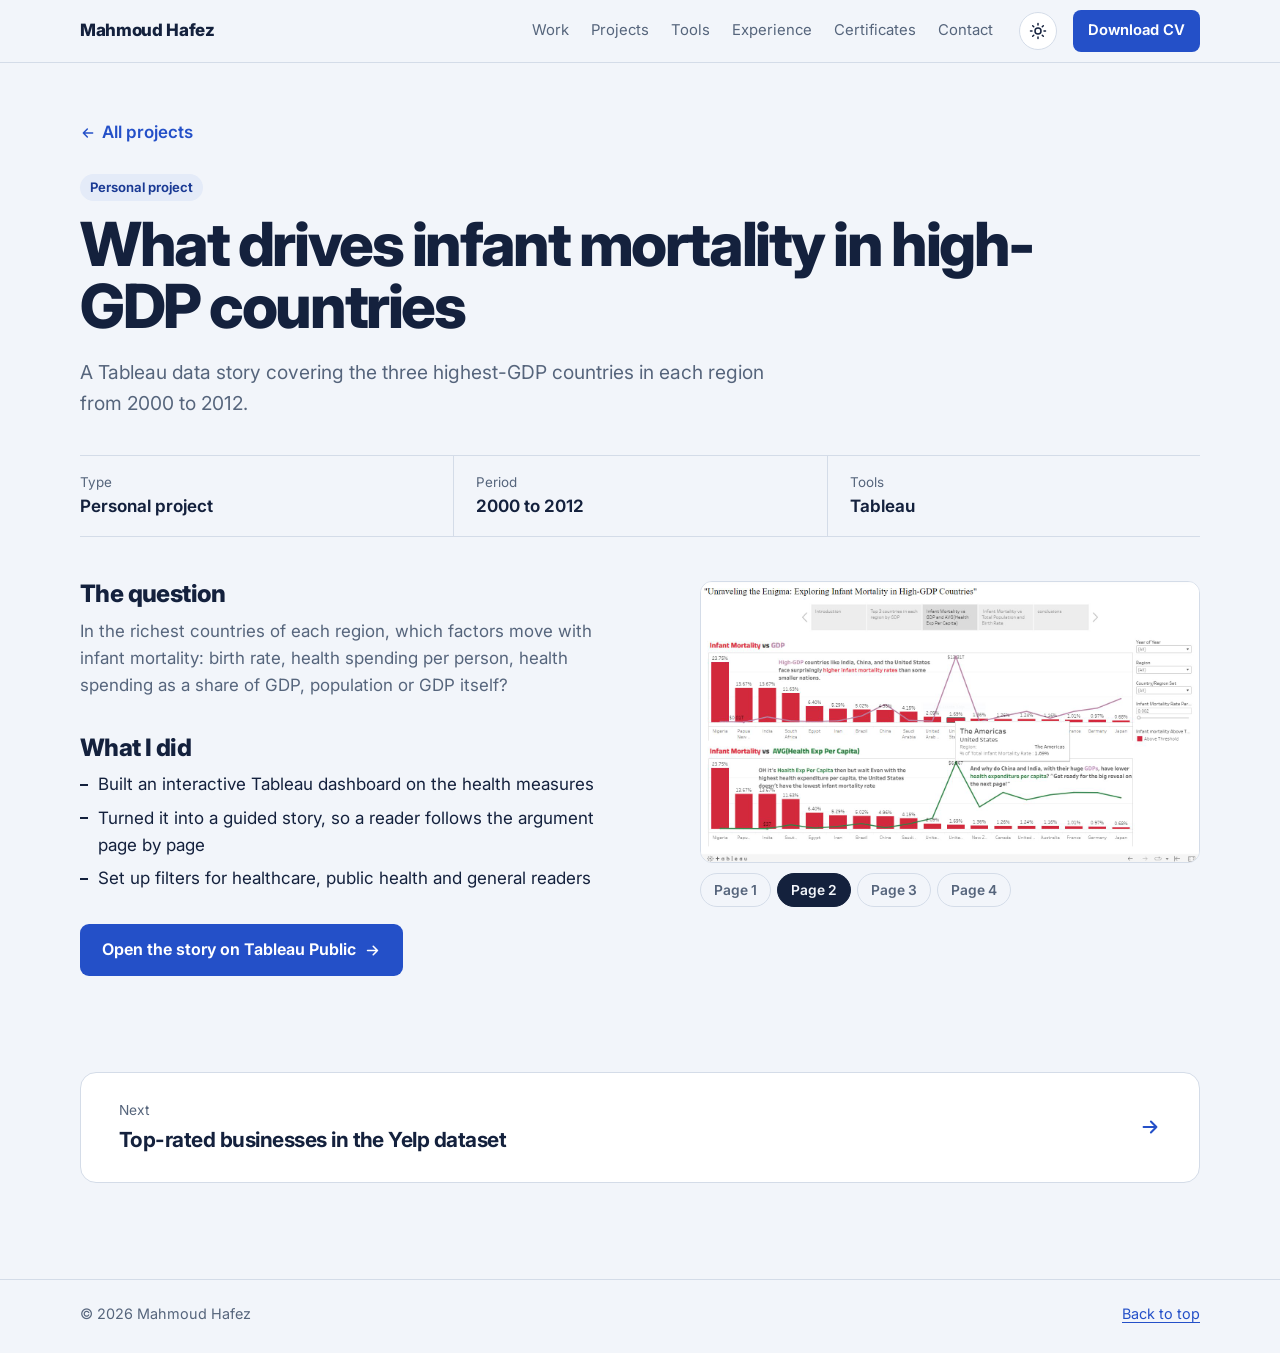
<file: projects/infant-mortality.html>
<!doctype html>
<html lang="en">
<head>
  <meta charset="utf-8">
  <meta name="viewport" content="width=device-width, initial-scale=1">
  <title>What drives infant mortality in high-GDP countries | Mahmoud Hafez</title>
  <meta name="description" content="A Tableau data story covering the three highest-GDP countries in each region from 2000 to 2012.">
  <meta property="og:title" content="What drives infant mortality in high-GDP countries | Mahmoud Hafez">
  <meta property="og:description" content="A Tableau data story covering the three highest-GDP countries in each region from 2000 to 2012.">
  <meta property="og:type" content="website">
  <link rel="icon" href="../images/logo.png">
  <script>
    (function () {
      var d = document.documentElement;
      d.classList.add('js');
      var t = null;
      try { t = localStorage.getItem('theme'); } catch (e) {}
      if (!t) t = window.matchMedia('(prefers-color-scheme: dark)').matches ? 'dark' : 'light';
      d.dataset.theme = t;
    })();
  </script>
  <link rel="preconnect" href="https://fonts.googleapis.com">
  <link rel="preconnect" href="https://fonts.gstatic.com" crossorigin>
  <link href="https://fonts.googleapis.com/css2?family=Inter:opsz,wght@14..32,400..800&display=swap" rel="stylesheet">
  <link rel="stylesheet" href="../css/site.css">
</head>
<body>
  <a class="skip" href="#main">Skip to content</a>
  <div class="progress" aria-hidden="true"></div>

  <header class="top">
    <div class="shell top-row">
      <a class="brand" href="../index.html">Mahmoud Hafez</a>
      <nav aria-label="Sections">
        <a href="../index.html#work">Work</a>
        <a href="../index.html#projects">Projects</a>
        <a href="../index.html#tools">Tools</a>
        <a href="../index.html#path">Experience</a>
        <a href="../index.html#certificates">Certificates</a>
        <a href="../index.html#contact">Contact</a>
      </nav>
      <button class="theme" id="theme" type="button" aria-label="Dark mode" aria-pressed="false">
        <svg class="sun" viewBox="0 0 24 24" fill="none" stroke="currentColor" stroke-width="2" stroke-linecap="round" aria-hidden="true"><circle cx="12" cy="12" r="4"/><path d="M12 2v2M12 20v2M2 12h2M20 12h2M4.9 4.9l1.4 1.4M17.7 17.7l1.4 1.4M4.9 19.1l1.4-1.4M17.7 6.3l1.4-1.4"/></svg>
        <svg class="moon" viewBox="0 0 24 24" fill="none" stroke="currentColor" stroke-width="2" stroke-linecap="round" stroke-linejoin="round" aria-hidden="true"><path d="M20 14.5A8 8 0 0 1 9.5 4a8 8 0 1 0 10.5 10.5z"/></svg>
      </button>
      <a class="cv" href="../assets/Mahmoud_Hafez_CV.pdf" download>Download CV</a>
    </div>
  </header>

  <main id="main">
    <section class="shell page-head">
      <a class="back" href="../index.html#projects"><svg viewBox="0 0 24 24" fill="none" stroke="currentColor" stroke-width="2.2" stroke-linecap="round" stroke-linejoin="round" aria-hidden="true"><path d="M19 12H5M11 6l-6 6 6 6"/></svg>All projects</a>
      <span class="role-tag" style="display:table">Personal project</span>
      <h1>What drives infant mortality in high-GDP countries</h1>
      <p class="lede">A Tableau data story covering the three highest-GDP countries in each region from 2000 to 2012.</p>
      <dl class="facts"><div><dt>Type</dt><dd>Personal project</dd></div><div><dt>Period</dt><dd>2000 to 2012</dd></div><div><dt>Tools</dt><dd>Tableau</dd></div></dl>
    </section>

    <section class="shell block" style="padding-top:0">
      <div class="story">
        <div class="story-text" data-reveal>
          <section><h2>The question</h2>
            <p>In the richest countries of each region, which factors move with infant mortality: birth rate, health spending per person, health spending as a share of GDP, population or GDP itself?</p></section>
          <section><h2>What I did</h2>
            <ul class="ticks">
              <li>Built an interactive Tableau dashboard on the health measures</li>
              <li>Turned it into a guided story, so a reader follows the argument page by page</li>
              <li>Set up filters for healthcare, public health and general readers</li>
            </ul></section>
          <p><a class="btn btn-solid" href="https://public.tableau.com/app/profile/mahmoud.hafez6387/viz/InfantMortalityDatastory/Story1">Open the story on Tableau Public <svg viewBox="0 0 24 24" fill="none" stroke="currentColor" stroke-width="2.2" stroke-linecap="round" stroke-linejoin="round" aria-hidden="true"><path d="M5 12h14M13 6l6 6-6 6"/></svg></a></p>
        </div>
        <div class="story-viz" data-reveal style="--d:.15s">
          <div data-viewer>
          <div class="stage"><img src="../images/Projects/Infant_Mortality/Infant_Mortality-2.JPG" alt="Infant mortality data story, page 2"></div>
          <div class="tabs" role="group" aria-label="Story pages">
            <button type="button" aria-pressed="false" data-src="../images/Projects/Infant_Mortality/Infant_Mortality-1.JPG" data-alt="Infant mortality data story, page 1">Page 1</button>
            <button type="button" aria-pressed="true" data-src="../images/Projects/Infant_Mortality/Infant_Mortality-2.JPG" data-alt="Infant mortality data story, page 2">Page 2</button>
            <button type="button" aria-pressed="false" data-src="../images/Projects/Infant_Mortality/Infant_Mortality-3.JPG" data-alt="Infant mortality data story, page 3">Page 3</button>
            <button type="button" aria-pressed="false" data-src="../images/Projects/Infant_Mortality/Infant_Mortality-4.JPG" data-alt="Infant mortality data story, page 4">Page 4</button>
          </div>
        </div>
        </div>
      </div>
    </section>

    <section class="shell" style="padding-bottom:clamp(56px,8vw,96px)">
      <a class="next" href="yelp-analysis.html">
        <span><small>Next</small><strong>Top-rated businesses in the Yelp dataset</strong></span>
        <svg viewBox="0 0 24 24" fill="none" stroke="currentColor" stroke-width="2.2" stroke-linecap="round" stroke-linejoin="round" aria-hidden="true"><path d="M5 12h14M13 6l6 6-6 6"/></svg>
      </a>
    </section>
  </main>

  <footer class="foot">
    <div class="shell foot-row">
      <span>© <span id="year">2026</span> Mahmoud Hafez</span>
      <a href="#main">Back to top</a>
    </div>
  </footer>

  <script src="../js/site.js"></script>
</body>
</html>
</file>
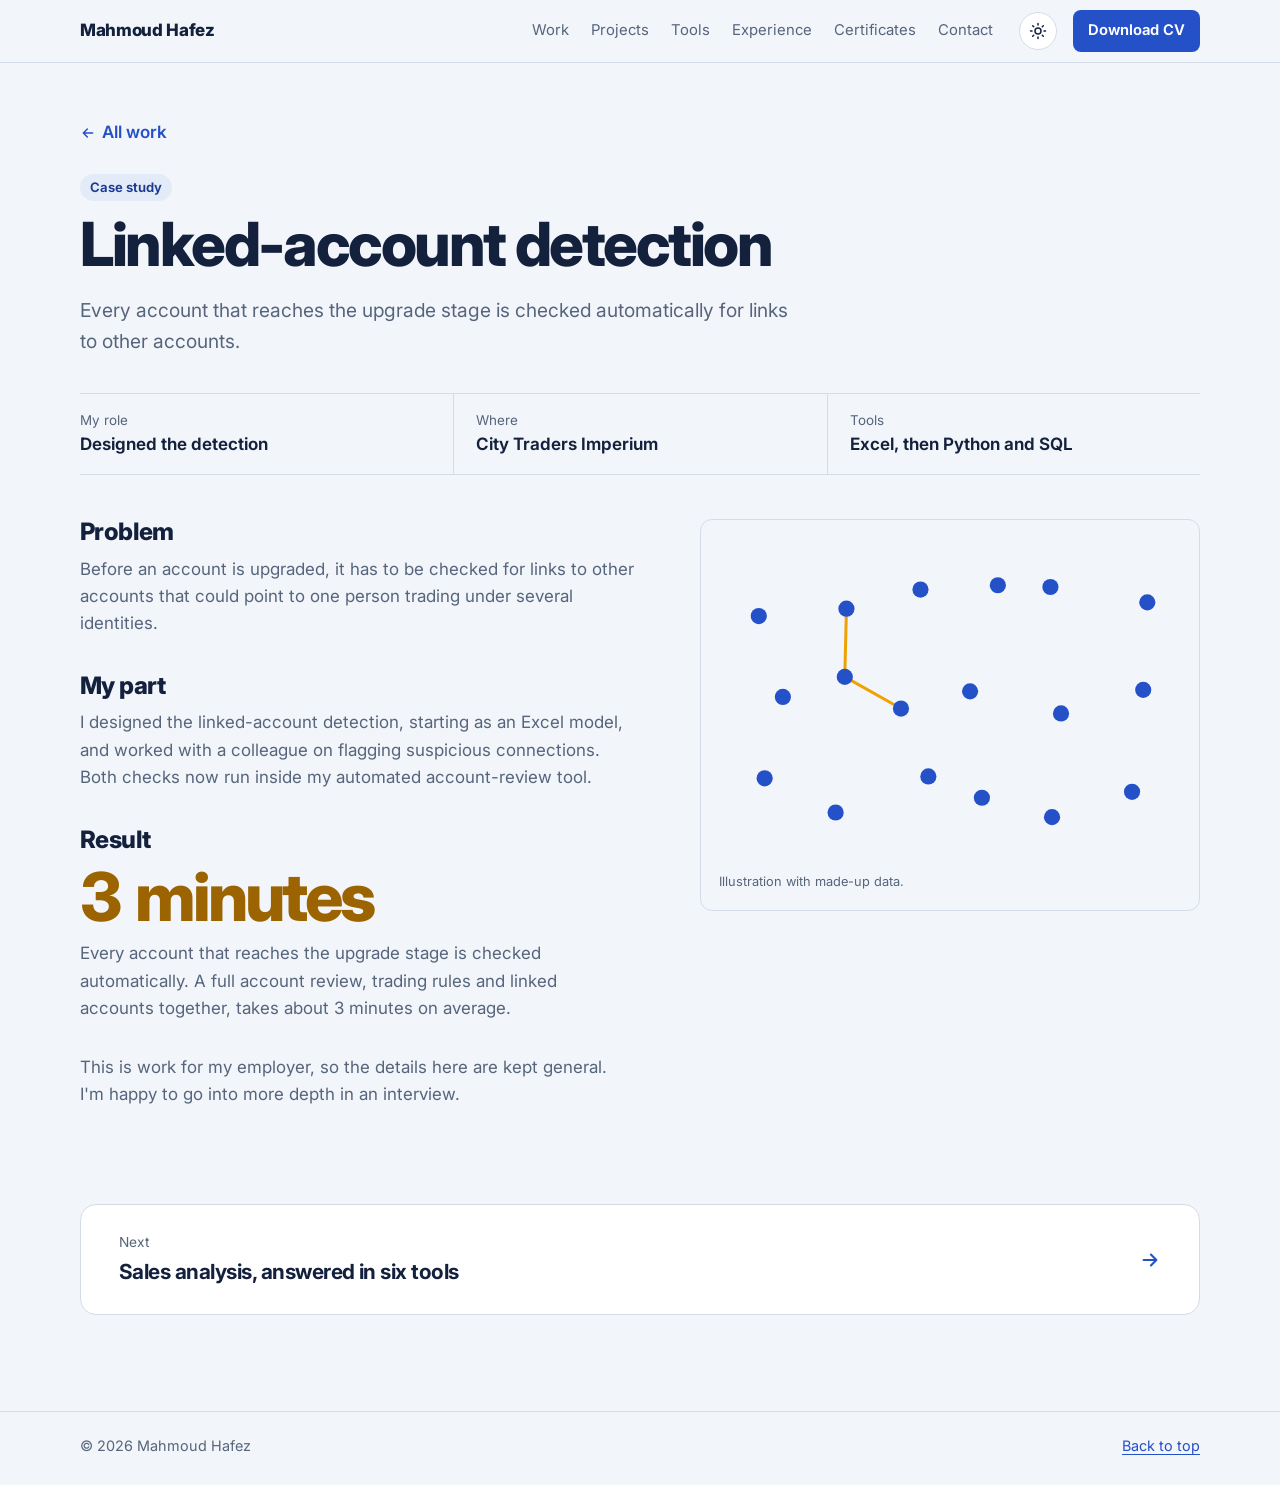
<file: projects/linked-account-detection.html>
<!doctype html>
<html lang="en">
<head>
  <meta charset="utf-8">
  <meta name="viewport" content="width=device-width, initial-scale=1">
  <title>Linked-account detection | Mahmoud Hafez</title>
  <meta name="description" content="Every account that reaches the upgrade stage is checked automatically for links to other accounts.">
  <meta property="og:title" content="Linked-account detection | Mahmoud Hafez">
  <meta property="og:description" content="Every account that reaches the upgrade stage is checked automatically for links to other accounts.">
  <meta property="og:type" content="website">
  <link rel="icon" href="../images/logo.png">
  <script>
    (function () {
      var d = document.documentElement;
      d.classList.add('js');
      var t = null;
      try { t = localStorage.getItem('theme'); } catch (e) {}
      if (!t) t = window.matchMedia('(prefers-color-scheme: dark)').matches ? 'dark' : 'light';
      d.dataset.theme = t;
    })();
  </script>
  <link rel="preconnect" href="https://fonts.googleapis.com">
  <link rel="preconnect" href="https://fonts.gstatic.com" crossorigin>
  <link href="https://fonts.googleapis.com/css2?family=Inter:opsz,wght@14..32,400..800&display=swap" rel="stylesheet">
  <link rel="stylesheet" href="../css/site.css">
</head>
<body>
  <a class="skip" href="#main">Skip to content</a>
  <div class="progress" aria-hidden="true"></div>

  <header class="top">
    <div class="shell top-row">
      <a class="brand" href="../index.html">Mahmoud Hafez</a>
      <nav aria-label="Sections">
        <a href="../index.html#work">Work</a>
        <a href="../index.html#projects">Projects</a>
        <a href="../index.html#tools">Tools</a>
        <a href="../index.html#path">Experience</a>
        <a href="../index.html#certificates">Certificates</a>
        <a href="../index.html#contact">Contact</a>
      </nav>
      <button class="theme" id="theme" type="button" aria-label="Dark mode" aria-pressed="false">
        <svg class="sun" viewBox="0 0 24 24" fill="none" stroke="currentColor" stroke-width="2" stroke-linecap="round" aria-hidden="true"><circle cx="12" cy="12" r="4"/><path d="M12 2v2M12 20v2M2 12h2M20 12h2M4.9 4.9l1.4 1.4M17.7 17.7l1.4 1.4M4.9 19.1l1.4-1.4M17.7 6.3l1.4-1.4"/></svg>
        <svg class="moon" viewBox="0 0 24 24" fill="none" stroke="currentColor" stroke-width="2" stroke-linecap="round" stroke-linejoin="round" aria-hidden="true"><path d="M20 14.5A8 8 0 0 1 9.5 4a8 8 0 1 0 10.5 10.5z"/></svg>
      </button>
      <a class="cv" href="../assets/Mahmoud_Hafez_CV.pdf" download>Download CV</a>
    </div>
  </header>

  <main id="main">
    <section class="shell page-head">
      <a class="back" href="../index.html#work"><svg viewBox="0 0 24 24" fill="none" stroke="currentColor" stroke-width="2.2" stroke-linecap="round" stroke-linejoin="round" aria-hidden="true"><path d="M19 12H5M11 6l-6 6 6 6"/></svg>All work</a>
      <span class="role-tag" style="display:table">Case study</span>
      <h1>Linked-account detection</h1>
      <p class="lede">Every account that reaches the upgrade stage is checked automatically for links to other accounts.</p>
      <dl class="facts"><div><dt>My role</dt><dd>Designed the detection</dd></div><div><dt>Where</dt><dd>City Traders Imperium</dd></div><div><dt>Tools</dt><dd>Excel, then Python and SQL</dd></div></dl>
    </section>

    <section class="shell block" style="padding-top:0">
      <div class="story">
        <div class="story-text" data-reveal>
          <section><h2>Problem</h2>
            <p>Before an account is upgraded, it has to be checked for links to other accounts that could point to one person trading under several identities.</p></section>
          <section><h2>My part</h2>
            <p>I designed the linked-account detection, starting as an Excel model, and worked with a colleague on flagging suspicious connections. Both checks now run inside my automated account-review tool.</p></section>
          <section><h2>Result</h2>
            <strong class="bigresult">3 minutes</strong>
            <p>Every account that reaches the upgrade stage is checked automatically. A full account review, trading rules and linked accounts together, takes about 3 minutes on average.</p></section>
          <p class="confidential">This is work for my employer, so the details here are kept general. I'm happy to go into more depth in an interview.</p>
        </div>
        <div class="story-viz" data-reveal style="--d:.15s">
          <div class="case-viz"><svg data-net="linked" role="img" aria-label="Illustration: a set of accounts where a few turn out to be connected"></svg>
            <p class="viz-note">Illustration with made-up data.</p></div>
        </div>
      </div>
    </section>

    <section class="shell" style="padding-bottom:clamp(56px,8vw,96px)">
      <a class="next" href="sales-analysis.html">
        <span><small>Next</small><strong>Sales analysis, answered in six tools</strong></span>
        <svg viewBox="0 0 24 24" fill="none" stroke="currentColor" stroke-width="2.2" stroke-linecap="round" stroke-linejoin="round" aria-hidden="true"><path d="M5 12h14M13 6l6 6-6 6"/></svg>
      </a>
    </section>
  </main>

  <footer class="foot">
    <div class="shell foot-row">
      <span>© <span id="year">2026</span> Mahmoud Hafez</span>
      <a href="#main">Back to top</a>
    </div>
  </footer>

  <script src="../js/site.js"></script>
</body>
</html>
</file>
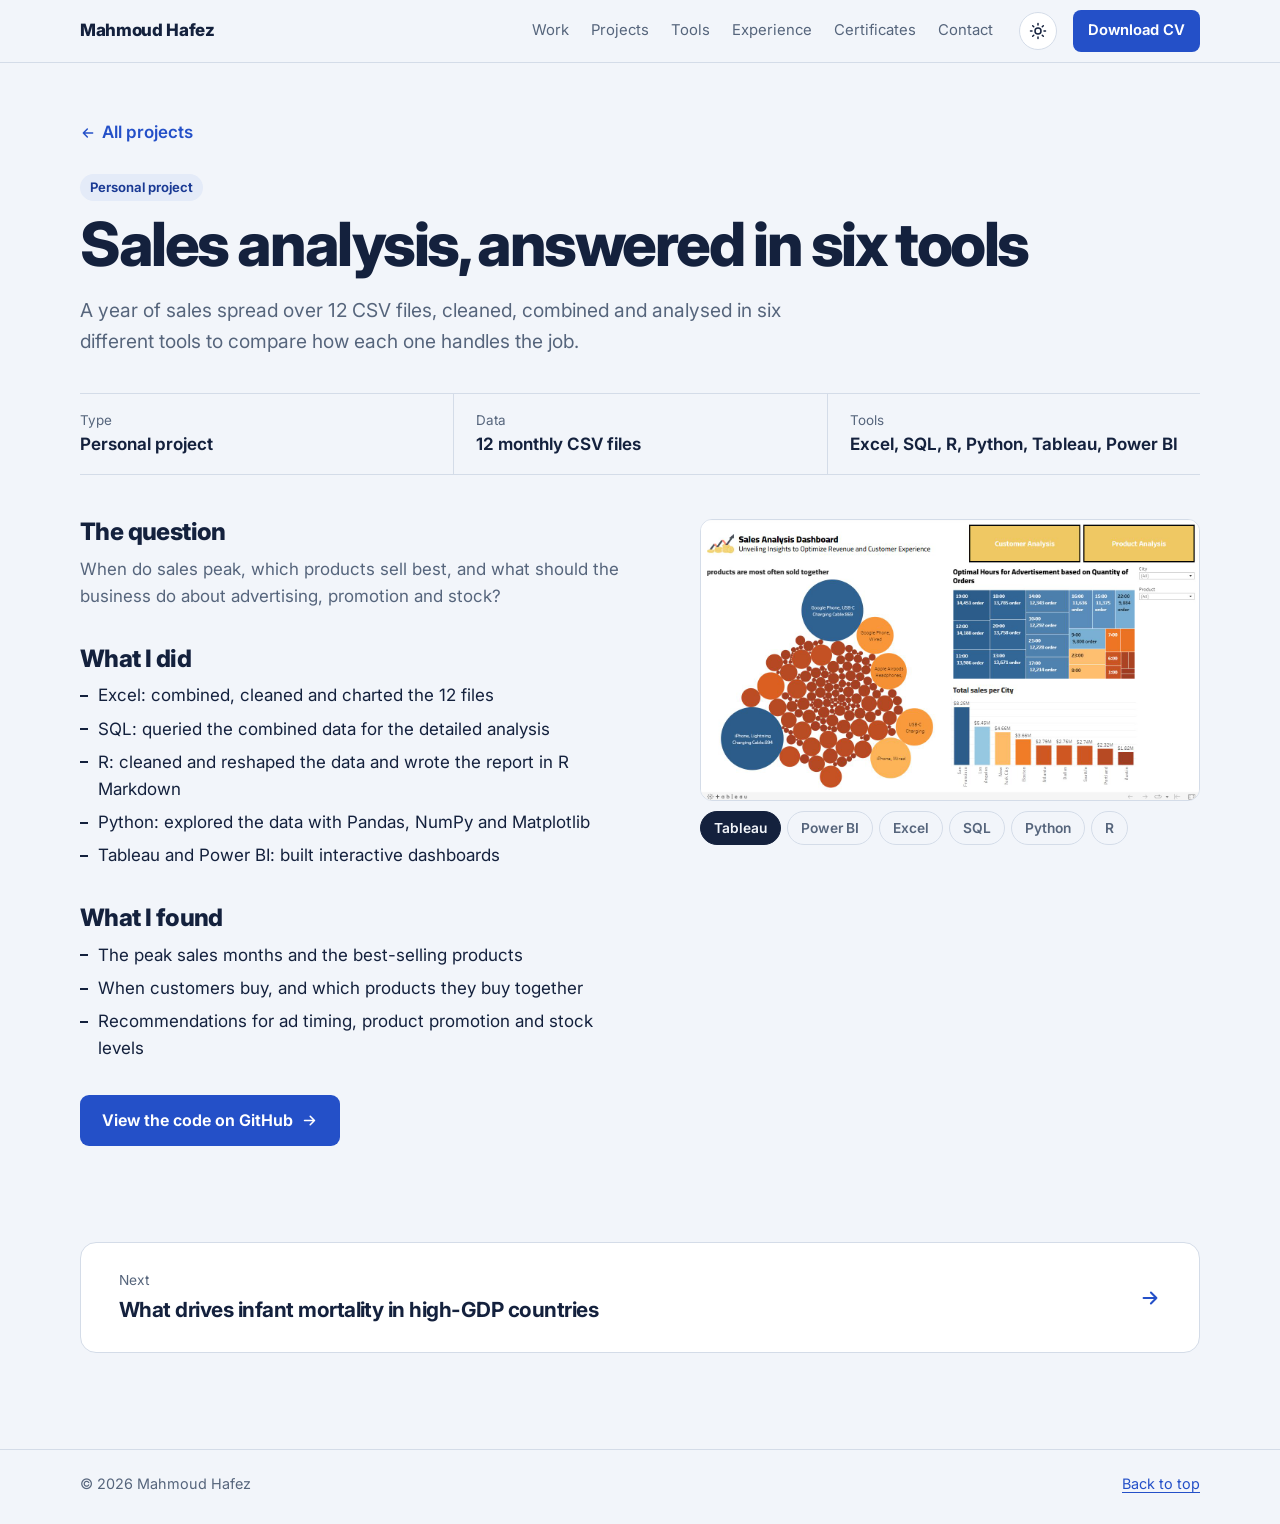
<file: projects/sales-analysis.html>
<!doctype html>
<html lang="en">
<head>
  <meta charset="utf-8">
  <meta name="viewport" content="width=device-width, initial-scale=1">
  <title>Sales analysis, answered in six tools | Mahmoud Hafez</title>
  <meta name="description" content="A year of sales spread over 12 CSV files, cleaned, combined and analysed in six different tools to compare how each one handles the job.">
  <meta property="og:title" content="Sales analysis, answered in six tools | Mahmoud Hafez">
  <meta property="og:description" content="A year of sales spread over 12 CSV files, cleaned, combined and analysed in six different tools to compare how each one handles the job.">
  <meta property="og:type" content="website">
  <link rel="icon" href="../images/logo.png">
  <script>
    (function () {
      var d = document.documentElement;
      d.classList.add('js');
      var t = null;
      try { t = localStorage.getItem('theme'); } catch (e) {}
      if (!t) t = window.matchMedia('(prefers-color-scheme: dark)').matches ? 'dark' : 'light';
      d.dataset.theme = t;
    })();
  </script>
  <link rel="preconnect" href="https://fonts.googleapis.com">
  <link rel="preconnect" href="https://fonts.gstatic.com" crossorigin>
  <link href="https://fonts.googleapis.com/css2?family=Inter:opsz,wght@14..32,400..800&display=swap" rel="stylesheet">
  <link rel="stylesheet" href="../css/site.css">
</head>
<body>
  <a class="skip" href="#main">Skip to content</a>
  <div class="progress" aria-hidden="true"></div>

  <header class="top">
    <div class="shell top-row">
      <a class="brand" href="../index.html">Mahmoud Hafez</a>
      <nav aria-label="Sections">
        <a href="../index.html#work">Work</a>
        <a href="../index.html#projects">Projects</a>
        <a href="../index.html#tools">Tools</a>
        <a href="../index.html#path">Experience</a>
        <a href="../index.html#certificates">Certificates</a>
        <a href="../index.html#contact">Contact</a>
      </nav>
      <button class="theme" id="theme" type="button" aria-label="Dark mode" aria-pressed="false">
        <svg class="sun" viewBox="0 0 24 24" fill="none" stroke="currentColor" stroke-width="2" stroke-linecap="round" aria-hidden="true"><circle cx="12" cy="12" r="4"/><path d="M12 2v2M12 20v2M2 12h2M20 12h2M4.9 4.9l1.4 1.4M17.7 17.7l1.4 1.4M4.9 19.1l1.4-1.4M17.7 6.3l1.4-1.4"/></svg>
        <svg class="moon" viewBox="0 0 24 24" fill="none" stroke="currentColor" stroke-width="2" stroke-linecap="round" stroke-linejoin="round" aria-hidden="true"><path d="M20 14.5A8 8 0 0 1 9.5 4a8 8 0 1 0 10.5 10.5z"/></svg>
      </button>
      <a class="cv" href="../assets/Mahmoud_Hafez_CV.pdf" download>Download CV</a>
    </div>
  </header>

  <main id="main">
    <section class="shell page-head">
      <a class="back" href="../index.html#projects"><svg viewBox="0 0 24 24" fill="none" stroke="currentColor" stroke-width="2.2" stroke-linecap="round" stroke-linejoin="round" aria-hidden="true"><path d="M19 12H5M11 6l-6 6 6 6"/></svg>All projects</a>
      <span class="role-tag" style="display:table">Personal project</span>
      <h1>Sales analysis, answered in six tools</h1>
      <p class="lede">A year of sales spread over 12 CSV files, cleaned, combined and analysed in six different tools to compare how each one handles the job.</p>
      <dl class="facts"><div><dt>Type</dt><dd>Personal project</dd></div><div><dt>Data</dt><dd>12 monthly CSV files</dd></div><div><dt>Tools</dt><dd>Excel, SQL, R, Python, Tableau, Power BI</dd></div></dl>
    </section>

    <section class="shell block" style="padding-top:0">
      <div class="story">
        <div class="story-text" data-reveal>
          <section><h2>The question</h2>
            <p>When do sales peak, which products sell best, and what should the business do about advertising, promotion and stock?</p></section>
          <section><h2>What I did</h2>
            <ul class="ticks">
              <li>Excel: combined, cleaned and charted the 12 files</li>
              <li>SQL: queried the combined data for the detailed analysis</li>
              <li>R: cleaned and reshaped the data and wrote the report in R Markdown</li>
              <li>Python: explored the data with Pandas, NumPy and Matplotlib</li>
              <li>Tableau and Power BI: built interactive dashboards</li>
            </ul></section>
          <section><h2>What I found</h2>
            <ul class="ticks">
              <li>The peak sales months and the best-selling products</li>
              <li>When customers buy, and which products they buy together</li>
              <li>Recommendations for ad timing, product promotion and stock levels</li>
            </ul></section>
          <p><a class="btn btn-solid" href="https://github.com/HafezTheAnalyst/Sales_analysis">View the code on GitHub <svg viewBox="0 0 24 24" fill="none" stroke="currentColor" stroke-width="2.2" stroke-linecap="round" stroke-linejoin="round" aria-hidden="true"><path d="M5 12h14M13 6l6 6-6 6"/></svg></a></p>
        </div>
        <div class="story-viz" data-reveal style="--d:.15s">
          <div data-viewer>
          <div class="stage"><img src="../images/Projects/Sales_analysis/Sales_anlysis_Tableau.JPG" alt="Sales analysis dashboard built in Tableau"></div>
          <div class="tabs" role="group" aria-label="Sales analysis by tool">
            <button type="button" aria-pressed="true" data-src="../images/Projects/Sales_analysis/Sales_anlysis_Tableau.JPG" data-alt="Sales analysis dashboard built in Tableau">Tableau</button>
            <button type="button" aria-pressed="false" data-src="../images/Projects/Sales_analysis/Sales_anlysis_PowerBi.JPG" data-alt="Sales analysis dashboard built in Power BI">Power BI</button>
            <button type="button" aria-pressed="false" data-src="../images/Projects/Sales_analysis/Sales_anlysis_excel.JPG" data-alt="Sales analysis workbook in Excel">Excel</button>
            <button type="button" aria-pressed="false" data-src="../images/Projects/Sales_analysis/Sales_anlysis_Sql.JPG" data-alt="Sales analysis SQL queries">SQL</button>
            <button type="button" aria-pressed="false" data-src="../images/Projects/Sales_analysis/Sales_anlysis_Python.JPG" data-alt="Sales analysis notebook in Python">Python</button>
            <button type="button" aria-pressed="false" data-src="../images/Projects/Sales_analysis/Sales_anlysis_R.JPG" data-alt="Sales analysis report in R">R</button>
          </div>
        </div>
        </div>
      </div>
    </section>

    <section class="shell" style="padding-bottom:clamp(56px,8vw,96px)">
      <a class="next" href="infant-mortality.html">
        <span><small>Next</small><strong>What drives infant mortality in high-GDP countries</strong></span>
        <svg viewBox="0 0 24 24" fill="none" stroke="currentColor" stroke-width="2.2" stroke-linecap="round" stroke-linejoin="round" aria-hidden="true"><path d="M5 12h14M13 6l6 6-6 6"/></svg>
      </a>
    </section>
  </main>

  <footer class="foot">
    <div class="shell foot-row">
      <span>© <span id="year">2026</span> Mahmoud Hafez</span>
      <a href="#main">Back to top</a>
    </div>
  </footer>

  <script src="../js/site.js"></script>
</body>
</html>
</file>
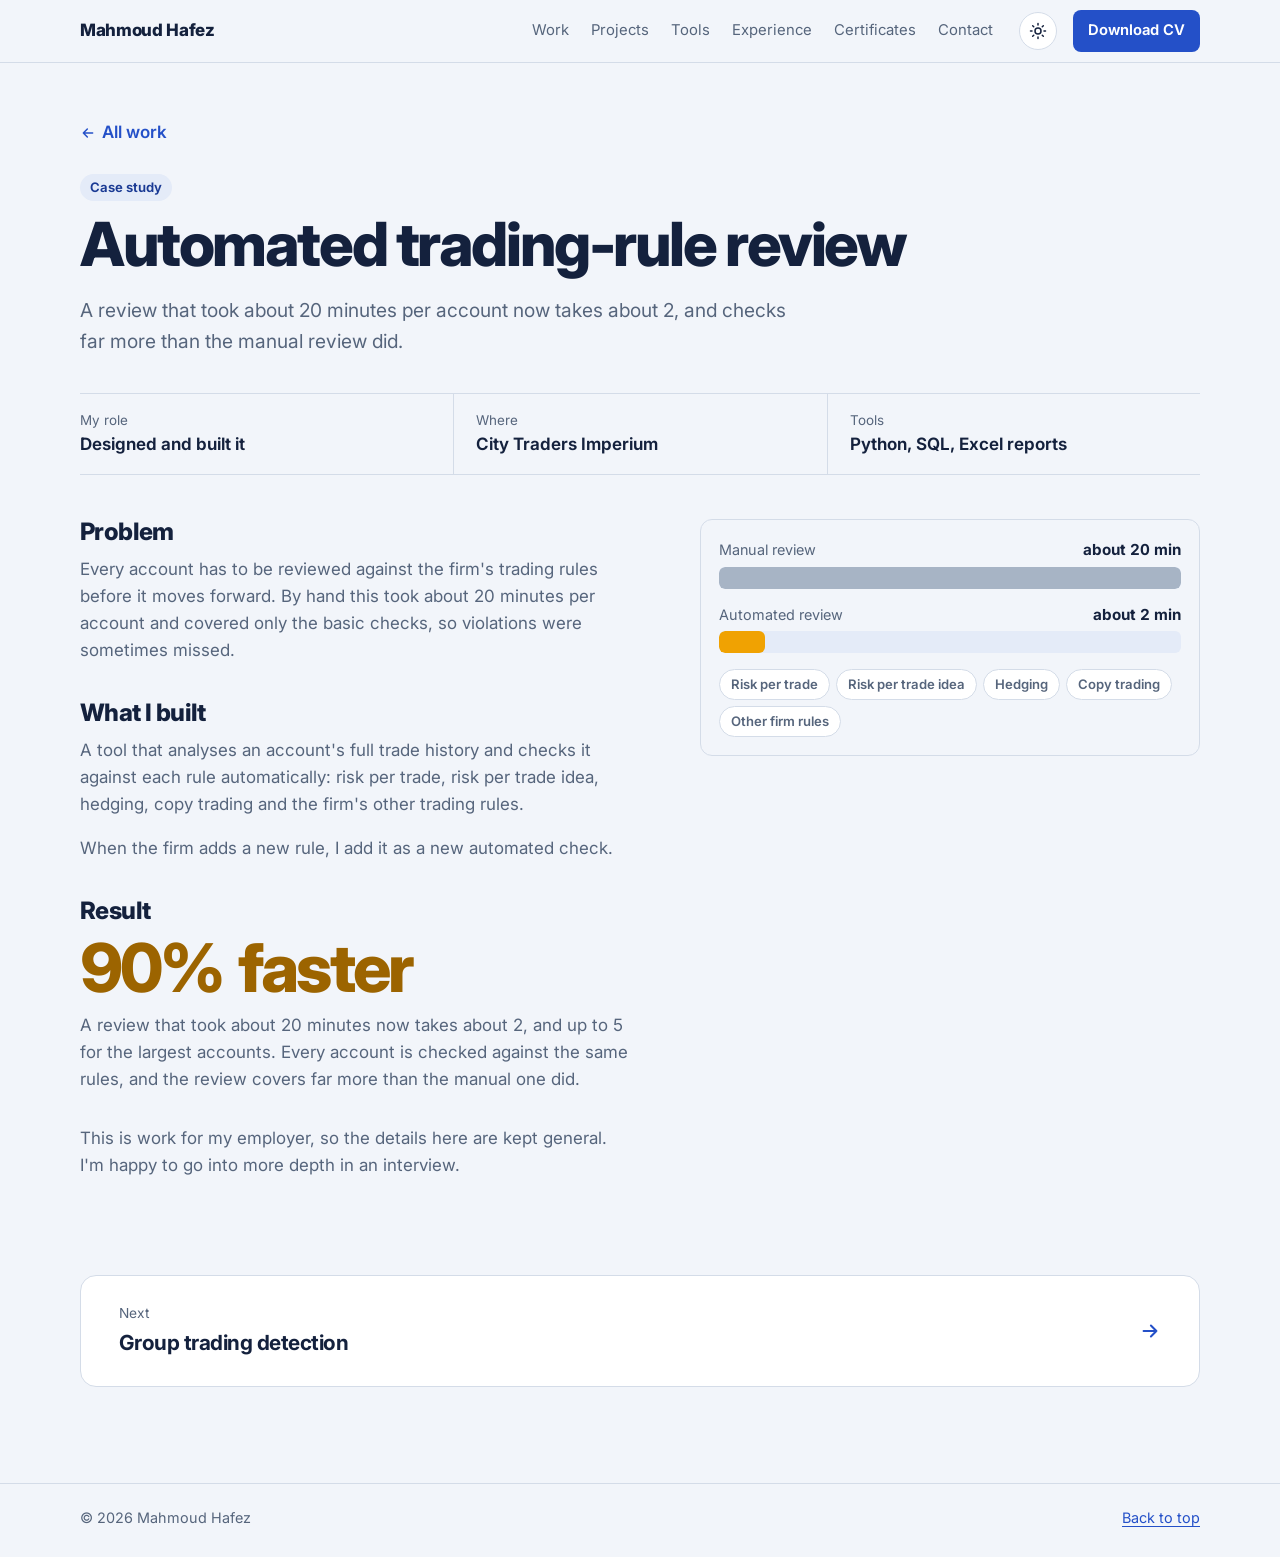
<file: projects/trading-rule-review.html>
<!doctype html>
<html lang="en">
<head>
  <meta charset="utf-8">
  <meta name="viewport" content="width=device-width, initial-scale=1">
  <title>Automated trading-rule review | Mahmoud Hafez</title>
  <meta name="description" content="A review that took about 20 minutes per account now takes about 2, and checks far more than the manual review did.">
  <meta property="og:title" content="Automated trading-rule review | Mahmoud Hafez">
  <meta property="og:description" content="A review that took about 20 minutes per account now takes about 2, and checks far more than the manual review did.">
  <meta property="og:type" content="website">
  <link rel="icon" href="../images/logo.png">
  <script>
    (function () {
      var d = document.documentElement;
      d.classList.add('js');
      var t = null;
      try { t = localStorage.getItem('theme'); } catch (e) {}
      if (!t) t = window.matchMedia('(prefers-color-scheme: dark)').matches ? 'dark' : 'light';
      d.dataset.theme = t;
    })();
  </script>
  <link rel="preconnect" href="https://fonts.googleapis.com">
  <link rel="preconnect" href="https://fonts.gstatic.com" crossorigin>
  <link href="https://fonts.googleapis.com/css2?family=Inter:opsz,wght@14..32,400..800&display=swap" rel="stylesheet">
  <link rel="stylesheet" href="../css/site.css">
</head>
<body>
  <a class="skip" href="#main">Skip to content</a>
  <div class="progress" aria-hidden="true"></div>

  <header class="top">
    <div class="shell top-row">
      <a class="brand" href="../index.html">Mahmoud Hafez</a>
      <nav aria-label="Sections">
        <a href="../index.html#work">Work</a>
        <a href="../index.html#projects">Projects</a>
        <a href="../index.html#tools">Tools</a>
        <a href="../index.html#path">Experience</a>
        <a href="../index.html#certificates">Certificates</a>
        <a href="../index.html#contact">Contact</a>
      </nav>
      <button class="theme" id="theme" type="button" aria-label="Dark mode" aria-pressed="false">
        <svg class="sun" viewBox="0 0 24 24" fill="none" stroke="currentColor" stroke-width="2" stroke-linecap="round" aria-hidden="true"><circle cx="12" cy="12" r="4"/><path d="M12 2v2M12 20v2M2 12h2M20 12h2M4.9 4.9l1.4 1.4M17.7 17.7l1.4 1.4M4.9 19.1l1.4-1.4M17.7 6.3l1.4-1.4"/></svg>
        <svg class="moon" viewBox="0 0 24 24" fill="none" stroke="currentColor" stroke-width="2" stroke-linecap="round" stroke-linejoin="round" aria-hidden="true"><path d="M20 14.5A8 8 0 0 1 9.5 4a8 8 0 1 0 10.5 10.5z"/></svg>
      </button>
      <a class="cv" href="../assets/Mahmoud_Hafez_CV.pdf" download>Download CV</a>
    </div>
  </header>

  <main id="main">
    <section class="shell page-head">
      <a class="back" href="../index.html#work"><svg viewBox="0 0 24 24" fill="none" stroke="currentColor" stroke-width="2.2" stroke-linecap="round" stroke-linejoin="round" aria-hidden="true"><path d="M19 12H5M11 6l-6 6 6 6"/></svg>All work</a>
      <span class="role-tag" style="display:table">Case study</span>
      <h1>Automated trading-rule review</h1>
      <p class="lede">A review that took about 20 minutes per account now takes about 2, and checks far more than the manual review did.</p>
      <dl class="facts"><div><dt>My role</dt><dd>Designed and built it</dd></div><div><dt>Where</dt><dd>City Traders Imperium</dd></div><div><dt>Tools</dt><dd>Python, SQL, Excel reports</dd></div></dl>
    </section>

    <section class="shell block" style="padding-top:0">
      <div class="story">
        <div class="story-text" data-reveal>
          <section><h2>Problem</h2>
            <p>Every account has to be reviewed against the firm's trading rules before it moves forward. By hand this took about 20 minutes per account and covered only the basic checks, so violations were sometimes missed.</p></section>
          <section><h2>What I built</h2>
            <p>A tool that analyses an account's full trade history and checks it against each rule automatically: risk per trade, risk per trade idea, hedging, copy trading and the firm's other trading rules.</p>
            <p>When the firm adds a new rule, I add it as a new automated check.</p></section>
          <section><h2>Result</h2>
            <strong class="bigresult">90% faster</strong>
            <p>A review that took about 20 minutes now takes about 2, and up to 5 for the largest accounts. Every account is checked against the same rules, and the review covers far more than the manual one did.</p></section>
          <p class="confidential">This is work for my employer, so the details here are kept general. I'm happy to go into more depth in an interview.</p>
        </div>
        <div class="story-viz" data-reveal style="--d:.15s">
          <div class="case-viz"><div class="bars" data-viz>
              <div class="bar"><span class="bar-label">Manual review</span><span class="bar-val">about 20 min</span><span class="bar-track"><span class="bar-fill" style="--w:100%"></span></span></div>
              <div class="bar after"><span class="bar-label">Automated review</span><span class="bar-val">about 2 min</span><span class="bar-track"><span class="bar-fill" style="--w:10%"></span></span></div>
            </div>
            <ul class="chips" aria-label="Rules checked">
              <li>Risk per trade</li><li>Risk per trade idea</li><li>Hedging</li><li>Copy trading</li><li>Other firm rules</li>
            </ul></div>
        </div>
      </div>
    </section>

    <section class="shell" style="padding-bottom:clamp(56px,8vw,96px)">
      <a class="next" href="group-trading-detection.html">
        <span><small>Next</small><strong>Group trading detection</strong></span>
        <svg viewBox="0 0 24 24" fill="none" stroke="currentColor" stroke-width="2.2" stroke-linecap="round" stroke-linejoin="round" aria-hidden="true"><path d="M5 12h14M13 6l6 6-6 6"/></svg>
      </a>
    </section>
  </main>

  <footer class="foot">
    <div class="shell foot-row">
      <span>© <span id="year">2026</span> Mahmoud Hafez</span>
      <a href="#main">Back to top</a>
    </div>
  </footer>

  <script src="../js/site.js"></script>
</body>
</html>
</file>
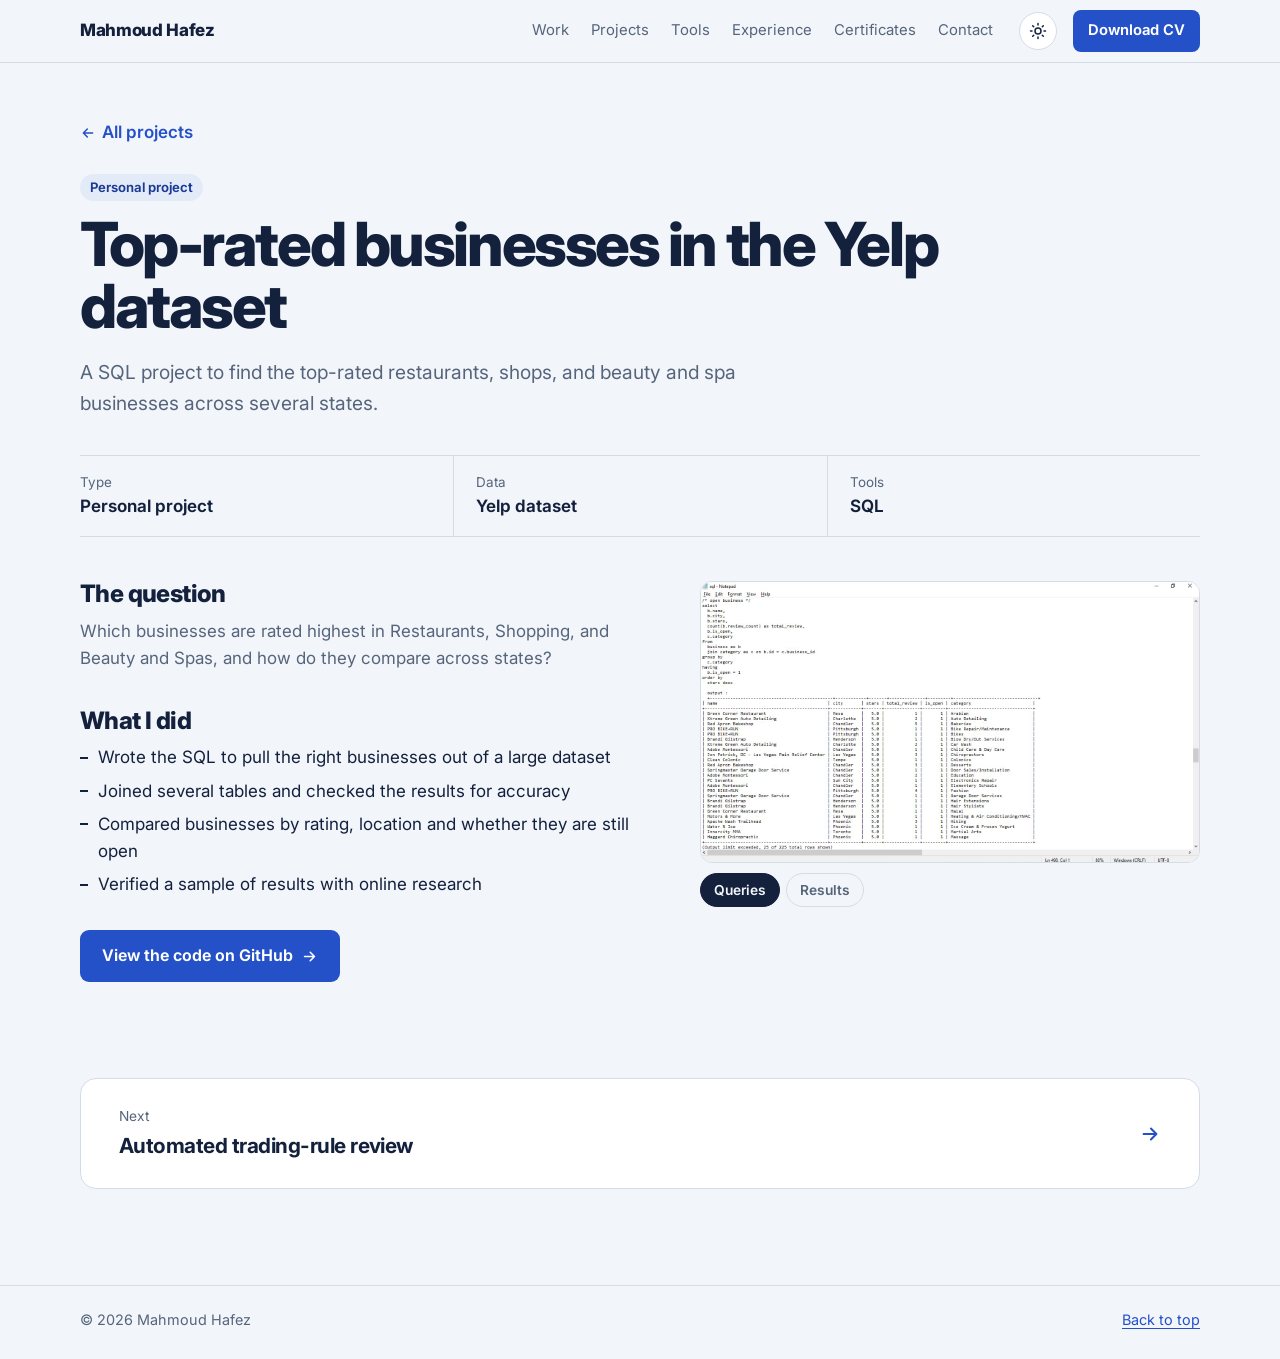
<file: projects/yelp-analysis.html>
<!doctype html>
<html lang="en">
<head>
  <meta charset="utf-8">
  <meta name="viewport" content="width=device-width, initial-scale=1">
  <title>Top-rated businesses in the Yelp dataset | Mahmoud Hafez</title>
  <meta name="description" content="A SQL project to find the top-rated restaurants, shops, and beauty and spa businesses across several states.">
  <meta property="og:title" content="Top-rated businesses in the Yelp dataset | Mahmoud Hafez">
  <meta property="og:description" content="A SQL project to find the top-rated restaurants, shops, and beauty and spa businesses across several states.">
  <meta property="og:type" content="website">
  <link rel="icon" href="../images/logo.png">
  <script>
    (function () {
      var d = document.documentElement;
      d.classList.add('js');
      var t = null;
      try { t = localStorage.getItem('theme'); } catch (e) {}
      if (!t) t = window.matchMedia('(prefers-color-scheme: dark)').matches ? 'dark' : 'light';
      d.dataset.theme = t;
    })();
  </script>
  <link rel="preconnect" href="https://fonts.googleapis.com">
  <link rel="preconnect" href="https://fonts.gstatic.com" crossorigin>
  <link href="https://fonts.googleapis.com/css2?family=Inter:opsz,wght@14..32,400..800&display=swap" rel="stylesheet">
  <link rel="stylesheet" href="../css/site.css">
</head>
<body>
  <a class="skip" href="#main">Skip to content</a>
  <div class="progress" aria-hidden="true"></div>

  <header class="top">
    <div class="shell top-row">
      <a class="brand" href="../index.html">Mahmoud Hafez</a>
      <nav aria-label="Sections">
        <a href="../index.html#work">Work</a>
        <a href="../index.html#projects">Projects</a>
        <a href="../index.html#tools">Tools</a>
        <a href="../index.html#path">Experience</a>
        <a href="../index.html#certificates">Certificates</a>
        <a href="../index.html#contact">Contact</a>
      </nav>
      <button class="theme" id="theme" type="button" aria-label="Dark mode" aria-pressed="false">
        <svg class="sun" viewBox="0 0 24 24" fill="none" stroke="currentColor" stroke-width="2" stroke-linecap="round" aria-hidden="true"><circle cx="12" cy="12" r="4"/><path d="M12 2v2M12 20v2M2 12h2M20 12h2M4.9 4.9l1.4 1.4M17.7 17.7l1.4 1.4M4.9 19.1l1.4-1.4M17.7 6.3l1.4-1.4"/></svg>
        <svg class="moon" viewBox="0 0 24 24" fill="none" stroke="currentColor" stroke-width="2" stroke-linecap="round" stroke-linejoin="round" aria-hidden="true"><path d="M20 14.5A8 8 0 0 1 9.5 4a8 8 0 1 0 10.5 10.5z"/></svg>
      </button>
      <a class="cv" href="../assets/Mahmoud_Hafez_CV.pdf" download>Download CV</a>
    </div>
  </header>

  <main id="main">
    <section class="shell page-head">
      <a class="back" href="../index.html#projects"><svg viewBox="0 0 24 24" fill="none" stroke="currentColor" stroke-width="2.2" stroke-linecap="round" stroke-linejoin="round" aria-hidden="true"><path d="M19 12H5M11 6l-6 6 6 6"/></svg>All projects</a>
      <span class="role-tag" style="display:table">Personal project</span>
      <h1>Top-rated businesses in the Yelp dataset</h1>
      <p class="lede">A SQL project to find the top-rated restaurants, shops, and beauty and spa businesses across several states.</p>
      <dl class="facts"><div><dt>Type</dt><dd>Personal project</dd></div><div><dt>Data</dt><dd>Yelp dataset</dd></div><div><dt>Tools</dt><dd>SQL</dd></div></dl>
    </section>

    <section class="shell block" style="padding-top:0">
      <div class="story">
        <div class="story-text" data-reveal>
          <section><h2>The question</h2>
            <p>Which businesses are rated highest in Restaurants, Shopping, and Beauty and Spas, and how do they compare across states?</p></section>
          <section><h2>What I did</h2>
            <ul class="ticks">
              <li>Wrote the SQL to pull the right businesses out of a large dataset</li>
              <li>Joined several tables and checked the results for accuracy</li>
              <li>Compared businesses by rating, location and whether they are still open</li>
              <li>Verified a sample of results with online research</li>
            </ul></section>
          <p><a class="btn btn-solid" href="https://github.com/HafezTheAnalyst/Data-Analysis-of-Yelp-Dataset">View the code on GitHub <svg viewBox="0 0 24 24" fill="none" stroke="currentColor" stroke-width="2.2" stroke-linecap="round" stroke-linejoin="round" aria-hidden="true"><path d="M5 12h14M13 6l6 6-6 6"/></svg></a></p>
        </div>
        <div class="story-viz" data-reveal style="--d:.15s">
          <div data-viewer>
          <div class="stage"><img src="../images/Projects/Sql_Yelp/Sql.JPG" alt="SQL queries used in the Yelp dataset analysis"></div>
          <div class="tabs" role="group" aria-label="Yelp analysis screenshots">
            <button type="button" aria-pressed="true" data-src="../images/Projects/Sql_Yelp/Sql.JPG" data-alt="SQL queries used in the Yelp dataset analysis">Queries</button>
            <button type="button" aria-pressed="false" data-src="../images/Projects/Sql_Yelp/SQL-1.JPG" data-alt="SQL query results from the Yelp dataset analysis">Results</button>
          </div>
        </div>
        </div>
      </div>
    </section>

    <section class="shell" style="padding-bottom:clamp(56px,8vw,96px)">
      <a class="next" href="trading-rule-review.html">
        <span><small>Next</small><strong>Automated trading-rule review</strong></span>
        <svg viewBox="0 0 24 24" fill="none" stroke="currentColor" stroke-width="2.2" stroke-linecap="round" stroke-linejoin="round" aria-hidden="true"><path d="M5 12h14M13 6l6 6-6 6"/></svg>
      </a>
    </section>
  </main>

  <footer class="foot">
    <div class="shell foot-row">
      <span>© <span id="year">2026</span> Mahmoud Hafez</span>
      <a href="#main">Back to top</a>
    </div>
  </footer>

  <script src="../js/site.js"></script>
</body>
</html>
</file>
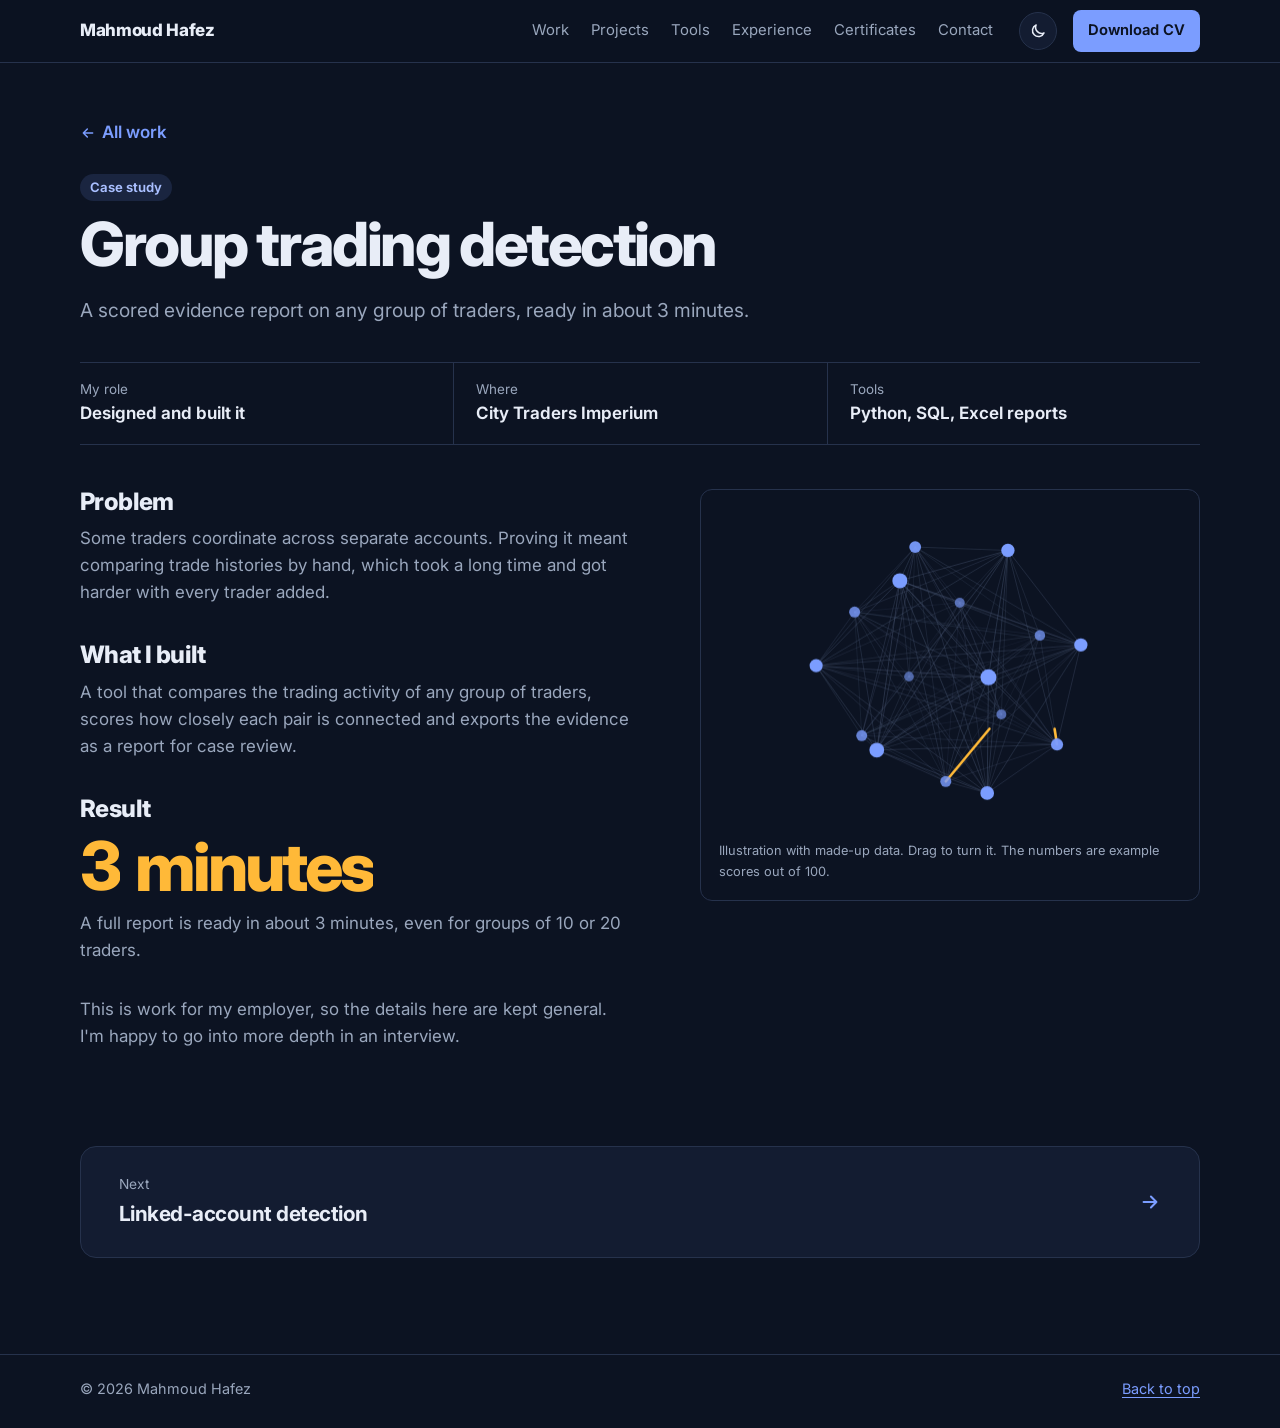
<file: docs/projects/group-trading-detection.html>
<!doctype html>
<html lang="en">
<head>
  <meta charset="utf-8">
  <meta name="viewport" content="width=device-width, initial-scale=1">
  <title>Group trading detection | Mahmoud Hafez</title>
  <meta name="description" content="A scored evidence report on any group of traders, ready in about 3 minutes.">
  <meta property="og:title" content="Group trading detection | Mahmoud Hafez">
  <meta property="og:description" content="A scored evidence report on any group of traders, ready in about 3 minutes.">
  <meta property="og:type" content="website">
  <link rel="icon" href="../images/logo.png">
  <script>
    (function () {
      var d = document.documentElement;
      d.classList.add('js');
      var t = null;
      try { t = localStorage.getItem('theme'); } catch (e) {}
      if (t !== 'light' && t !== 'dark') t = 'dark';
      d.dataset.theme = t;
    })();
  </script>
  <link rel="preconnect" href="https://fonts.googleapis.com">
  <link rel="preconnect" href="https://fonts.gstatic.com" crossorigin>
  <link href="https://fonts.googleapis.com/css2?family=Inter:opsz,wght@14..32,400..800&display=swap" rel="stylesheet">
  <link rel="stylesheet" href="../css/site.css?v=54dec9c">
</head>
<body>
  <a class="skip" href="#main">Skip to content</a>
  <div class="progress" aria-hidden="true"></div>

  <header class="top">
    <div class="shell top-row">
      <a class="brand" href="../index.html">Mahmoud Hafez</a>
      <nav aria-label="Sections">
        <a href="../index.html#work">Work</a>
        <a href="../index.html#projects">Projects</a>
        <a href="../index.html#tools">Tools</a>
        <a href="../index.html#path">Experience</a>
        <a href="../index.html#certificates">Certificates</a>
        <a href="../index.html#contact">Contact</a>
      </nav>
      <button class="theme" id="theme" type="button" aria-label="Dark mode" aria-pressed="false">
        <svg class="sun" viewBox="0 0 24 24" fill="none" stroke="currentColor" stroke-width="2" stroke-linecap="round" aria-hidden="true"><circle cx="12" cy="12" r="4"/><path d="M12 2v2M12 20v2M2 12h2M20 12h2M4.9 4.9l1.4 1.4M17.7 17.7l1.4 1.4M4.9 19.1l1.4-1.4M17.7 6.3l1.4-1.4"/></svg>
        <svg class="moon" viewBox="0 0 24 24" fill="none" stroke="currentColor" stroke-width="2" stroke-linecap="round" stroke-linejoin="round" aria-hidden="true"><path d="M20 14.5A8 8 0 0 1 9.5 4a8 8 0 1 0 10.5 10.5z"/></svg>
      </button>
      <a class="cv" href="../assets/Mahmoud_Hafez_CV.pdf" download>Download CV</a>
    </div>
  </header>

  <main id="main">
    <section class="shell page-head">
      <a class="back" href="../index.html#work"><svg viewBox="0 0 24 24" fill="none" stroke="currentColor" stroke-width="2.2" stroke-linecap="round" stroke-linejoin="round" aria-hidden="true"><path d="M19 12H5M11 6l-6 6 6 6"/></svg>All work</a>
      <span class="role-tag" style="display:table">Case study</span>
      <h1>Group trading detection</h1>
      <p class="lede">A scored evidence report on any group of traders, ready in about 3 minutes.</p>
      <dl class="facts"><div><dt>My role</dt><dd>Designed and built it</dd></div><div><dt>Where</dt><dd>City Traders Imperium</dd></div><div><dt>Tools</dt><dd>Python, SQL, Excel reports</dd></div></dl>
    </section>

    <section class="shell block" style="padding-top:0">
      <div class="story">
        <div class="story-text" data-reveal>
          <section><h2>Problem</h2>
            <p>Some traders coordinate across separate accounts. Proving it meant comparing trade histories by hand, which took a long time and got harder with every trader added.</p></section>
          <section><h2>What I built</h2>
            <p>A tool that compares the trading activity of any group of traders, scores how closely each pair is connected and exports the evidence as a report for case review.</p></section>
          <section><h2>Result</h2>
            <strong class="bigresult">3 minutes</strong>
            <p>A full report is ready in about 3 minutes, even for groups of 10 or 20 traders.</p></section>
          <p class="confidential">This is work for my employer, so the details here are kept general. I'm happy to go into more depth in an interview.</p>
        </div>
        <div class="story-viz" data-reveal style="--d:.15s">
          <div class="case-viz"><canvas data-scene="globe" role="img" aria-label="Illustration: a rotating network of traders compared pair by pair, with three pairs standing out"></canvas>
            <p class="viz-note">Illustration with made-up data. Drag to turn it. The numbers are example scores out of 100.</p></div>
        </div>
      </div>
    </section>

    <section class="shell" style="padding-bottom:clamp(56px,8vw,96px)">
      <a class="next" href="linked-account-detection.html">
        <span><small>Next</small><strong>Linked-account detection</strong></span>
        <svg viewBox="0 0 24 24" fill="none" stroke="currentColor" stroke-width="2.2" stroke-linecap="round" stroke-linejoin="round" aria-hidden="true"><path d="M5 12h14M13 6l6 6-6 6"/></svg>
      </a>
    </section>
  </main>

  <footer class="foot">
    <div class="shell foot-row">
      <span>© <span id="year">2026</span> Mahmoud Hafez</span>
      <a href="#main">Back to top</a>
    </div>
  </footer>

  <script src="../js/site.js?v=54dec9c"></script>
</body>
</html>
</file>
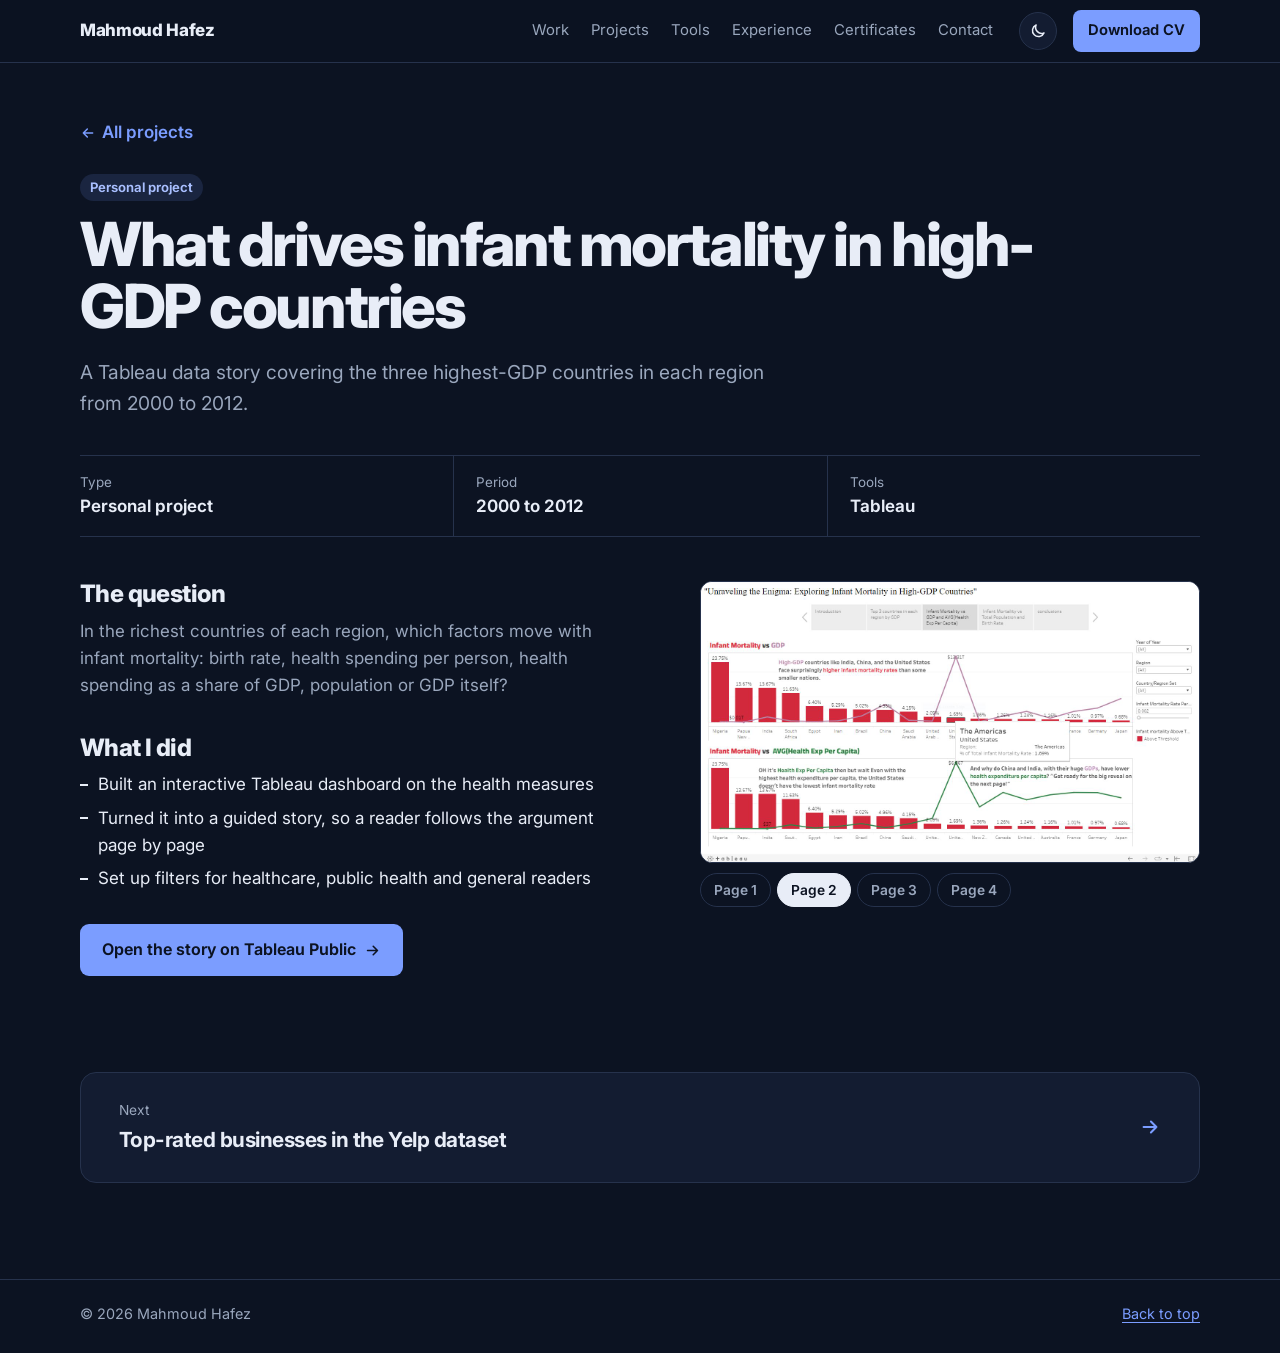
<file: docs/projects/infant-mortality.html>
<!doctype html>
<html lang="en">
<head>
  <meta charset="utf-8">
  <meta name="viewport" content="width=device-width, initial-scale=1">
  <title>What drives infant mortality in high-GDP countries | Mahmoud Hafez</title>
  <meta name="description" content="A Tableau data story covering the three highest-GDP countries in each region from 2000 to 2012.">
  <meta property="og:title" content="What drives infant mortality in high-GDP countries | Mahmoud Hafez">
  <meta property="og:description" content="A Tableau data story covering the three highest-GDP countries in each region from 2000 to 2012.">
  <meta property="og:type" content="website">
  <link rel="icon" href="../images/logo.png">
  <script>
    (function () {
      var d = document.documentElement;
      d.classList.add('js');
      var t = null;
      try { t = localStorage.getItem('theme'); } catch (e) {}
      if (t !== 'light' && t !== 'dark') t = 'dark';
      d.dataset.theme = t;
    })();
  </script>
  <link rel="preconnect" href="https://fonts.googleapis.com">
  <link rel="preconnect" href="https://fonts.gstatic.com" crossorigin>
  <link href="https://fonts.googleapis.com/css2?family=Inter:opsz,wght@14..32,400..800&display=swap" rel="stylesheet">
  <link rel="stylesheet" href="../css/site.css?v=54dec9c">
</head>
<body>
  <a class="skip" href="#main">Skip to content</a>
  <div class="progress" aria-hidden="true"></div>

  <header class="top">
    <div class="shell top-row">
      <a class="brand" href="../index.html">Mahmoud Hafez</a>
      <nav aria-label="Sections">
        <a href="../index.html#work">Work</a>
        <a href="../index.html#projects">Projects</a>
        <a href="../index.html#tools">Tools</a>
        <a href="../index.html#path">Experience</a>
        <a href="../index.html#certificates">Certificates</a>
        <a href="../index.html#contact">Contact</a>
      </nav>
      <button class="theme" id="theme" type="button" aria-label="Dark mode" aria-pressed="false">
        <svg class="sun" viewBox="0 0 24 24" fill="none" stroke="currentColor" stroke-width="2" stroke-linecap="round" aria-hidden="true"><circle cx="12" cy="12" r="4"/><path d="M12 2v2M12 20v2M2 12h2M20 12h2M4.9 4.9l1.4 1.4M17.7 17.7l1.4 1.4M4.9 19.1l1.4-1.4M17.7 6.3l1.4-1.4"/></svg>
        <svg class="moon" viewBox="0 0 24 24" fill="none" stroke="currentColor" stroke-width="2" stroke-linecap="round" stroke-linejoin="round" aria-hidden="true"><path d="M20 14.5A8 8 0 0 1 9.5 4a8 8 0 1 0 10.5 10.5z"/></svg>
      </button>
      <a class="cv" href="../assets/Mahmoud_Hafez_CV.pdf" download>Download CV</a>
    </div>
  </header>

  <main id="main">
    <section class="shell page-head">
      <a class="back" href="../index.html#projects"><svg viewBox="0 0 24 24" fill="none" stroke="currentColor" stroke-width="2.2" stroke-linecap="round" stroke-linejoin="round" aria-hidden="true"><path d="M19 12H5M11 6l-6 6 6 6"/></svg>All projects</a>
      <span class="role-tag" style="display:table">Personal project</span>
      <h1>What drives infant mortality in high-GDP countries</h1>
      <p class="lede">A Tableau data story covering the three highest-GDP countries in each region from 2000 to 2012.</p>
      <dl class="facts"><div><dt>Type</dt><dd>Personal project</dd></div><div><dt>Period</dt><dd>2000 to 2012</dd></div><div><dt>Tools</dt><dd>Tableau</dd></div></dl>
    </section>

    <section class="shell block" style="padding-top:0">
      <div class="story">
        <div class="story-text" data-reveal>
          <section><h2>The question</h2>
            <p>In the richest countries of each region, which factors move with infant mortality: birth rate, health spending per person, health spending as a share of GDP, population or GDP itself?</p></section>
          <section><h2>What I did</h2>
            <ul class="ticks">
              <li>Built an interactive Tableau dashboard on the health measures</li>
              <li>Turned it into a guided story, so a reader follows the argument page by page</li>
              <li>Set up filters for healthcare, public health and general readers</li>
            </ul></section>
          <p><a class="btn btn-solid" href="https://public.tableau.com/app/profile/mahmoud.hafez6387/viz/InfantMortalityDatastory/Story1">Open the story on Tableau Public <svg viewBox="0 0 24 24" fill="none" stroke="currentColor" stroke-width="2.2" stroke-linecap="round" stroke-linejoin="round" aria-hidden="true"><path d="M5 12h14M13 6l6 6-6 6"/></svg></a></p>
        </div>
        <div class="story-viz" data-reveal style="--d:.15s">
          <div data-viewer>
          <div class="stage"><img src="../images/Projects/Infant_Mortality/Infant_Mortality-2.JPG" alt="Infant mortality data story, page 2"></div>
          <div class="tabs" role="group" aria-label="Story pages">
            <button type="button" aria-pressed="false" data-src="../images/Projects/Infant_Mortality/Infant_Mortality-1.JPG" data-alt="Infant mortality data story, page 1">Page 1</button>
            <button type="button" aria-pressed="true" data-src="../images/Projects/Infant_Mortality/Infant_Mortality-2.JPG" data-alt="Infant mortality data story, page 2">Page 2</button>
            <button type="button" aria-pressed="false" data-src="../images/Projects/Infant_Mortality/Infant_Mortality-3.JPG" data-alt="Infant mortality data story, page 3">Page 3</button>
            <button type="button" aria-pressed="false" data-src="../images/Projects/Infant_Mortality/Infant_Mortality-4.JPG" data-alt="Infant mortality data story, page 4">Page 4</button>
          </div>
        </div>
        </div>
      </div>
    </section>

    <section class="shell" style="padding-bottom:clamp(56px,8vw,96px)">
      <a class="next" href="yelp-analysis.html">
        <span><small>Next</small><strong>Top-rated businesses in the Yelp dataset</strong></span>
        <svg viewBox="0 0 24 24" fill="none" stroke="currentColor" stroke-width="2.2" stroke-linecap="round" stroke-linejoin="round" aria-hidden="true"><path d="M5 12h14M13 6l6 6-6 6"/></svg>
      </a>
    </section>
  </main>

  <footer class="foot">
    <div class="shell foot-row">
      <span>© <span id="year">2026</span> Mahmoud Hafez</span>
      <a href="#main">Back to top</a>
    </div>
  </footer>

  <script src="../js/site.js?v=54dec9c"></script>
</body>
</html>
</file>
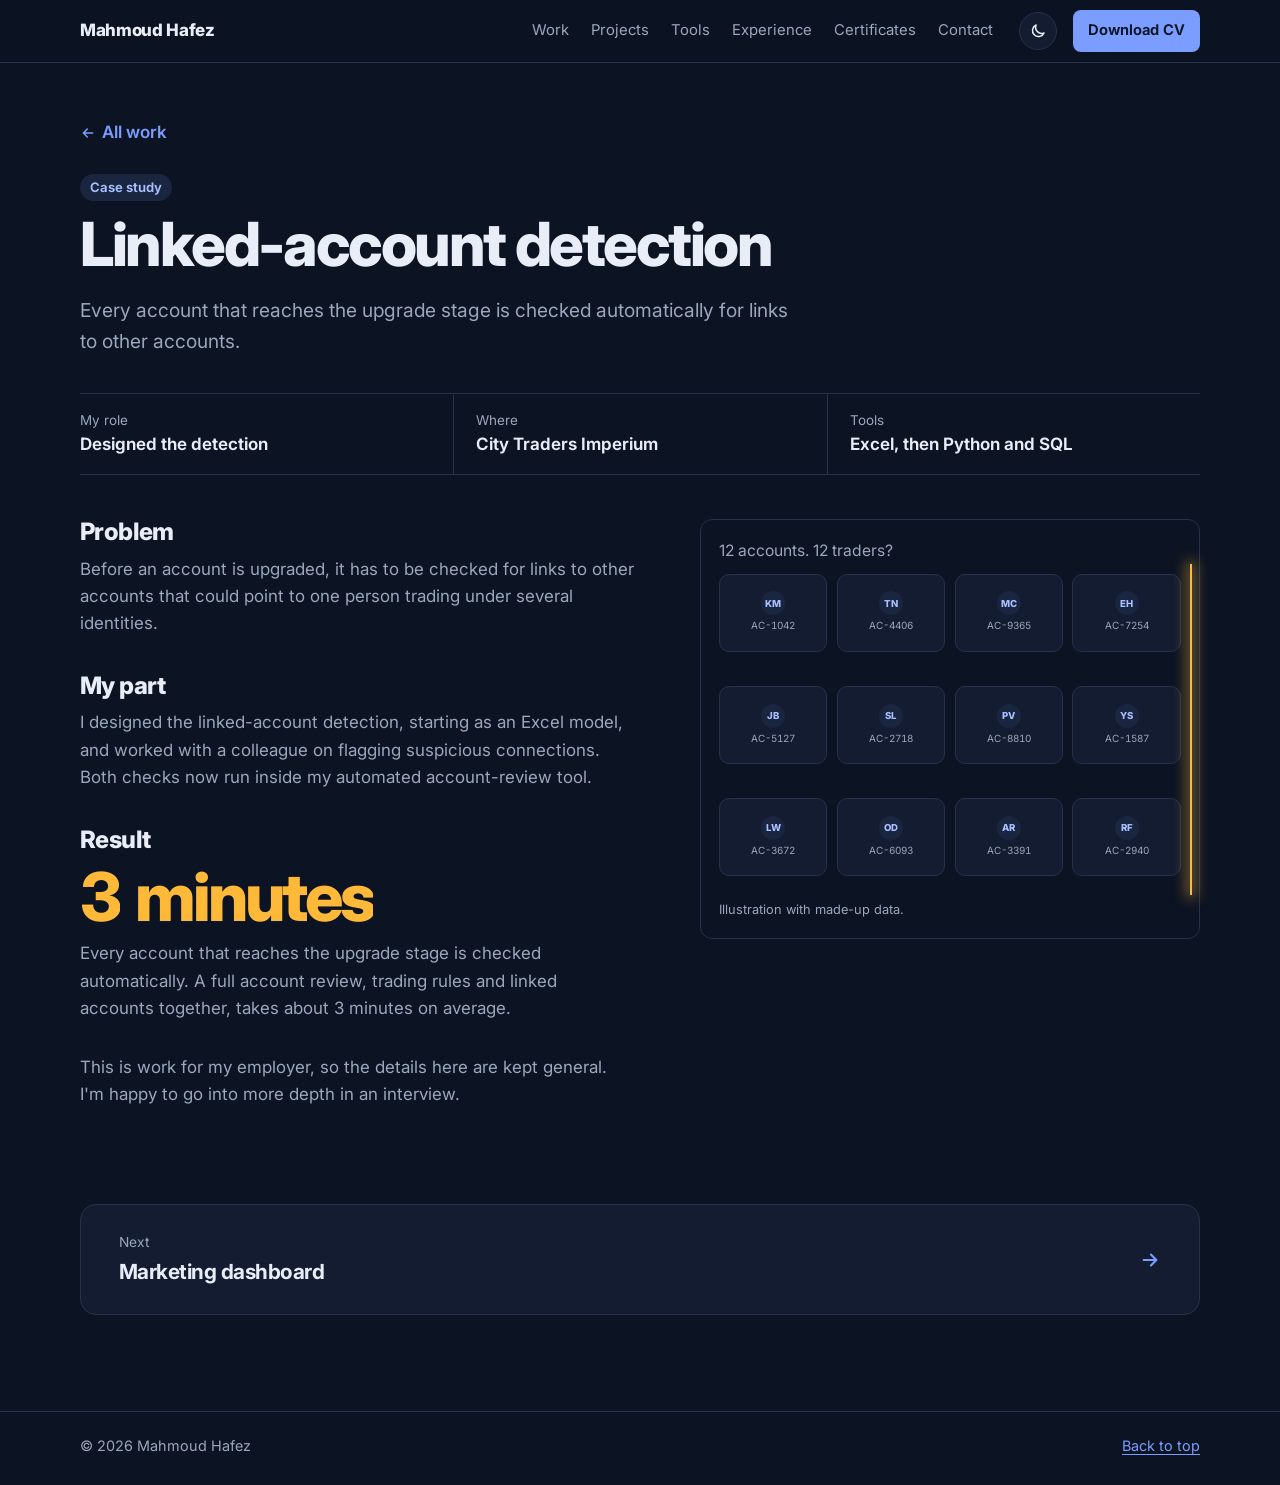
<file: docs/projects/linked-account-detection.html>
<!doctype html>
<html lang="en">
<head>
  <meta charset="utf-8">
  <meta name="viewport" content="width=device-width, initial-scale=1">
  <title>Linked-account detection | Mahmoud Hafez</title>
  <meta name="description" content="Every account that reaches the upgrade stage is checked automatically for links to other accounts.">
  <meta property="og:title" content="Linked-account detection | Mahmoud Hafez">
  <meta property="og:description" content="Every account that reaches the upgrade stage is checked automatically for links to other accounts.">
  <meta property="og:type" content="website">
  <link rel="icon" href="../images/logo.png">
  <script>
    (function () {
      var d = document.documentElement;
      d.classList.add('js');
      var t = null;
      try { t = localStorage.getItem('theme'); } catch (e) {}
      if (t !== 'light' && t !== 'dark') t = 'dark';
      d.dataset.theme = t;
    })();
  </script>
  <link rel="preconnect" href="https://fonts.googleapis.com">
  <link rel="preconnect" href="https://fonts.gstatic.com" crossorigin>
  <link href="https://fonts.googleapis.com/css2?family=Inter:opsz,wght@14..32,400..800&display=swap" rel="stylesheet">
  <link rel="stylesheet" href="../css/site.css?v=54dec9c">
</head>
<body>
  <a class="skip" href="#main">Skip to content</a>
  <div class="progress" aria-hidden="true"></div>

  <header class="top">
    <div class="shell top-row">
      <a class="brand" href="../index.html">Mahmoud Hafez</a>
      <nav aria-label="Sections">
        <a href="../index.html#work">Work</a>
        <a href="../index.html#projects">Projects</a>
        <a href="../index.html#tools">Tools</a>
        <a href="../index.html#path">Experience</a>
        <a href="../index.html#certificates">Certificates</a>
        <a href="../index.html#contact">Contact</a>
      </nav>
      <button class="theme" id="theme" type="button" aria-label="Dark mode" aria-pressed="false">
        <svg class="sun" viewBox="0 0 24 24" fill="none" stroke="currentColor" stroke-width="2" stroke-linecap="round" aria-hidden="true"><circle cx="12" cy="12" r="4"/><path d="M12 2v2M12 20v2M2 12h2M20 12h2M4.9 4.9l1.4 1.4M17.7 17.7l1.4 1.4M4.9 19.1l1.4-1.4M17.7 6.3l1.4-1.4"/></svg>
        <svg class="moon" viewBox="0 0 24 24" fill="none" stroke="currentColor" stroke-width="2" stroke-linecap="round" stroke-linejoin="round" aria-hidden="true"><path d="M20 14.5A8 8 0 0 1 9.5 4a8 8 0 1 0 10.5 10.5z"/></svg>
      </button>
      <a class="cv" href="../assets/Mahmoud_Hafez_CV.pdf" download>Download CV</a>
    </div>
  </header>

  <main id="main">
    <section class="shell page-head">
      <a class="back" href="../index.html#work"><svg viewBox="0 0 24 24" fill="none" stroke="currentColor" stroke-width="2.2" stroke-linecap="round" stroke-linejoin="round" aria-hidden="true"><path d="M19 12H5M11 6l-6 6 6 6"/></svg>All work</a>
      <span class="role-tag" style="display:table">Case study</span>
      <h1>Linked-account detection</h1>
      <p class="lede">Every account that reaches the upgrade stage is checked automatically for links to other accounts.</p>
      <dl class="facts"><div><dt>My role</dt><dd>Designed the detection</dd></div><div><dt>Where</dt><dd>City Traders Imperium</dd></div><div><dt>Tools</dt><dd>Excel, then Python and SQL</dd></div></dl>
    </section>

    <section class="shell block" style="padding-top:0">
      <div class="story">
        <div class="story-text" data-reveal>
          <section><h2>Problem</h2>
            <p>Before an account is upgraded, it has to be checked for links to other accounts that could point to one person trading under several identities.</p></section>
          <section><h2>My part</h2>
            <p>I designed the linked-account detection, starting as an Excel model, and worked with a colleague on flagging suspicious connections. Both checks now run inside my automated account-review tool.</p></section>
          <section><h2>Result</h2>
            <strong class="bigresult">3 minutes</strong>
            <p>Every account that reaches the upgrade stage is checked automatically. A full account review, trading rules and linked accounts together, takes about 3 minutes on average.</p></section>
          <p class="confidential">This is work for my employer, so the details here are kept general. I'm happy to go into more depth in an interview.</p>
        </div>
        <div class="story-viz" data-reveal style="--d:.15s">
          <div class="case-viz"><div class="linked" data-linked role="img" aria-label="Animation: twelve accounts that look like twelve separate traders. A scan connects the ones that are linked, and they regroup to show that the twelve accounts belong to seven people.">
              <p class="linked-cap"><span class="q">12 accounts. 12 traders?</span><span class="a"><strong>12 accounts, 7 people</strong></span></p>
              <div class="linked-stage"></div>
            </div>
            <p class="viz-note">Illustration with made-up data.</p></div>
        </div>
      </div>
    </section>

    <section class="shell" style="padding-bottom:clamp(56px,8vw,96px)">
      <a class="next" href="marketing-dashboard.html">
        <span><small>Next</small><strong>Marketing dashboard</strong></span>
        <svg viewBox="0 0 24 24" fill="none" stroke="currentColor" stroke-width="2.2" stroke-linecap="round" stroke-linejoin="round" aria-hidden="true"><path d="M5 12h14M13 6l6 6-6 6"/></svg>
      </a>
    </section>
  </main>

  <footer class="foot">
    <div class="shell foot-row">
      <span>© <span id="year">2026</span> Mahmoud Hafez</span>
      <a href="#main">Back to top</a>
    </div>
  </footer>

  <script src="../js/site.js?v=54dec9c"></script>
</body>
</html>
</file>
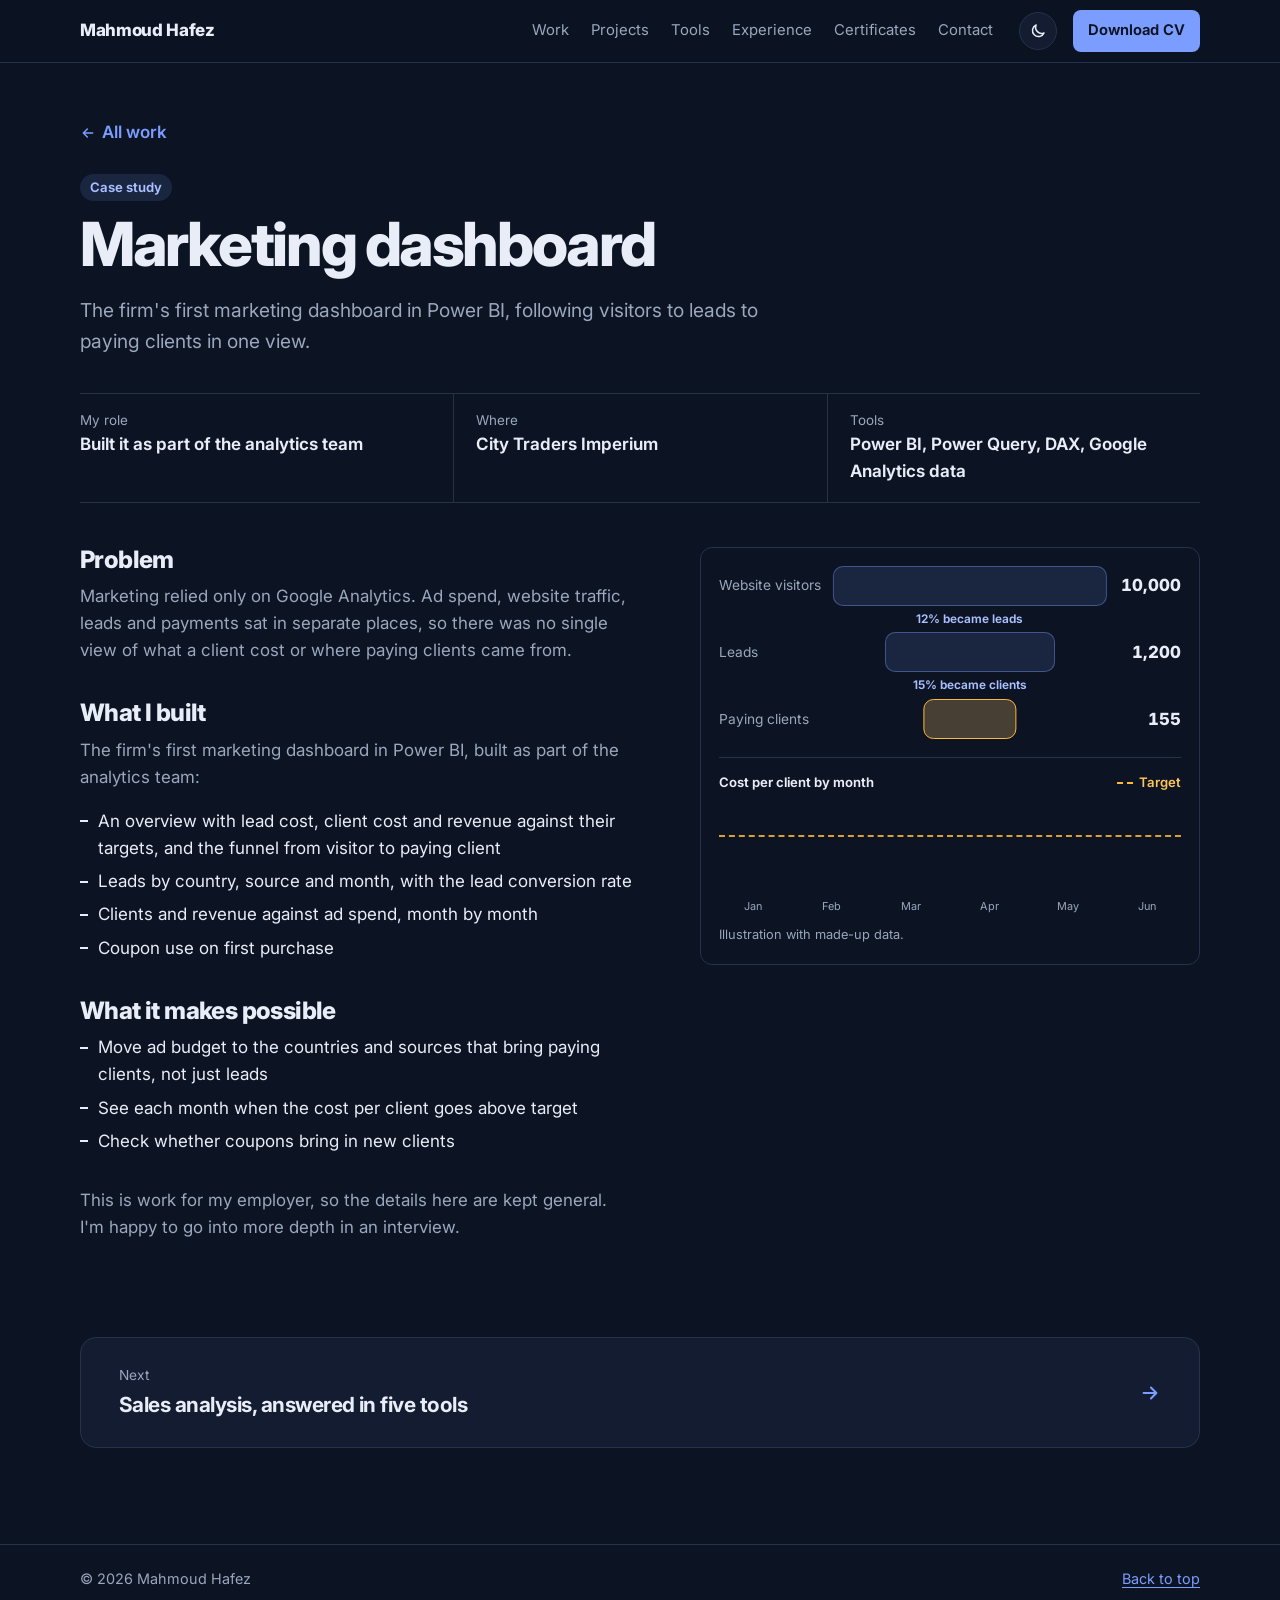
<file: docs/projects/marketing-dashboard.html>
<!doctype html>
<html lang="en">
<head>
  <meta charset="utf-8">
  <meta name="viewport" content="width=device-width, initial-scale=1">
  <title>Marketing dashboard | Mahmoud Hafez</title>
  <meta name="description" content="The firm's first marketing dashboard in Power BI, following visitors to leads to paying clients in one view.">
  <meta property="og:title" content="Marketing dashboard | Mahmoud Hafez">
  <meta property="og:description" content="The firm's first marketing dashboard in Power BI, following visitors to leads to paying clients in one view.">
  <meta property="og:type" content="website">
  <link rel="icon" href="../images/logo.png">
  <script>
    (function () {
      var d = document.documentElement;
      d.classList.add('js');
      var t = null;
      try { t = localStorage.getItem('theme'); } catch (e) {}
      if (t !== 'light' && t !== 'dark') t = 'dark';
      d.dataset.theme = t;
    })();
  </script>
  <link rel="preconnect" href="https://fonts.googleapis.com">
  <link rel="preconnect" href="https://fonts.gstatic.com" crossorigin>
  <link href="https://fonts.googleapis.com/css2?family=Inter:opsz,wght@14..32,400..800&display=swap" rel="stylesheet">
  <link rel="stylesheet" href="../css/site.css?v=54dec9c">
</head>
<body>
  <a class="skip" href="#main">Skip to content</a>
  <div class="progress" aria-hidden="true"></div>

  <header class="top">
    <div class="shell top-row">
      <a class="brand" href="../index.html">Mahmoud Hafez</a>
      <nav aria-label="Sections">
        <a href="../index.html#work">Work</a>
        <a href="../index.html#projects">Projects</a>
        <a href="../index.html#tools">Tools</a>
        <a href="../index.html#path">Experience</a>
        <a href="../index.html#certificates">Certificates</a>
        <a href="../index.html#contact">Contact</a>
      </nav>
      <button class="theme" id="theme" type="button" aria-label="Dark mode" aria-pressed="false">
        <svg class="sun" viewBox="0 0 24 24" fill="none" stroke="currentColor" stroke-width="2" stroke-linecap="round" aria-hidden="true"><circle cx="12" cy="12" r="4"/><path d="M12 2v2M12 20v2M2 12h2M20 12h2M4.9 4.9l1.4 1.4M17.7 17.7l1.4 1.4M4.9 19.1l1.4-1.4M17.7 6.3l1.4-1.4"/></svg>
        <svg class="moon" viewBox="0 0 24 24" fill="none" stroke="currentColor" stroke-width="2" stroke-linecap="round" stroke-linejoin="round" aria-hidden="true"><path d="M20 14.5A8 8 0 0 1 9.5 4a8 8 0 1 0 10.5 10.5z"/></svg>
      </button>
      <a class="cv" href="../assets/Mahmoud_Hafez_CV.pdf" download>Download CV</a>
    </div>
  </header>

  <main id="main">
    <section class="shell page-head">
      <a class="back" href="../index.html#work"><svg viewBox="0 0 24 24" fill="none" stroke="currentColor" stroke-width="2.2" stroke-linecap="round" stroke-linejoin="round" aria-hidden="true"><path d="M19 12H5M11 6l-6 6 6 6"/></svg>All work</a>
      <span class="role-tag" style="display:table">Case study</span>
      <h1>Marketing dashboard</h1>
      <p class="lede">The firm's first marketing dashboard in Power BI, following visitors to leads to paying clients in one view.</p>
      <dl class="facts"><div><dt>My role</dt><dd>Built it as part of the analytics team</dd></div><div><dt>Where</dt><dd>City Traders Imperium</dd></div><div><dt>Tools</dt><dd>Power BI, Power Query, DAX, Google Analytics data</dd></div></dl>
    </section>

    <section class="shell block" style="padding-top:0">
      <div class="story">
        <div class="story-text" data-reveal>
          <section><h2>Problem</h2>
            <p>Marketing relied only on Google Analytics. Ad spend, website traffic, leads and payments sat in separate places, so there was no single view of what a client cost or where paying clients came from.</p></section>
          <section><h2>What I built</h2>
            <p>The firm's first marketing dashboard in Power BI, built as part of the analytics team:</p>
            <ul class="ticks">
              <li>An overview with lead cost, client cost and revenue against their targets, and the funnel from visitor to paying client</li>
              <li>Leads by country, source and month, with the lead conversion rate</li>
              <li>Clients and revenue against ad spend, month by month</li>
              <li>Coupon use on first purchase</li>
            </ul></section>
          <section><h2>What it makes possible</h2>
            <ul class="ticks">
              <li>Move ad budget to the countries and sources that bring paying clients, not just leads</li>
              <li>See each month when the cost per client goes above target</li>
              <li>Check whether coupons bring in new clients</li>
            </ul></section>
          <p class="confidential">This is work for my employer, so the details here are kept general. I'm happy to go into more depth in an interview.</p>
        </div>
        <div class="story-viz" data-reveal style="--d:.15s">
          <div class="case-viz"><div class="funnel" data-funnel role="img" aria-label="Animation: a marketing funnel narrows from 10,000 website visitors to 1,200 leads to 180 paying clients. Below it, cost per client is shown month by month against a target line, and one month that goes over the target is flagged.">
              <div class="fn-rows">
                <div class="fn-row" style="--w:100%"><span class="fn-label">Website visitors</span><span class="fn-track"><span class="fn-bar"></span></span><b data-to="10000">10,000</b></div>
                <p class="fn-rate">12% became leads</p>
                <div class="fn-row" style="--w:62%"><span class="fn-label">Leads</span><span class="fn-track"><span class="fn-bar"></span></span><b data-to="1200">1,200</b></div>
                <p class="fn-rate">15% became clients</p>
                <div class="fn-row" style="--w:34%"><span class="fn-label">Paying clients</span><span class="fn-track"><span class="fn-bar"></span></span><b data-to="180">180</b></div>
              </div>
              <div class="fn-cost">
                <p class="fn-cost-title">Cost per client by month <span>Target</span></p>
                <div class="fn-months">
                  <div style="--h:62%"><i></i><small>Jan</small></div>
                  <div style="--h:55%"><i></i><small>Feb</small></div>
                  <div style="--h:70%"><i></i><small>Mar</small></div>
                  <div class="over" style="--h:92%"><i></i><small>Apr</small><em>Over target</em></div>
                  <div style="--h:66%"><i></i><small>May</small></div>
                  <div style="--h:58%"><i></i><small>Jun</small></div>
                  <span class="fn-target"></span>
                </div>
              </div>
            </div>
            <p class="viz-note">Illustration with made-up data.</p></div>
        </div>
      </div>
    </section>

    <section class="shell" style="padding-bottom:clamp(56px,8vw,96px)">
      <a class="next" href="sales-analysis.html">
        <span><small>Next</small><strong>Sales analysis, answered in five tools</strong></span>
        <svg viewBox="0 0 24 24" fill="none" stroke="currentColor" stroke-width="2.2" stroke-linecap="round" stroke-linejoin="round" aria-hidden="true"><path d="M5 12h14M13 6l6 6-6 6"/></svg>
      </a>
    </section>
  </main>

  <footer class="foot">
    <div class="shell foot-row">
      <span>© <span id="year">2026</span> Mahmoud Hafez</span>
      <a href="#main">Back to top</a>
    </div>
  </footer>

  <script src="../js/site.js?v=54dec9c"></script>
</body>
</html>
</file>
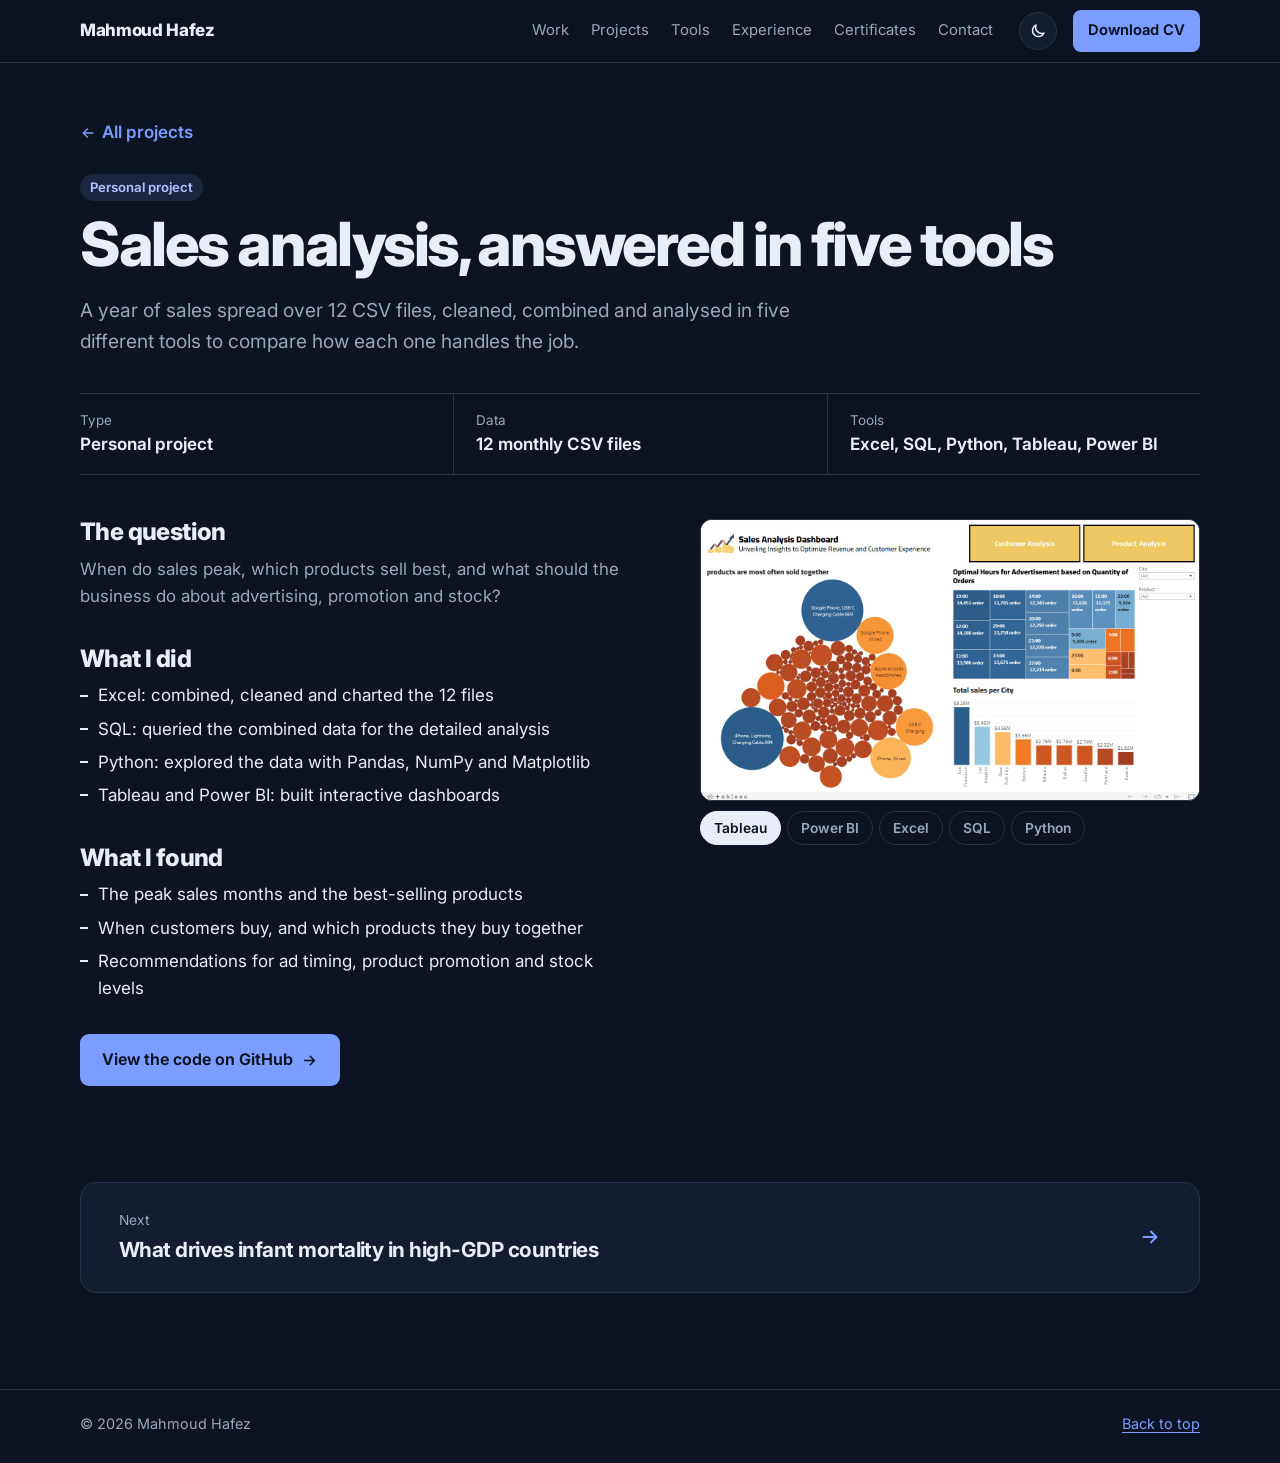
<file: docs/projects/sales-analysis.html>
<!doctype html>
<html lang="en">
<head>
  <meta charset="utf-8">
  <meta name="viewport" content="width=device-width, initial-scale=1">
  <title>Sales analysis, answered in five tools | Mahmoud Hafez</title>
  <meta name="description" content="A year of sales spread over 12 CSV files, cleaned, combined and analysed in five different tools to compare how each one handles the job.">
  <meta property="og:title" content="Sales analysis, answered in five tools | Mahmoud Hafez">
  <meta property="og:description" content="A year of sales spread over 12 CSV files, cleaned, combined and analysed in five different tools to compare how each one handles the job.">
  <meta property="og:type" content="website">
  <link rel="icon" href="../images/logo.png">
  <script>
    (function () {
      var d = document.documentElement;
      d.classList.add('js');
      var t = null;
      try { t = localStorage.getItem('theme'); } catch (e) {}
      if (t !== 'light' && t !== 'dark') t = 'dark';
      d.dataset.theme = t;
    })();
  </script>
  <link rel="preconnect" href="https://fonts.googleapis.com">
  <link rel="preconnect" href="https://fonts.gstatic.com" crossorigin>
  <link href="https://fonts.googleapis.com/css2?family=Inter:opsz,wght@14..32,400..800&display=swap" rel="stylesheet">
  <link rel="stylesheet" href="../css/site.css?v=54dec9c">
</head>
<body>
  <a class="skip" href="#main">Skip to content</a>
  <div class="progress" aria-hidden="true"></div>

  <header class="top">
    <div class="shell top-row">
      <a class="brand" href="../index.html">Mahmoud Hafez</a>
      <nav aria-label="Sections">
        <a href="../index.html#work">Work</a>
        <a href="../index.html#projects">Projects</a>
        <a href="../index.html#tools">Tools</a>
        <a href="../index.html#path">Experience</a>
        <a href="../index.html#certificates">Certificates</a>
        <a href="../index.html#contact">Contact</a>
      </nav>
      <button class="theme" id="theme" type="button" aria-label="Dark mode" aria-pressed="false">
        <svg class="sun" viewBox="0 0 24 24" fill="none" stroke="currentColor" stroke-width="2" stroke-linecap="round" aria-hidden="true"><circle cx="12" cy="12" r="4"/><path d="M12 2v2M12 20v2M2 12h2M20 12h2M4.9 4.9l1.4 1.4M17.7 17.7l1.4 1.4M4.9 19.1l1.4-1.4M17.7 6.3l1.4-1.4"/></svg>
        <svg class="moon" viewBox="0 0 24 24" fill="none" stroke="currentColor" stroke-width="2" stroke-linecap="round" stroke-linejoin="round" aria-hidden="true"><path d="M20 14.5A8 8 0 0 1 9.5 4a8 8 0 1 0 10.5 10.5z"/></svg>
      </button>
      <a class="cv" href="../assets/Mahmoud_Hafez_CV.pdf" download>Download CV</a>
    </div>
  </header>

  <main id="main">
    <section class="shell page-head">
      <a class="back" href="../index.html#projects"><svg viewBox="0 0 24 24" fill="none" stroke="currentColor" stroke-width="2.2" stroke-linecap="round" stroke-linejoin="round" aria-hidden="true"><path d="M19 12H5M11 6l-6 6 6 6"/></svg>All projects</a>
      <span class="role-tag" style="display:table">Personal project</span>
      <h1>Sales analysis, answered in five tools</h1>
      <p class="lede">A year of sales spread over 12 CSV files, cleaned, combined and analysed in five different tools to compare how each one handles the job.</p>
      <dl class="facts"><div><dt>Type</dt><dd>Personal project</dd></div><div><dt>Data</dt><dd>12 monthly CSV files</dd></div><div><dt>Tools</dt><dd>Excel, SQL, Python, Tableau, Power BI</dd></div></dl>
    </section>

    <section class="shell block" style="padding-top:0">
      <div class="story">
        <div class="story-text" data-reveal>
          <section><h2>The question</h2>
            <p>When do sales peak, which products sell best, and what should the business do about advertising, promotion and stock?</p></section>
          <section><h2>What I did</h2>
            <ul class="ticks">
              <li>Excel: combined, cleaned and charted the 12 files</li>
              <li>SQL: queried the combined data for the detailed analysis</li>
              <li>Python: explored the data with Pandas, NumPy and Matplotlib</li>
              <li>Tableau and Power BI: built interactive dashboards</li>
            </ul></section>
          <section><h2>What I found</h2>
            <ul class="ticks">
              <li>The peak sales months and the best-selling products</li>
              <li>When customers buy, and which products they buy together</li>
              <li>Recommendations for ad timing, product promotion and stock levels</li>
            </ul></section>
          <p><a class="btn btn-solid" href="https://github.com/HafezTheAnalyst/Sales_analysis">View the code on GitHub <svg viewBox="0 0 24 24" fill="none" stroke="currentColor" stroke-width="2.2" stroke-linecap="round" stroke-linejoin="round" aria-hidden="true"><path d="M5 12h14M13 6l6 6-6 6"/></svg></a></p>
        </div>
        <div class="story-viz" data-reveal style="--d:.15s">
          <div data-viewer>
          <div class="stage"><img src="../images/Projects/Sales_analysis/Sales_anlysis_Tableau.JPG" alt="Sales analysis dashboard built in Tableau"></div>
          <div class="tabs" role="group" aria-label="Sales analysis by tool">
            <button type="button" aria-pressed="true" data-src="../images/Projects/Sales_analysis/Sales_anlysis_Tableau.JPG" data-alt="Sales analysis dashboard built in Tableau">Tableau</button>
            <button type="button" aria-pressed="false" data-src="../images/Projects/Sales_analysis/Sales_anlysis_PowerBi.JPG" data-alt="Sales analysis dashboard built in Power BI">Power BI</button>
            <button type="button" aria-pressed="false" data-src="../images/Projects/Sales_analysis/Sales_anlysis_excel.JPG" data-alt="Sales analysis workbook in Excel">Excel</button>
            <button type="button" aria-pressed="false" data-src="../images/Projects/Sales_analysis/Sales_anlysis_Sql.JPG" data-alt="Sales analysis SQL queries">SQL</button>
            <button type="button" aria-pressed="false" data-src="../images/Projects/Sales_analysis/Sales_anlysis_Python.JPG" data-alt="Sales analysis notebook in Python">Python</button>
          </div>
        </div>
        </div>
      </div>
    </section>

    <section class="shell" style="padding-bottom:clamp(56px,8vw,96px)">
      <a class="next" href="infant-mortality.html">
        <span><small>Next</small><strong>What drives infant mortality in high-GDP countries</strong></span>
        <svg viewBox="0 0 24 24" fill="none" stroke="currentColor" stroke-width="2.2" stroke-linecap="round" stroke-linejoin="round" aria-hidden="true"><path d="M5 12h14M13 6l6 6-6 6"/></svg>
      </a>
    </section>
  </main>

  <footer class="foot">
    <div class="shell foot-row">
      <span>© <span id="year">2026</span> Mahmoud Hafez</span>
      <a href="#main">Back to top</a>
    </div>
  </footer>

  <script src="../js/site.js?v=54dec9c"></script>
</body>
</html>
</file>
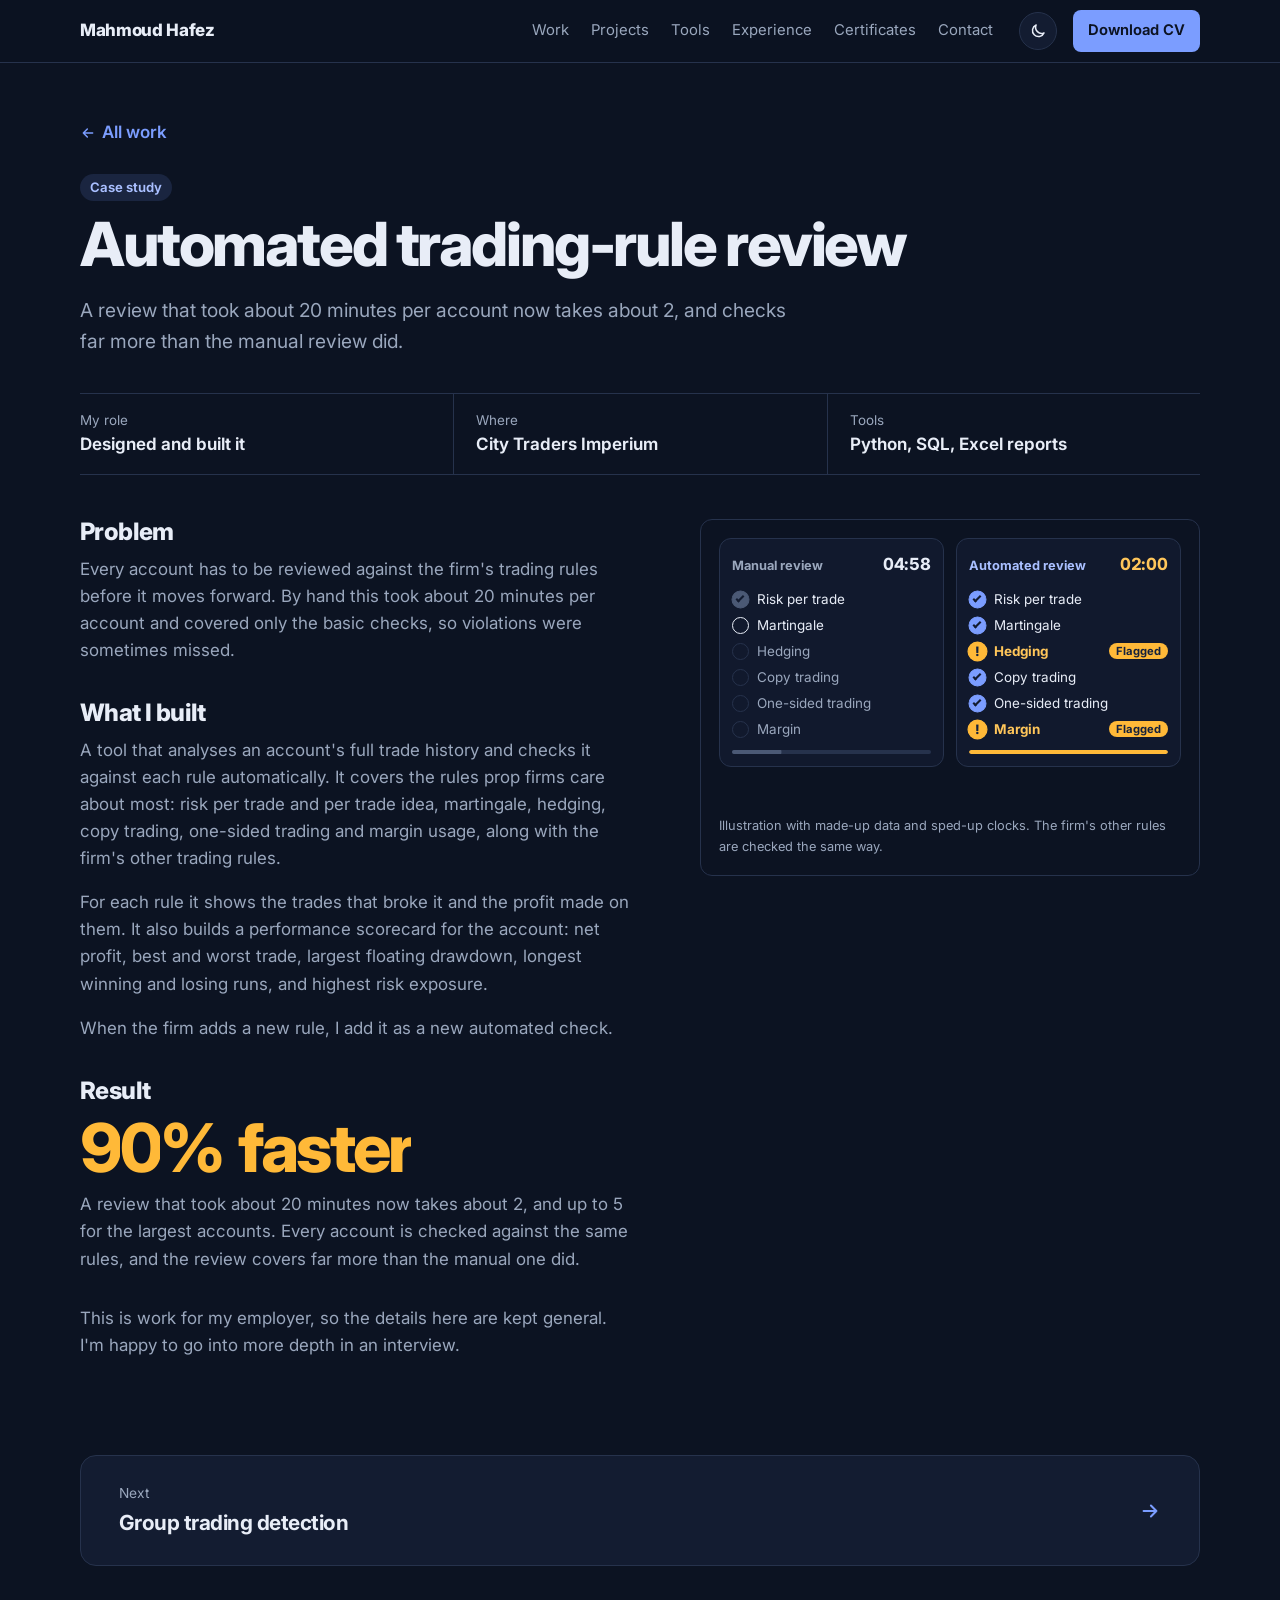
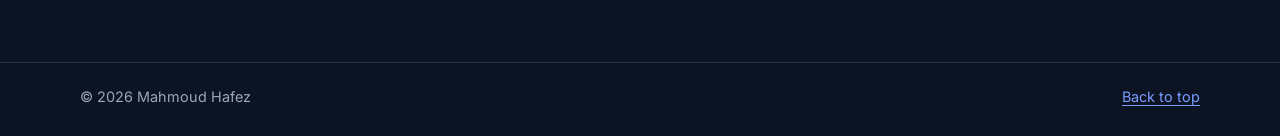
<file: docs/projects/trading-rule-review.html>
<!doctype html>
<html lang="en">
<head>
  <meta charset="utf-8">
  <meta name="viewport" content="width=device-width, initial-scale=1">
  <title>Automated trading-rule review | Mahmoud Hafez</title>
  <meta name="description" content="A review that took about 20 minutes per account now takes about 2, and checks far more than the manual review did.">
  <meta property="og:title" content="Automated trading-rule review | Mahmoud Hafez">
  <meta property="og:description" content="A review that took about 20 minutes per account now takes about 2, and checks far more than the manual review did.">
  <meta property="og:type" content="website">
  <link rel="icon" href="../images/logo.png">
  <script>
    (function () {
      var d = document.documentElement;
      d.classList.add('js');
      var t = null;
      try { t = localStorage.getItem('theme'); } catch (e) {}
      if (t !== 'light' && t !== 'dark') t = 'dark';
      d.dataset.theme = t;
    })();
  </script>
  <link rel="preconnect" href="https://fonts.googleapis.com">
  <link rel="preconnect" href="https://fonts.gstatic.com" crossorigin>
  <link href="https://fonts.googleapis.com/css2?family=Inter:opsz,wght@14..32,400..800&display=swap" rel="stylesheet">
  <link rel="stylesheet" href="../css/site.css?v=54dec9c">
</head>
<body>
  <a class="skip" href="#main">Skip to content</a>
  <div class="progress" aria-hidden="true"></div>

  <header class="top">
    <div class="shell top-row">
      <a class="brand" href="../index.html">Mahmoud Hafez</a>
      <nav aria-label="Sections">
        <a href="../index.html#work">Work</a>
        <a href="../index.html#projects">Projects</a>
        <a href="../index.html#tools">Tools</a>
        <a href="../index.html#path">Experience</a>
        <a href="../index.html#certificates">Certificates</a>
        <a href="../index.html#contact">Contact</a>
      </nav>
      <button class="theme" id="theme" type="button" aria-label="Dark mode" aria-pressed="false">
        <svg class="sun" viewBox="0 0 24 24" fill="none" stroke="currentColor" stroke-width="2" stroke-linecap="round" aria-hidden="true"><circle cx="12" cy="12" r="4"/><path d="M12 2v2M12 20v2M2 12h2M20 12h2M4.9 4.9l1.4 1.4M17.7 17.7l1.4 1.4M4.9 19.1l1.4-1.4M17.7 6.3l1.4-1.4"/></svg>
        <svg class="moon" viewBox="0 0 24 24" fill="none" stroke="currentColor" stroke-width="2" stroke-linecap="round" stroke-linejoin="round" aria-hidden="true"><path d="M20 14.5A8 8 0 0 1 9.5 4a8 8 0 1 0 10.5 10.5z"/></svg>
      </button>
      <a class="cv" href="../assets/Mahmoud_Hafez_CV.pdf" download>Download CV</a>
    </div>
  </header>

  <main id="main">
    <section class="shell page-head">
      <a class="back" href="../index.html#work"><svg viewBox="0 0 24 24" fill="none" stroke="currentColor" stroke-width="2.2" stroke-linecap="round" stroke-linejoin="round" aria-hidden="true"><path d="M19 12H5M11 6l-6 6 6 6"/></svg>All work</a>
      <span class="role-tag" style="display:table">Case study</span>
      <h1>Automated trading-rule review</h1>
      <p class="lede">A review that took about 20 minutes per account now takes about 2, and checks far more than the manual review did.</p>
      <dl class="facts"><div><dt>My role</dt><dd>Designed and built it</dd></div><div><dt>Where</dt><dd>City Traders Imperium</dd></div><div><dt>Tools</dt><dd>Python, SQL, Excel reports</dd></div></dl>
    </section>

    <section class="shell block" style="padding-top:0">
      <div class="story">
        <div class="story-text" data-reveal>
          <section><h2>Problem</h2>
            <p>Every account has to be reviewed against the firm's trading rules before it moves forward. By hand this took about 20 minutes per account and covered only the basic checks, so violations were sometimes missed.</p></section>
          <section><h2>What I built</h2>
            <p>A tool that analyses an account's full trade history and checks it against each rule automatically. It covers the rules prop firms care about most: risk per trade and per trade idea, martingale, hedging, copy trading, one-sided trading and margin usage, along with the firm's other trading rules.</p>
            <p>For each rule it shows the trades that broke it and the profit made on them. It also builds a performance scorecard for the account: net profit, best and worst trade, largest floating drawdown, longest winning and losing runs, and highest risk exposure.</p>
            <p>When the firm adds a new rule, I add it as a new automated check.</p></section>
          <section><h2>Result</h2>
            <strong class="bigresult">90% faster</strong>
            <p>A review that took about 20 minutes now takes about 2, and up to 5 for the largest accounts. Every account is checked against the same rules, and the review covers far more than the manual one did.</p></section>
          <p class="confidential">This is work for my employer, so the details here are kept general. I'm happy to go into more depth in an interview.</p>
        </div>
        <div class="story-viz" data-reveal style="--d:.15s">
          <div class="case-viz"><div class="race" data-race role="img" aria-label="Animation: the manual review works through six rules slowly, takes about 20 minutes and misses a hedging violation and a margin violation. The automated review checks all six in about 2 minutes and flags both.">
              <div class="lane manual">
                <div class="lane-head"><span class="lane-name">Manual review</span><span class="clock">00:00</span></div>
                <ul class="checks"><li><i></i><span>Risk per trade</span></li><li><i></i><span>Martingale</span></li><li><i></i><span>Hedging</span></li><li><i></i><span>Copy trading</span></li><li><i></i><span>One-sided trading</span></li><li><i></i><span>Margin</span></li></ul>
                <span class="lane-bar"><i></i></span>
              </div>
              <div class="lane auto">
                <div class="lane-head"><span class="lane-name">Automated review</span><span class="clock">00:00</span></div>
                <ul class="checks"><li><i></i><span>Risk per trade</span></li><li><i></i><span>Martingale</span></li><li><i></i><span>Hedging</span></li><li><i></i><span>Copy trading</span></li><li><i></i><span>One-sided trading</span></li><li><i></i><span>Margin</span></li></ul>
                <span class="lane-bar"><i></i></span>
              </div>
              <p class="race-result"><strong>90% faster,</strong> and nothing missed</p>
            </div>
            <p class="viz-note">Illustration with made-up data and sped-up clocks. The firm's other rules are checked the same way.</p></div>
        </div>
      </div>
    </section>

    <section class="shell" style="padding-bottom:clamp(56px,8vw,96px)">
      <a class="next" href="group-trading-detection.html">
        <span><small>Next</small><strong>Group trading detection</strong></span>
        <svg viewBox="0 0 24 24" fill="none" stroke="currentColor" stroke-width="2.2" stroke-linecap="round" stroke-linejoin="round" aria-hidden="true"><path d="M5 12h14M13 6l6 6-6 6"/></svg>
      </a>
    </section>
  </main>

  <footer class="foot">
    <div class="shell foot-row">
      <span>© <span id="year">2026</span> Mahmoud Hafez</span>
      <a href="#main">Back to top</a>
    </div>
  </footer>

  <script src="../js/site.js?v=54dec9c"></script>
</body>
</html>
</file>
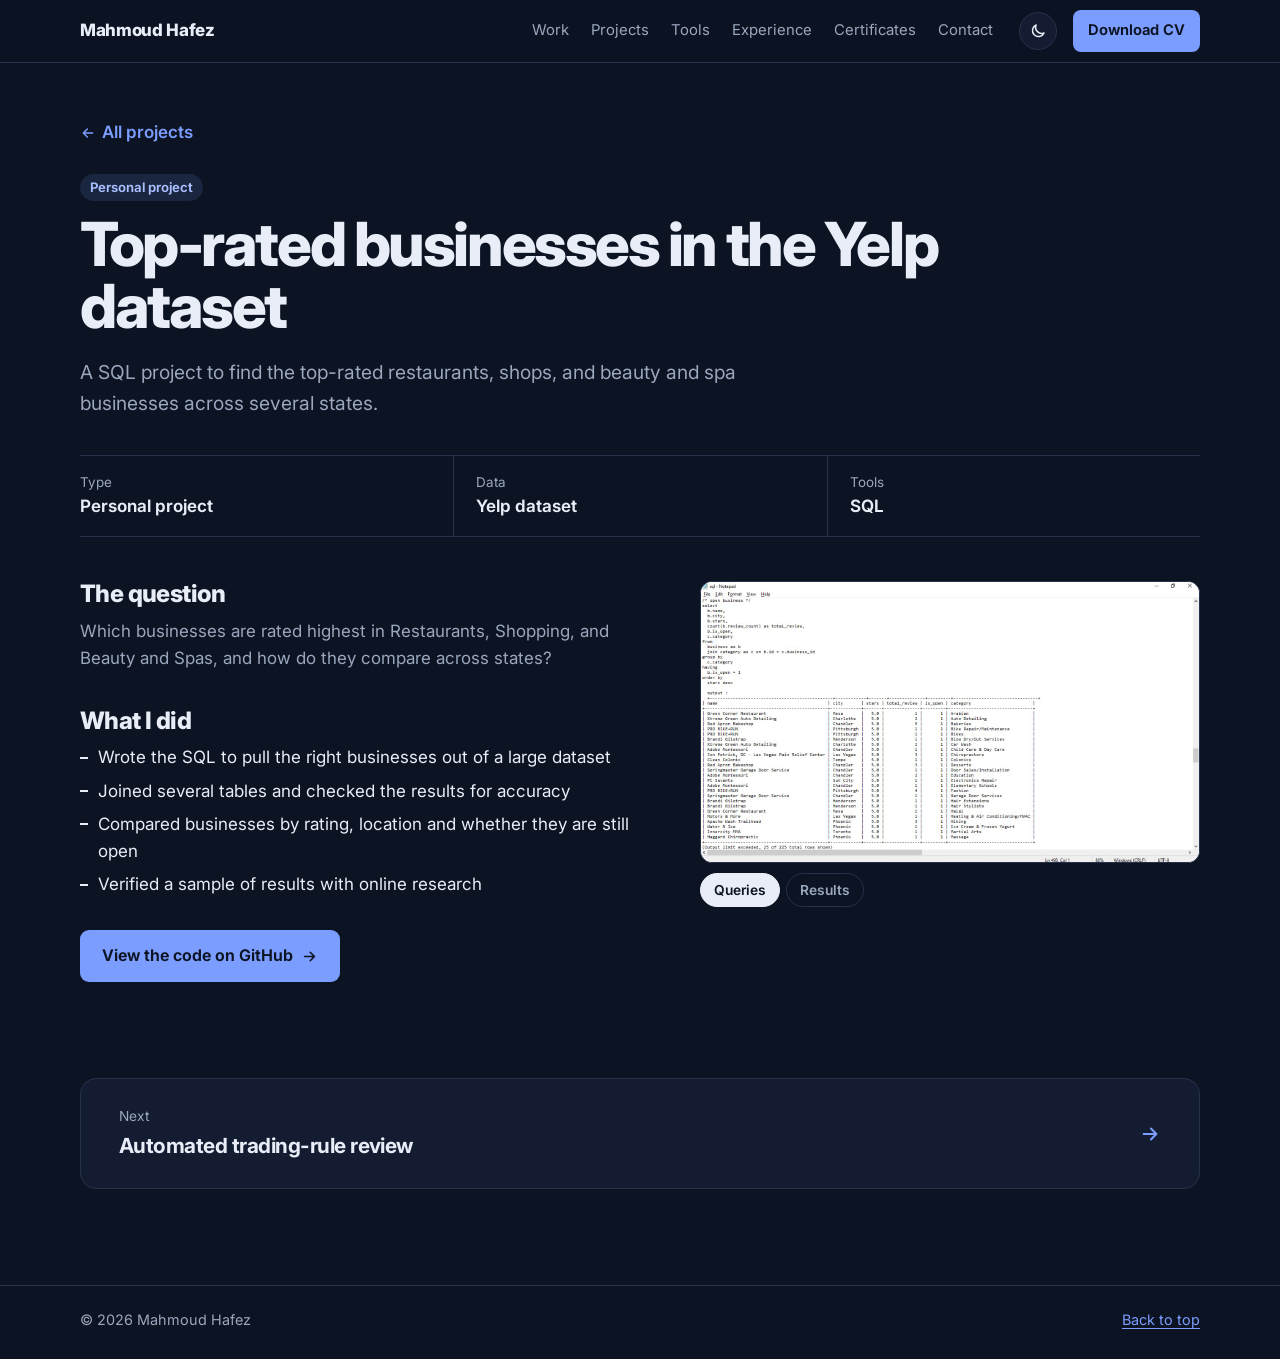
<file: docs/projects/yelp-analysis.html>
<!doctype html>
<html lang="en">
<head>
  <meta charset="utf-8">
  <meta name="viewport" content="width=device-width, initial-scale=1">
  <title>Top-rated businesses in the Yelp dataset | Mahmoud Hafez</title>
  <meta name="description" content="A SQL project to find the top-rated restaurants, shops, and beauty and spa businesses across several states.">
  <meta property="og:title" content="Top-rated businesses in the Yelp dataset | Mahmoud Hafez">
  <meta property="og:description" content="A SQL project to find the top-rated restaurants, shops, and beauty and spa businesses across several states.">
  <meta property="og:type" content="website">
  <link rel="icon" href="../images/logo.png">
  <script>
    (function () {
      var d = document.documentElement;
      d.classList.add('js');
      var t = null;
      try { t = localStorage.getItem('theme'); } catch (e) {}
      if (t !== 'light' && t !== 'dark') t = 'dark';
      d.dataset.theme = t;
    })();
  </script>
  <link rel="preconnect" href="https://fonts.googleapis.com">
  <link rel="preconnect" href="https://fonts.gstatic.com" crossorigin>
  <link href="https://fonts.googleapis.com/css2?family=Inter:opsz,wght@14..32,400..800&display=swap" rel="stylesheet">
  <link rel="stylesheet" href="../css/site.css?v=54dec9c">
</head>
<body>
  <a class="skip" href="#main">Skip to content</a>
  <div class="progress" aria-hidden="true"></div>

  <header class="top">
    <div class="shell top-row">
      <a class="brand" href="../index.html">Mahmoud Hafez</a>
      <nav aria-label="Sections">
        <a href="../index.html#work">Work</a>
        <a href="../index.html#projects">Projects</a>
        <a href="../index.html#tools">Tools</a>
        <a href="../index.html#path">Experience</a>
        <a href="../index.html#certificates">Certificates</a>
        <a href="../index.html#contact">Contact</a>
      </nav>
      <button class="theme" id="theme" type="button" aria-label="Dark mode" aria-pressed="false">
        <svg class="sun" viewBox="0 0 24 24" fill="none" stroke="currentColor" stroke-width="2" stroke-linecap="round" aria-hidden="true"><circle cx="12" cy="12" r="4"/><path d="M12 2v2M12 20v2M2 12h2M20 12h2M4.9 4.9l1.4 1.4M17.7 17.7l1.4 1.4M4.9 19.1l1.4-1.4M17.7 6.3l1.4-1.4"/></svg>
        <svg class="moon" viewBox="0 0 24 24" fill="none" stroke="currentColor" stroke-width="2" stroke-linecap="round" stroke-linejoin="round" aria-hidden="true"><path d="M20 14.5A8 8 0 0 1 9.5 4a8 8 0 1 0 10.5 10.5z"/></svg>
      </button>
      <a class="cv" href="../assets/Mahmoud_Hafez_CV.pdf" download>Download CV</a>
    </div>
  </header>

  <main id="main">
    <section class="shell page-head">
      <a class="back" href="../index.html#projects"><svg viewBox="0 0 24 24" fill="none" stroke="currentColor" stroke-width="2.2" stroke-linecap="round" stroke-linejoin="round" aria-hidden="true"><path d="M19 12H5M11 6l-6 6 6 6"/></svg>All projects</a>
      <span class="role-tag" style="display:table">Personal project</span>
      <h1>Top-rated businesses in the Yelp dataset</h1>
      <p class="lede">A SQL project to find the top-rated restaurants, shops, and beauty and spa businesses across several states.</p>
      <dl class="facts"><div><dt>Type</dt><dd>Personal project</dd></div><div><dt>Data</dt><dd>Yelp dataset</dd></div><div><dt>Tools</dt><dd>SQL</dd></div></dl>
    </section>

    <section class="shell block" style="padding-top:0">
      <div class="story">
        <div class="story-text" data-reveal>
          <section><h2>The question</h2>
            <p>Which businesses are rated highest in Restaurants, Shopping, and Beauty and Spas, and how do they compare across states?</p></section>
          <section><h2>What I did</h2>
            <ul class="ticks">
              <li>Wrote the SQL to pull the right businesses out of a large dataset</li>
              <li>Joined several tables and checked the results for accuracy</li>
              <li>Compared businesses by rating, location and whether they are still open</li>
              <li>Verified a sample of results with online research</li>
            </ul></section>
          <p><a class="btn btn-solid" href="https://github.com/HafezTheAnalyst/Data-Analysis-of-Yelp-Dataset">View the code on GitHub <svg viewBox="0 0 24 24" fill="none" stroke="currentColor" stroke-width="2.2" stroke-linecap="round" stroke-linejoin="round" aria-hidden="true"><path d="M5 12h14M13 6l6 6-6 6"/></svg></a></p>
        </div>
        <div class="story-viz" data-reveal style="--d:.15s">
          <div data-viewer>
          <div class="stage"><img src="../images/Projects/Sql_Yelp/Sql.JPG" alt="SQL queries used in the Yelp dataset analysis"></div>
          <div class="tabs" role="group" aria-label="Yelp analysis screenshots">
            <button type="button" aria-pressed="true" data-src="../images/Projects/Sql_Yelp/Sql.JPG" data-alt="SQL queries used in the Yelp dataset analysis">Queries</button>
            <button type="button" aria-pressed="false" data-src="../images/Projects/Sql_Yelp/SQL-1.JPG" data-alt="SQL query results from the Yelp dataset analysis">Results</button>
          </div>
        </div>
        </div>
      </div>
    </section>

    <section class="shell" style="padding-bottom:clamp(56px,8vw,96px)">
      <a class="next" href="trading-rule-review.html">
        <span><small>Next</small><strong>Automated trading-rule review</strong></span>
        <svg viewBox="0 0 24 24" fill="none" stroke="currentColor" stroke-width="2.2" stroke-linecap="round" stroke-linejoin="round" aria-hidden="true"><path d="M5 12h14M13 6l6 6-6 6"/></svg>
      </a>
    </section>
  </main>

  <footer class="foot">
    <div class="shell foot-row">
      <span>© <span id="year">2026</span> Mahmoud Hafez</span>
      <a href="#main">Back to top</a>
    </div>
  </footer>

  <script src="../js/site.js?v=54dec9c"></script>
</body>
</html>
</file>
<file: css/site.css>
/* Mahmoud Hafez portfolio
   Colours: blue is "the trend", amber is "the exception". The same pair runs through every chart. */

:root {
  --paper: #f2f5fa;
  --surface: #ffffff;
  --ink: #14213d;
  --muted: #56657c;
  --rule: #d4dce8;
  --blue: #2450c8;
  --blue-deep: #1a3a94;
  --amber: #f0a202;
  --amber-ink: #9c6400;
  --dot: #a7b4c5;
  --tint: #e4ebf8;
  --on-blue: #ffffff;
  --shadow: 0 24px 48px -32px rgba(20, 33, 61, 0.35);
  --font: "Inter", system-ui, -apple-system, "Segoe UI", Roboto, Arial, sans-serif;
  --shell: 1120px;
  --gutter: clamp(20px, 5vw, 48px);
  color-scheme: light;
}
:root[data-theme="dark"], .ink {
  --paper: #0c1322;
  --surface: #131c31;
  --ink: #e8edf7;
  --muted: #9aa7bd;
  --rule: #26324c;
  --blue: #7b9dff;
  --blue-deep: #a9bfff;
  --amber: #ffb938;
  --amber-ink: #ffc65a;
  --dot: #4b5975;
  --tint: #1a2540;
  --on-blue: #0c1322;
  --shadow: 0 24px 48px -32px rgba(0, 0, 0, 0.7);
}
:root[data-theme="dark"] { color-scheme: dark; }
/* The dark feature band keeps its own palette in both themes. */
.ink { --paper: #101a33; --surface: #17223f; --rule: #2b3859; --tint: #1e2a4b; background: var(--paper); color: var(--ink); }
:root[data-theme="dark"] .ink { --paper: #101a30; }

@view-transition { navigation: auto; }

*, *::before, *::after { box-sizing: border-box; }
html { scroll-behavior: smooth; scroll-padding-top: 76px; }
body {
  margin: 0;
  background: var(--paper);
  color: var(--ink);
  font-family: var(--font);
  font-size: 17px;
  line-height: 1.6;
  -webkit-font-smoothing: antialiased;
  transition: background-color 0.25s, color 0.25s;
}
img { max-width: 100%; display: block; }
a { color: var(--blue); text-underline-offset: 3px; }
a:hover { color: var(--blue-deep); }
:focus-visible { outline: 3px solid var(--amber); outline-offset: 3px; border-radius: 4px; }
ul, ol, dl, dd, figure { margin: 0; padding: 0; }
ul, ol { list-style: none; }
p { margin: 0 0 1em; }
button { font: inherit; }

.shell { width: 100%; max-width: calc(var(--shell) + 2 * var(--gutter)); margin: 0 auto; padding: 0 var(--gutter); }
.skip { position: absolute; left: -999px; top: 8px; background: var(--ink); color: var(--paper); padding: 8px 14px; border-radius: 6px; z-index: 30; }
.skip:focus { left: 8px; }

h1, h2, h3 { margin: 0; line-height: 1.1; letter-spacing: -0.02em; }
h1 { font-size: clamp(2.5rem, 5.6vw, 4.4rem); font-weight: 800; line-height: 1.02; letter-spacing: -0.04em; }
h2 { font-size: clamp(1.9rem, 3.8vw, 2.9rem); font-weight: 800; letter-spacing: -0.035em; margin-bottom: 14px; }
h3 { font-size: 1.25rem; font-weight: 700; }
.sub { color: var(--muted); font-size: 1.08rem; max-width: 40em; margin-bottom: 40px; }

/* Scroll progress and top bar */
.progress { position: fixed; top: 0; left: 0; right: 0; height: 3px; background: var(--amber); transform: scaleX(0); transform-origin: 0 50%; z-index: 25; }
.top { position: sticky; top: 0; z-index: 20; background: color-mix(in srgb, var(--paper) 90%, transparent); backdrop-filter: blur(10px); border-bottom: 1px solid var(--rule); }
.top-row { display: flex; align-items: center; gap: 16px; min-height: 62px; }
.brand { font-weight: 800; letter-spacing: -0.02em; color: var(--ink); text-decoration: none; white-space: nowrap; margin-right: auto; }
.top nav { display: flex; gap: 2px; overflow-x: auto; scrollbar-width: none; }
.top nav::-webkit-scrollbar { display: none; }
.top nav a { color: var(--muted); text-decoration: none; font-size: 0.93rem; padding: 8px 10px; border-radius: 6px; white-space: nowrap; }
.top nav a:hover { color: var(--ink); background: var(--tint); }
.theme { display: grid; place-items: center; width: 38px; height: 38px; flex: none; border-radius: 50%; border: 1px solid var(--rule); background: var(--surface); color: var(--ink); cursor: pointer; }
.theme:hover { border-color: var(--ink); }
.theme svg { width: 18px; height: 18px; }
.theme .moon, :root[data-theme="dark"] .theme .sun { display: none; }
:root[data-theme="dark"] .theme .moon { display: block; }
.cv { flex: none; font-weight: 650; font-size: 0.92rem; text-decoration: none; color: var(--on-blue); background: var(--blue); padding: 9px 15px; border-radius: 8px; white-space: nowrap; }
.cv:hover { background: var(--blue-deep); color: var(--on-blue); }

/* Buttons */
.btn { display: inline-flex; align-items: center; gap: 8px; font-weight: 650; font-size: 1rem; padding: 13px 22px; border-radius: 9px; text-decoration: none; transition: background-color 0.15s, border-color 0.15s, color 0.15s, transform 0.15s; }
.btn:active { transform: translateY(1px); }
.btn-solid { background: var(--blue); color: var(--on-blue); }
.btn-solid:hover { background: var(--blue-deep); color: var(--on-blue); }
.btn-line { border: 1.5px solid var(--ink); color: var(--ink); }
.btn-line:hover { background: var(--ink); color: var(--paper); }
.btn svg { width: 17px; height: 17px; }

/* Hero */
.hero { display: grid; grid-template-columns: minmax(0, 1fr) minmax(0, 1.02fr); gap: clamp(32px, 5vw, 64px); align-items: center; padding-top: clamp(40px, 6vw, 80px); padding-bottom: clamp(40px, 6vw, 72px); }
.who { display: flex; align-items: center; gap: 14px; margin: 0 0 26px; }
.who img { width: 56px; height: 56px; border-radius: 50%; object-fit: cover; object-position: center 12%; border: 2px solid var(--surface); box-shadow: 0 0 0 1px var(--rule); }
.who span { color: var(--muted); font-size: 0.95rem; line-height: 1.35; }
.who strong { display: block; color: var(--ink); font-size: 1.05rem; font-weight: 700; }
.lede { font-size: 1.14rem; color: var(--muted); max-width: 34em; margin: 24px 0 0; }
.actions { display: flex; flex-wrap: wrap; gap: 12px; margin-top: 32px; }

/* Scatter plot */
.plot { background: var(--surface); border: 1px solid var(--rule); border-radius: 16px; padding: 18px 18px 16px; box-shadow: var(--shadow); }
.plot-frame { position: relative; }
#plot { width: 100%; height: auto; display: block; overflow: visible; }
#plot .grid line { stroke: var(--rule); stroke-width: 1; opacity: 0.55; }
#plot .axis { stroke: var(--ink); stroke-width: 1.2; }
#plot .axis-label { fill: var(--muted); font-size: 12px; }
#plot .pt { fill: var(--dot); transition: transform 1.1s cubic-bezier(0.22, 0.9, 0.3, 1), fill 0.4s; cursor: pointer; }
#plot .pt.settled { fill: var(--blue); fill-opacity: 0.6; }
#plot .pt.out { fill: var(--amber); fill-opacity: 1; }
#plot .pt:hover, #plot .pt:focus { fill-opacity: 1; stroke: var(--ink); stroke-width: 1.5; outline: none; }
#plot .ring { fill: none; stroke: var(--amber); stroke-width: 1.6; opacity: 0; transform-box: fill-box; transform-origin: center; transform: scale(0.3); transition: opacity 0.4s, transform 0.5s cubic-bezier(0.2, 1.4, 0.4, 1); pointer-events: none; }
#plot .ring.on { opacity: 1; transform: scale(1); }
#plot .trend { stroke: var(--ink); stroke-width: 1.8; stroke-dasharray: 700; stroke-dashoffset: 700; transition: stroke-dashoffset 0.9s ease-out; fill: none; }
#plot .trend.on { stroke-dashoffset: 0; }
.tip { position: absolute; pointer-events: none; background: var(--ink); color: var(--paper); font-size: 0.8rem; line-height: 1.35; padding: 6px 10px; border-radius: 6px; white-space: nowrap; transform: translate(-50%, calc(-100% - 12px)); z-index: 2; }
.tip b { font-weight: 650; }
.readout { display: grid; grid-template-columns: repeat(3, 1fr); border-top: 1px solid var(--rule); margin-top: 10px; }
.readout > div { padding: 12px 4px 10px 14px; border-left: 1px solid var(--rule); }
.readout > div:first-child { border-left: 0; padding-left: 4px; }
.readout dt { font-size: 0.8rem; color: var(--muted); }
.readout dd { font-size: 1.55rem; font-weight: 700; font-variant-numeric: tabular-nums; line-height: 1.2; }
.readout .flagged dd { color: var(--amber-ink); }
.plot figcaption { display: flex; align-items: flex-start; justify-content: space-between; gap: 16px; border-top: 1px solid var(--rule); padding-top: 12px; font-size: 0.86rem; color: var(--muted); line-height: 1.45; }
.plot button { flex: none; font-weight: 650; color: var(--blue); background: none; border: 1.5px solid var(--blue); border-radius: 7px; padding: 7px 12px; cursor: pointer; transition: background-color 0.15s, color 0.15s; }
.plot button:hover { background: var(--blue); color: var(--on-blue); }

/* Headline results under the hero */
.results { display: grid; grid-template-columns: repeat(3, 1fr); border-top: 1px solid var(--rule); border-bottom: 1px solid var(--rule); }
.results > div { padding: 26px 24px 24px 0; }
.results > div + div { border-left: 1px solid var(--rule); padding-left: 28px; }
.results strong { display: block; font-size: clamp(2.2rem, 4.6vw, 3.4rem); font-weight: 800; letter-spacing: -0.04em; line-height: 1; font-variant-numeric: tabular-nums; }
.results strong small { font-size: 0.45em; font-weight: 700; letter-spacing: -0.01em; margin-left: 4px; color: var(--muted); }
.results > div > span { display: block; color: var(--muted); margin-top: 8px; max-width: 22em; font-size: 0.98rem; }

/* Sections */
.band { background: var(--surface); border-top: 1px solid var(--rule); border-bottom: 1px solid var(--rule); padding: clamp(56px, 8vw, 96px) 0; }
.block { padding-top: clamp(56px, 8vw, 96px); padding-bottom: clamp(56px, 8vw, 96px); }
.ink.band { border-color: transparent; }

.split { display: grid; grid-template-columns: 1fr 1fr; margin-top: 36px; }
.split article { padding: 4px clamp(20px, 4vw, 48px) 4px 0; }
.split article + article { border-left: 1px solid var(--rule); padding-left: clamp(20px, 4vw, 48px); padding-right: 0; }
.split h3 { display: flex; align-items: center; gap: 10px; margin-bottom: 10px; }
.split h3::before { content: ""; width: 12px; height: 12px; border-radius: 50%; background: var(--blue); flex: none; }
.split article + article h3::before { background: var(--amber); }
.split p { color: var(--muted); }
.ticks li { position: relative; padding-left: 18px; margin-bottom: 6px; }
.ticks li::before { content: ""; position: absolute; left: 0; top: 0.74em; width: 8px; height: 2px; background: var(--ink); }
.also { margin: 36px 0 0; padding: 18px 22px; background: var(--tint); border-radius: 12px; font-size: 1.05rem; max-width: 60em; }
.also strong { font-weight: 700; }

/* Case studies (work at the firm) */
.cases { display: grid; gap: 20px; }
.case { display: grid; grid-template-columns: minmax(0, 1fr) minmax(0, 0.92fr); gap: clamp(20px, 4vw, 48px); align-items: center; background: var(--surface); border: 1px solid var(--rule); border-radius: 18px; padding: clamp(22px, 3.2vw, 38px); text-decoration: none; color: var(--ink); transition: border-color 0.2s, transform 0.25s cubic-bezier(0.2, 0.7, 0.2, 1); }
.case:hover { color: var(--ink); border-color: var(--blue); transform: translateY(-3px); }
.case:nth-child(even) .case-viz { order: -1; }
.case h3 { font-size: clamp(1.4rem, 2.4vw, 1.85rem); letter-spacing: -0.03em; margin-bottom: 10px; }
.case p { color: var(--muted); margin-bottom: 18px; }
.case .outcome { display: flex; align-items: baseline; gap: 12px; flex-wrap: wrap; margin-bottom: 18px; }
.case .outcome strong { font-size: clamp(2rem, 3.6vw, 2.7rem); font-weight: 800; letter-spacing: -0.04em; line-height: 1; color: var(--amber-ink); font-variant-numeric: tabular-nums; }
.case .outcome span { color: var(--muted); font-size: 0.98rem; }
.more { font-weight: 650; color: var(--blue); display: inline-flex; align-items: center; gap: 6px; }
.more svg { width: 16px; height: 16px; transition: transform 0.2s; }
a:hover .more svg, .more:hover svg { transform: translateX(4px); }
.role-tag { display: inline-block; font-size: 0.82rem; font-weight: 650; color: var(--blue-deep); background: var(--tint); padding: 3px 10px; border-radius: 999px; margin-bottom: 12px; }
.case-viz { background: var(--paper); border: 1px solid var(--rule); border-radius: 12px; padding: 18px; }
.case-viz svg { width: 100%; height: auto; display: block; }
.viz-note { font-size: 0.8rem; color: var(--muted); margin: 10px 0 0; }

.minor { display: grid; grid-template-columns: 1fr auto; gap: 24px; align-items: center; margin-top: 20px; padding: 20px clamp(22px, 3.2vw, 38px); border: 1px dashed var(--rule); border-radius: 14px; }
.minor h3 { font-size: 1.1rem; margin-bottom: 4px; }
.minor p { color: var(--muted); margin: 0; font-size: 0.98rem; }
.minor strong { font-size: 1.5rem; font-weight: 800; letter-spacing: -0.03em; color: var(--amber-ink); white-space: nowrap; }
.confidential { margin: 28px 0 0; color: var(--muted); font-size: 0.93rem; max-width: 60em; }

/* Before and after bars */
.bars { display: grid; gap: 14px; }
.bar { display: grid; grid-template-columns: 1fr auto; gap: 4px 12px; align-items: baseline; }
.bar-label { font-size: 0.9rem; color: var(--muted); }
.bar-val { font-weight: 700; font-variant-numeric: tabular-nums; font-size: 0.95rem; }
.bar-track { grid-column: 1 / -1; height: 22px; border-radius: 6px; background: var(--tint); overflow: hidden; }
.bar-fill { display: block; height: 100%; width: var(--w); border-radius: 6px; background: var(--dot); transform-origin: 0 50%; }
.bar.after .bar-fill { background: var(--amber); }
.js [data-viz] .bar-fill { transform: scaleX(0); transition: transform 1.1s cubic-bezier(0.2, 0.7, 0.2, 1); }
.js [data-viz].in .bar-fill { transform: scaleX(1); }
.js [data-viz].in .bar.after .bar-fill { transition-delay: 0.5s; }
.chips { display: flex; flex-wrap: wrap; gap: 6px; margin-top: 16px; }
.chips li { font-size: 0.82rem; font-weight: 600; padding: 4px 11px; border-radius: 999px; border: 1px solid var(--rule); color: var(--muted); background: var(--surface); }

/* Network illustration */
.net .edge { stroke: var(--dot); stroke-width: 1; opacity: 0; transition: opacity 0.6s; }
.net .edge.on { opacity: 0.35; }
.net .hot { stroke: var(--amber); stroke-width: 2.6; stroke-linecap: round; fill: none; transition: stroke-dashoffset 0.7s ease-out; }
.net .node { fill: var(--blue); transform-box: fill-box; transform-origin: center; transform: scale(0); transition: transform 0.45s cubic-bezier(0.2, 1.4, 0.4, 1), fill 0.3s; }
.net .node.on { transform: scale(1); }
.net .node.flag { fill: var(--amber); }
.net .score { font-size: 12px; font-weight: 700; fill: var(--amber-ink); opacity: 0; transition: opacity 0.4s; paint-order: stroke; stroke: var(--paper); stroke-width: 4px; }
.net .score.on { opacity: 1; }
.net .tag { font-size: 10.5px; fill: var(--muted); }

/* Personal projects grid */
.grid3 { display: grid; grid-template-columns: repeat(3, 1fr); gap: 22px; }
.card { display: flex; flex-direction: column; background: var(--surface); border: 1px solid var(--rule); border-radius: 16px; overflow: hidden; text-decoration: none; color: var(--ink); transition: border-color 0.2s, transform 0.25s cubic-bezier(0.2, 0.7, 0.2, 1); }
.card:hover { color: var(--ink); border-color: var(--blue); transform: translateY(-4px); }
.card-img { aspect-ratio: 16 / 10; overflow: hidden; background: #fff; border-bottom: 1px solid var(--rule); }
.card-img img { width: 100%; height: 100%; object-fit: cover; object-position: top left; transition: transform 0.5s cubic-bezier(0.2, 0.7, 0.2, 1); }
.card:hover .card-img img { transform: scale(1.05); }
.card-body { padding: 20px 22px 22px; display: flex; flex-direction: column; flex: 1; }
.card h3 { margin-bottom: 8px; letter-spacing: -0.025em; }
.card p { color: var(--muted); font-size: 0.98rem; }
.card .made { font-size: 0.86rem; color: var(--muted); margin: auto 0 14px; padding-top: 6px; }

/* Tools */
.tools { margin-top: 36px; }
.tools > div { display: grid; grid-template-columns: 220px 1fr; gap: 24px; padding: 15px 0; border-top: 1px solid var(--rule); }
.tools > div:last-child { border-bottom: 1px solid var(--rule); }
.tools dt { font-weight: 700; }
.tools dd { color: var(--muted); }

/* Path (a real sequence, newest first) */
.path { margin-top: 40px; }
.path li { display: grid; grid-template-columns: 220px 1fr; gap: 24px; padding: 0 0 34px; }
.path li:last-child { padding-bottom: 0; }
.path time { color: var(--muted); font-size: 0.95rem; font-variant-numeric: tabular-nums; padding-top: 3px; }
.path li > div { position: relative; padding-left: 28px; border-left: 1.5px solid var(--rule); padding-bottom: 2px; }
.path li > div::before { content: ""; position: absolute; left: -6.5px; top: 7px; width: 11px; height: 11px; border-radius: 50%; background: var(--paper); border: 2px solid var(--blue); }
.path li:first-child > div::before { background: var(--blue); }
.path .where { color: var(--blue-deep); font-weight: 600; margin: 4px 0 8px; font-size: 0.97rem; }
.path .what { color: var(--muted); margin-bottom: 0; }

/* Certificates */
.certs { display: grid; grid-template-columns: repeat(3, 1fr); gap: 14px 24px; margin-top: 36px; }
.certs a { display: grid; grid-template-columns: 92px 1fr; gap: 14px; align-items: center; padding: 10px; border: 1px solid var(--rule); border-radius: 12px; text-decoration: none; color: var(--ink); background: var(--paper); transition: border-color 0.15s, transform 0.2s; }
.certs a:hover { border-color: var(--blue); transform: translateY(-2px); }
.certs img { width: 92px; height: 70px; object-fit: cover; object-position: top left; border-radius: 6px; border: 1px solid var(--rule); }
.certs strong { display: block; font-weight: 650; line-height: 1.3; font-size: 0.98rem; }
.certs em { font-style: normal; color: var(--muted); font-size: 0.86rem; }

/* Contact */
.contact { padding-top: clamp(64px, 9vw, 112px); padding-bottom: clamp(64px, 9vw, 112px); }
.contact h2 { font-size: clamp(2.2rem, 5vw, 3.6rem); margin-bottom: 16px; }
.contact p { color: var(--muted); max-width: 36em; font-size: 1.08rem; }
.mail { display: inline-block; font-size: clamp(1.15rem, 2.8vw, 1.8rem); font-weight: 800; letter-spacing: -0.02em; overflow-wrap: anywhere; margin-top: 6px; }
.contact .actions { margin-top: 28px; align-items: center; }
.elsewhere { display: flex; flex-wrap: wrap; gap: 8px 22px; }
.elsewhere a { font-weight: 600; }

.foot { border-top: 1px solid var(--rule); color: var(--muted); font-size: 0.9rem; }
.foot-row { display: flex; justify-content: space-between; gap: 16px; padding-top: 22px; padding-bottom: 28px; }

/* Project pages */
.back { display: inline-flex; align-items: center; gap: 6px; font-weight: 600; text-decoration: none; margin-bottom: 28px; }
.back svg { width: 16px; height: 16px; transition: transform 0.2s; }
.back:hover svg { transform: translateX(-4px); }
.page-head { padding-top: clamp(32px, 5vw, 56px); padding-bottom: clamp(28px, 4vw, 44px); }
.page-head h1 { font-size: clamp(2.2rem, 5vw, 3.8rem); max-width: 16em; }
.page-head .lede { font-size: 1.2rem; max-width: 38em; margin-top: 20px; }
.facts { display: grid; grid-template-columns: repeat(3, minmax(0, 1fr)); gap: 0; margin-top: 36px; border-top: 1px solid var(--rule); border-bottom: 1px solid var(--rule); }
.facts > div { padding: 16px 20px 16px 0; }
.facts > div + div { border-left: 1px solid var(--rule); padding-left: 22px; }
.facts dt { font-size: 0.84rem; color: var(--muted); }
.facts dd { font-weight: 650; }
.story { display: grid; grid-template-columns: minmax(0, 1fr) minmax(0, 0.9fr); gap: clamp(28px, 5vw, 64px); align-items: start; }
.story-text section + section { margin-top: 36px; }
.story-text h2 { font-size: 1.5rem; letter-spacing: -0.025em; margin-bottom: 10px; }
.story-text p { color: var(--muted); font-size: 1.06rem; }
.story-text .ticks { color: var(--ink); }
.story-text > p:last-child { margin: 32px 0 0; }
.story-viz { position: sticky; top: 90px; }
.bigresult { display: block; font-size: clamp(2.6rem, 6vw, 4.2rem); font-weight: 800; letter-spacing: -0.045em; line-height: 1; color: var(--amber-ink); margin-bottom: 10px; font-variant-numeric: tabular-nums; }
.next { display: flex; justify-content: space-between; align-items: center; gap: 20px; padding: 26px clamp(22px, 3.2vw, 38px); border: 1px solid var(--rule); border-radius: 16px; background: var(--surface); text-decoration: none; color: var(--ink); transition: border-color 0.2s, transform 0.25s; }
.next:hover { border-color: var(--blue); color: var(--ink); transform: translateY(-3px); }
.next small { display: block; color: var(--muted); font-size: 0.86rem; margin-bottom: 2px; }
.next strong { font-size: 1.3rem; letter-spacing: -0.025em; }
.next svg { width: 22px; height: 22px; flex: none; color: var(--blue); transition: transform 0.2s; }
.next:hover svg { transform: translateX(5px); }

/* Screenshot viewer */
.stage { background: #fff; border: 1px solid var(--rule); border-radius: 12px; aspect-ratio: 16 / 9; display: grid; place-items: center; overflow: hidden; }
.stage img { width: 100%; height: 100%; object-fit: contain; transition: opacity 0.2s; }
.stage img.swap { opacity: 0; }
.tabs { display: flex; flex-wrap: wrap; gap: 6px; margin-top: 10px; }
.tabs button { font-size: 0.86rem; font-weight: 600; color: var(--muted); background: transparent; border: 1px solid var(--rule); border-radius: 999px; padding: 5px 13px; cursor: pointer; transition: background-color 0.15s, color 0.15s, border-color 0.15s; }
.tabs button:hover { border-color: var(--ink); color: var(--ink); }
.tabs button[aria-pressed="true"] { background: var(--ink); border-color: var(--ink); color: var(--paper); }

/* Reveal on scroll */
.js [data-reveal] { opacity: 0; transform: translateY(22px); transition: opacity 0.7s ease, transform 0.7s cubic-bezier(0.2, 0.7, 0.2, 1); transition-delay: var(--d, 0s); }
.js [data-reveal].in { opacity: 1; transform: none; }

/* Small screens */
@media (max-width: 960px) {
  .hero, .story { grid-template-columns: 1fr; }
  .story-viz { position: static; }
  .case { grid-template-columns: 1fr; }
  .case:nth-child(even) .case-viz { order: 0; }
  .grid3 { grid-template-columns: 1fr 1fr; }
  .certs { grid-template-columns: repeat(2, 1fr); }
}
@media (max-width: 680px) {
  body { font-size: 16px; }
  .top-row { flex-wrap: wrap; row-gap: 0; padding-top: 8px; }
  .top nav { order: 5; width: calc(100% + 2 * var(--gutter)); margin: 4px calc(-1 * var(--gutter)) 0; padding: 0 calc(var(--gutter) - 10px) 6px; }
  .results { grid-template-columns: 1fr; }
  .results > div { padding: 20px 0; }
  .results > div + div { border-left: 0; border-top: 1px solid var(--rule); padding-left: 0; }
  .split { grid-template-columns: 1fr; }
  .split article { padding: 0 0 24px; }
  .split article + article { border-left: 0; border-top: 1px solid var(--rule); padding: 24px 0 0; }
  .grid3, .certs { grid-template-columns: 1fr; }
  .tools > div, .path li { grid-template-columns: 1fr; gap: 4px; }
  .path li > div { margin-top: 6px; }
  .minor { grid-template-columns: 1fr; gap: 8px; }
  .facts { grid-template-columns: 1fr; }
  .facts > div { padding: 12px 0; }
  .facts > div + div { border-left: 0; border-top: 1px solid var(--rule); padding-left: 0; }
  .plot figcaption { flex-direction: column; }
}

@media (prefers-reduced-motion: reduce) {
  html { scroll-behavior: auto; }
  @view-transition { navigation: none; }
  *, *::before, *::after { transition-duration: 0.01ms !important; transition-delay: 0s !important; }
  .js [data-reveal] { opacity: 1; transform: none; }
}
</file>
<file: docs/css/site.css>
/* Mahmoud Hafez portfolio
   Colours: blue is "the trend", amber is "the exception". The same pair runs through every chart. */

:root {
  --paper: #f2f5fa;
  --surface: #ffffff;
  --ink: #14213d;
  --muted: #56657c;
  --rule: #d4dce8;
  --blue: #2450c8;
  --blue-deep: #1a3a94;
  --amber: #f0a202;
  --amber-ink: #9c6400;
  --amber-big: #c27d00;
  --dot: #a7b4c5;
  --tint: #e4ebf8;
  --on-blue: #ffffff;
  --shadow: 0 24px 48px -32px rgba(20, 33, 61, 0.35);
  --font: "Inter", system-ui, -apple-system, "Segoe UI", Roboto, Arial, sans-serif;
  --shell: 1120px;
  --gutter: clamp(20px, 5vw, 48px);
  color-scheme: light;
}
:root[data-theme="dark"] {
  --paper: #0c1322;
  --surface: #131c31;
  --ink: #e8edf7;
  --muted: #9aa7bd;
  --rule: #26324c;
  --blue: #7b9dff;
  --blue-deep: #a9bfff;
  --amber: #ffb938;
  --amber-ink: #ffc65a;
  --amber-big: #ffb938;
  --dot: #4b5975;
  --tint: #1a2540;
  --on-blue: #0c1322;
  --shadow: 0 24px 48px -32px rgba(0, 0, 0, 0.7);
}
:root[data-theme="dark"] { color-scheme: dark; }

@view-transition { navigation: auto; }

*, *::before, *::after { box-sizing: border-box; }
html { scroll-behavior: smooth; scroll-padding-top: 76px; }
body {
  margin: 0;
  background: var(--paper);
  color: var(--ink);
  font-family: var(--font);
  font-size: 17px;
  line-height: 1.6;
  -webkit-font-smoothing: antialiased;
  transition: background-color 0.25s, color 0.25s;
}
img { max-width: 100%; display: block; }
a { color: var(--blue); text-underline-offset: 3px; }
a:hover { color: var(--blue-deep); }
:focus-visible { outline: 3px solid var(--amber); outline-offset: 3px; border-radius: 4px; }
ul, ol, dl, dd, figure { margin: 0; padding: 0; }
ul, ol { list-style: none; }
p { margin: 0 0 1em; }
button { font: inherit; }

.shell { width: 100%; max-width: calc(var(--shell) + 2 * var(--gutter)); margin: 0 auto; padding: 0 var(--gutter); }
.skip { position: absolute; left: -999px; top: 8px; background: var(--ink); color: var(--paper); padding: 8px 14px; border-radius: 6px; z-index: 30; }
.skip:focus { left: 8px; }

h1, h2, h3 { margin: 0; line-height: 1.1; letter-spacing: -0.02em; }
h1 { font-size: clamp(2.5rem, 5.6vw, 4.4rem); font-weight: 800; line-height: 1.02; letter-spacing: -0.04em; }
h2 { font-size: clamp(1.9rem, 3.8vw, 2.9rem); font-weight: 800; letter-spacing: -0.035em; margin-bottom: 14px; }
h3 { font-size: 1.25rem; font-weight: 700; }
.sub { color: var(--muted); font-size: 1.08rem; max-width: 40em; margin-bottom: 40px; }

/* Scroll progress and top bar */
.progress { position: fixed; top: 0; left: 0; right: 0; height: 3px; background: var(--amber); transform: scaleX(0); transform-origin: 0 50%; z-index: 25; }
.top { position: sticky; top: 0; z-index: 20; background: color-mix(in srgb, var(--paper) 90%, transparent); backdrop-filter: blur(10px); border-bottom: 1px solid var(--rule); }
.top-row { display: flex; align-items: center; gap: 16px; min-height: 62px; }
.brand { font-weight: 800; letter-spacing: -0.02em; color: var(--ink); text-decoration: none; white-space: nowrap; margin-right: auto; }
.top nav { display: flex; gap: 2px; overflow-x: auto; scrollbar-width: none; }
.top nav::-webkit-scrollbar { display: none; }
.top nav a { color: var(--muted); text-decoration: none; font-size: 0.93rem; padding: 8px 10px; border-radius: 6px; white-space: nowrap; }
.top nav a:hover { color: var(--ink); background: var(--tint); }
.top nav a { position: relative; transition: color 0.2s, background-color 0.2s; }
.top nav a.current { color: var(--ink); background: var(--tint); }
.top nav a::after { content: ""; position: absolute; left: 10px; right: 10px; bottom: 3px; height: 2px; border-radius: 2px; background: var(--amber); transform: scaleX(0); transition: transform 0.3s cubic-bezier(0.3, 0.7, 0.2, 1); }
.top nav a.current::after { transform: scaleX(1); }
.theme { display: grid; place-items: center; width: 38px; height: 38px; flex: none; border-radius: 50%; border: 1px solid var(--rule); background: var(--surface); color: var(--ink); cursor: pointer; }
.theme:hover { border-color: var(--ink); }
.theme svg { width: 18px; height: 18px; }
.theme .moon, :root[data-theme="dark"] .theme .sun { display: none; }
:root[data-theme="dark"] .theme .moon { display: block; }
.cv { flex: none; font-weight: 650; font-size: 0.92rem; text-decoration: none; color: var(--on-blue); background: var(--blue); padding: 9px 15px; border-radius: 8px; white-space: nowrap; }
.cv:hover { background: var(--blue-deep); color: var(--on-blue); }

/* Buttons */
.btn { display: inline-flex; align-items: center; gap: 8px; font-weight: 650; font-size: 1rem; padding: 13px 22px; border-radius: 9px; text-decoration: none; transition: background-color 0.15s, border-color 0.15s, color 0.15s, transform 0.15s; }
.btn:active { transform: translateY(1px); }
.btn-solid { background: var(--blue); color: var(--on-blue); }
.btn-solid:hover { background: var(--blue-deep); color: var(--on-blue); }
.btn-line { border: 1.5px solid var(--ink); color: var(--ink); }
.btn-line:hover { background: var(--ink); color: var(--paper); }
.btn svg { width: 17px; height: 17px; }

/* Hero */
.hero { display: grid; grid-template-columns: minmax(0, 0.95fr) minmax(0, 1.05fr); gap: clamp(32px, 5vw, 64px); align-items: center; padding-top: clamp(40px, 6vw, 80px); padding-bottom: clamp(40px, 6vw, 72px); }
.who { display: flex; align-items: center; gap: 14px; margin: 0 0 26px; }
.who img { width: 104px; height: 104px; border-radius: 50%; object-fit: cover; border: 3px solid var(--surface); box-shadow: 0 0 0 2px var(--amber); }
.who span { color: var(--muted); font-size: 1rem; line-height: 1.35; }
.who strong { display: block; color: var(--ink); font-size: 1.25rem; font-weight: 700; }
.lede { font-size: 1.14rem; color: var(--muted); max-width: 34em; margin: 24px 0 0; }
.actions { display: flex; flex-wrap: wrap; gap: 12px; margin-top: 32px; }

/* Risk desk: simulated price chart with trades, flags and live counters */
.desk { background: var(--surface); border: 1px solid var(--rule); border-radius: 18px; box-shadow: var(--shadow); transform: perspective(1100px) rotateX(var(--rx, 0deg)) rotateY(var(--ry, 0deg)); transform-style: preserve-3d; transition: transform 0.3s ease-out; will-change: transform; }
.js .desk { animation: swing 1.3s cubic-bezier(0.2, 0.7, 0.2, 1) 0.2s backwards; }
@keyframes swing { from { opacity: 0; transform: perspective(1100px) rotateY(-22deg) rotateX(8deg) translateY(36px); } }
/* The parts of the desk sit at different depths, so they shift against each other as it tilts. */
.desk-head { transform: translateZ(18px); }
.desk-kpis { transform: translateZ(30px); }
.rules { transform: translateZ(14px); }
.flagtoast { position: absolute; top: 34px; right: 64px; z-index: 3; transform: translateZ(64px) translateY(8px); opacity: 0; pointer-events: none; font-size: 0.8rem; font-weight: 700; color: #14213d; background: var(--amber); padding: 6px 12px; border-radius: 999px; box-shadow: 0 10px 22px -8px rgba(0, 0, 0, 0.45); transition: opacity 0.3s, transform 0.4s cubic-bezier(0.2, 1.4, 0.4, 1); white-space: nowrap; }
.flagtoast.on { opacity: 1; transform: translateZ(64px) translateY(0); }
.desk-head { border-radius: 17px 17px 0 0; display: flex; align-items: center; justify-content: space-between; padding: 14px 18px; border-bottom: 1px solid var(--rule); }
.desk-title { font-weight: 700; letter-spacing: -0.01em; }
.desk-title em { font-style: normal; font-weight: 500; color: var(--muted); font-size: 0.85rem; margin-left: 8px; }
.live { display: inline-flex; align-items: center; gap: 7px; font-size: 0.82rem; font-weight: 650; color: var(--muted); }
.live i { width: 8px; height: 8px; border-radius: 50%; background: var(--amber); animation: pulse 1.4s ease-in-out infinite; }
@keyframes pulse { 50% { opacity: 0.25; transform: scale(0.7); } }
.desk-chart { position: relative; padding: 10px 12px 0; }
#candles { width: 100%; height: auto; display: block; cursor: crosshair; }
#candles .gridline { stroke: var(--rule); stroke-width: 1; opacity: 0.6; }
#candles .price { fill: var(--muted); font-size: 10px; }
#candles .c { transform-box: fill-box; transform-origin: 50% 100%; animation: grow 0.45s cubic-bezier(0.2, 0.8, 0.2, 1) backwards; }
@keyframes grow { from { transform: scaleY(0); opacity: 0; } }
#candles .up { fill: var(--blue); stroke: var(--blue); }
#candles .dn { fill: var(--dot); stroke: var(--dot); }
#candles .wick { stroke-width: 1.3; }
#candles .mark { fill: var(--muted); transition: opacity 0.3s; }
#candles .mark.flag { fill: var(--amber); }
#candles .ring { fill: none; stroke: var(--amber); stroke-width: 1.6; transform-box: fill-box; transform-origin: center; animation: ring 0.6s cubic-bezier(0.2, 1.4, 0.4, 1) backwards; }
@keyframes ring { from { transform: scale(0.2); opacity: 0; } }
#candles .cross { stroke: var(--ink); stroke-width: 1; stroke-dasharray: 3 3; opacity: 0.55; }
#candles .roll { transition: transform 0.6s cubic-bezier(0.3, 0.7, 0.2, 1); }
.ohlc { position: absolute; top: 10px; left: 16px; font-size: 0.78rem; color: var(--muted); font-variant-numeric: tabular-nums; pointer-events: none; }
.ohlc b { color: var(--ink); font-weight: 650; margin-right: 8px; }
.desk-kpis { display: grid; grid-template-columns: repeat(3, 1fr); border-top: 1px solid var(--rule); }
.desk-kpis > div { padding: 12px 18px; border-left: 1px solid var(--rule); }
.desk-kpis > div:first-child { border-left: 0; }
.desk-kpis dt { font-size: 0.8rem; color: var(--muted); }
.desk-kpis dd { font-size: 1.5rem; font-weight: 750; letter-spacing: -0.02em; font-variant-numeric: tabular-nums; line-height: 1.2; }
.desk-kpis .amber dd { color: var(--amber-ink); }
.rules { padding: 14px 18px 16px; border-top: 1px solid var(--rule); display: grid; gap: 8px; }
.rules-title { font-size: 0.8rem; color: var(--muted); }
.rule { display: grid; grid-template-columns: 118px 1fr 26px; gap: 10px; align-items: center; font-size: 0.86rem; }
.rule > span:last-child { text-align: right; font-weight: 700; font-variant-numeric: tabular-nums; }
.rule .track { height: 10px; border-radius: 5px; background: var(--tint); overflow: hidden; }
.rule .fill { display: block; height: 100%; width: 100%; border-radius: 5px; background: var(--amber); transform-origin: 0 50%; transform: scaleX(0); transition: transform 0.6s cubic-bezier(0.2, 0.7, 0.2, 1); }

.hero h1 { font-size: clamp(2.3rem, 4.3vw, 3.4rem); }
.hero .who { margin-bottom: 18px; }
.hero .lede { margin-top: 14px; }
.hero .actions { margin-top: 24px; }
.js #headline .w { display: inline-block; opacity: 0; transform: translateY(0.5em); animation: word 0.7s cubic-bezier(0.2, 0.7, 0.2, 1) forwards; }
/* The last word of the headline starts covered, then the cover slides away. */
.js #headline .redact { position: relative; }
.js #headline .redact::after { content: ""; position: absolute; left: -0.05em; right: -0.05em; top: 0.12em; bottom: 0.04em; border-radius: 5px; background: var(--ink); transform-origin: 100% 50%; animation: unredact 0.8s cubic-bezier(0.7, 0, 0.2, 1) 2s forwards; }
@keyframes unredact { to { transform: scaleX(0); } }

/* Role line under the headline: one phrase flips over to the next */
.roles { display: flex; align-items: center; gap: 11px; margin: 14px 0 0; height: 1.4em; font-size: 1.35rem; font-weight: 700; letter-spacing: -0.02em; perspective: 500px; }
.roles::before { content: ""; width: 10px; height: 10px; border-radius: 50%; background: var(--amber); flex: none; }
.roles-word { display: inline-block; transform-origin: 50% 50% -0.7em; backface-visibility: hidden; transition: transform 0.6s cubic-bezier(0.3, 0.7, 0.2, 1), opacity 0.45s; }
.roles-word.out { transform: rotateX(88deg); opacity: 0; }
.roles-word.pre { transform: rotateX(-88deg); opacity: 0; transition: none; }

/* Rolling numbers */
.sr { position: absolute; width: 1px; height: 1px; overflow: hidden; clip-path: inset(50%); white-space: nowrap; }
.rollpart { display: inline-block; height: 1em; line-height: 1; overflow: hidden; vertical-align: bottom; white-space: pre; color: inherit; }
.outcome strong span, .results strong span { color: inherit; }
.rollpart > span { display: block; transition: transform 1.4s cubic-bezier(0.2, 0.7, 0.2, 1); transition-delay: var(--rd, 0s); }
.rollpart i { display: block; height: 1em; font-style: normal; }

/* Rotating network */
canvas[data-scene] { display: block; width: 100%; aspect-ratio: 10 / 7; cursor: grab; touch-action: pan-y; }
canvas[data-scene]:active { cursor: grabbing; }
@keyframes word { to { opacity: 1; transform: none; } }

/* Headline results */
.results { display: grid; grid-template-columns: repeat(3, 1fr); border-top: 1px solid var(--rule); border-bottom: 1px solid var(--rule); }
.results > div { padding: 26px 24px 24px 0; }
.results > div + div { border-left: 1px solid var(--rule); padding-left: 28px; }
.results strong { display: block; font-size: clamp(2.2rem, 4.6vw, 3.4rem); font-weight: 800; letter-spacing: -0.04em; line-height: 1; font-variant-numeric: tabular-nums; }
.results strong small { font-size: 0.45em; font-weight: 700; letter-spacing: -0.01em; margin-left: 4px; color: var(--muted); }
.results > div > span { display: block; color: var(--muted); margin-top: 8px; max-width: 22em; font-size: 0.98rem; }

/* Sections */
.band { background: var(--surface); border-top: 1px solid var(--rule); border-bottom: 1px solid var(--rule); padding: clamp(56px, 8vw, 96px) 0; }
.block { padding-top: clamp(56px, 8vw, 96px); padding-bottom: clamp(56px, 8vw, 96px); }

.split { display: grid; grid-template-columns: 1fr 1fr; margin-top: 36px; }
.split article { padding: 4px clamp(20px, 4vw, 48px) 4px 0; }
.split article + article { border-left: 1px solid var(--rule); padding-left: clamp(20px, 4vw, 48px); padding-right: 0; }
.split h3 { display: flex; align-items: center; gap: 10px; margin-bottom: 10px; }
.split h3::before { content: ""; width: 12px; height: 12px; border-radius: 50%; background: var(--blue); flex: none; }
.split article + article h3::before { background: var(--amber); }
.split p { color: var(--muted); }
.ticks li { position: relative; padding-left: 18px; margin-bottom: 6px; }
.ticks li::before { content: ""; position: absolute; left: 0; top: 0.74em; width: 8px; height: 2px; background: var(--ink); }
.also { margin: 36px 0 0; padding: 18px 22px; background: var(--tint); border-radius: 12px; font-size: 1.05rem; max-width: 60em; }
.also strong { font-weight: 700; }

/* Case studies (work at the firm) */
.cases { display: grid; gap: 20px; }
.case { display: grid; grid-template-columns: minmax(0, 1fr) minmax(0, 0.92fr); gap: clamp(20px, 4vw, 48px); align-items: center; background: var(--surface); border: 1px solid var(--rule); border-radius: 18px; padding: clamp(22px, 3.2vw, 38px); text-decoration: none; color: var(--ink); transition: border-color 0.2s, transform 0.25s cubic-bezier(0.2, 0.7, 0.2, 1); }
.case:hover { color: var(--ink); border-color: var(--blue); transform: translateY(-3px); }
.case:nth-child(even) .case-viz { order: -1; }
.case h3 { font-size: clamp(1.4rem, 2.4vw, 1.85rem); letter-spacing: -0.03em; margin-bottom: 10px; }
.case p { color: var(--muted); margin-bottom: 18px; }
.case .outcome { display: flex; align-items: baseline; gap: 12px; flex-wrap: wrap; margin-bottom: 18px; }
.case .outcome strong { font-size: clamp(2rem, 3.6vw, 2.7rem); font-weight: 800; letter-spacing: -0.04em; line-height: 1; color: var(--amber-big); font-variant-numeric: tabular-nums; }
.case .outcome span { color: var(--muted); font-size: 0.98rem; }
.more { font-weight: 650; color: var(--blue); display: inline-flex; align-items: center; gap: 6px; }
.more svg { width: 16px; height: 16px; transition: transform 0.2s; }
a:hover .more svg, .more:hover svg { transform: translateX(4px); }
.role-tag { display: inline-block; font-size: 0.82rem; font-weight: 650; color: var(--blue-deep); background: var(--tint); padding: 3px 10px; border-radius: 999px; margin-bottom: 12px; }
.case-viz { background: var(--paper); border: 1px solid var(--rule); border-radius: 12px; padding: 18px; }
.case-viz svg { width: 100%; height: auto; display: block; }
.viz-note { font-size: 0.8rem; color: var(--muted); margin: 10px 0 0; }

.minor { display: grid; grid-template-columns: 1fr auto; gap: 24px; align-items: center; margin-top: 20px; padding: 20px clamp(22px, 3.2vw, 38px); border: 1px dashed var(--rule); border-radius: 14px; }
.minor h3 { font-size: 1.1rem; margin-bottom: 4px; }
.minor p { color: var(--muted); margin: 0; font-size: 0.98rem; }
.minor strong { font-size: 1.5rem; font-weight: 800; letter-spacing: -0.03em; color: var(--amber-big); white-space: nowrap; }
.confidential { margin: 28px 0 0; color: var(--muted); font-size: 0.93rem; max-width: 60em; }

/* Before and after bars */
/* The reveal: accounts that look separate are scanned, joined and regrouped by person */
.linked-cap { position: relative; margin: 0 0 12px; height: 1.5em; font-size: 0.98rem; color: var(--muted); }
.linked-cap span { position: absolute; left: 0; top: 0; white-space: nowrap; transition: opacity 0.4s, transform 0.4s; }
.linked-cap .a { opacity: 0; transform: translateY(6px); }
.linked-cap .a strong { color: var(--amber-ink); font-weight: 800; }
.linked.found .linked-cap .q { opacity: 0; transform: translateY(-6px); }
.linked.found .linked-cap .a { opacity: 1; transform: none; }
.linked-stage { position: relative; aspect-ratio: 4 / 2.7; margin-bottom: 14px; }
.linked-stage svg { position: absolute; inset: 0; width: 100%; height: 100%; overflow: visible; pointer-events: none; transition: opacity 0.4s; z-index: 2; }
.linked-stage line { stroke: var(--amber); stroke-width: 2.2; stroke-linecap: round; stroke-dasharray: 1; stroke-dashoffset: 1; transition: stroke-dashoffset 0.55s ease-out; }
.linked-stage line.on { stroke-dashoffset: 0; }
.linked.grouped .linked-stage svg { opacity: 0; }
.acct { position: absolute; left: calc(var(--c) * 25.5%); top: calc(var(--r) * 36%); width: 23.5%; height: 25%; display: flex; flex-direction: column; align-items: center; justify-content: center; gap: 3px; border: 1.5px solid var(--rule); border-radius: 10px; background: var(--surface); opacity: 0; transform: scale(0.7); transition: left 0.9s cubic-bezier(0.3, 0.7, 0.2, 1), top 0.9s cubic-bezier(0.3, 0.7, 0.2, 1), opacity 0.35s, transform 0.4s cubic-bezier(0.2, 1.4, 0.4, 1), border-color 0.3s; z-index: 1; }
.acct.in { opacity: 1; transform: none; }
.acct b { display: grid; place-items: center; width: 24px; height: 24px; border-radius: 50%; background: var(--tint); color: var(--blue-deep); font-size: 0.6rem; font-weight: 800; transition: background-color 0.3s, color 0.3s; }
.acct small { font-size: 0.62rem; color: var(--muted); font-variant-numeric: tabular-nums; }
.acct.hit { border-color: var(--amber); }
.acct.hit b { background: var(--amber); color: #14213d; }
.grp { position: absolute; left: -1.4%; top: calc(var(--r) * 36% - 3.2%); width: calc(var(--n) * 25.5% + 0.8%); height: 31.4%; border-radius: 14px; background: color-mix(in srgb, var(--amber) 16%, transparent); border: 1px dashed var(--amber); opacity: 0; transition: opacity 0.5s; }
.grp span { position: absolute; left: 50%; bottom: 0; transform: translate(-50%, 55%); font-size: 0.68rem; font-weight: 700; white-space: nowrap; padding: 1px 9px; border-radius: 999px; background: var(--amber); color: #14213d; z-index: 2; }
.linked.grouped .grp { opacity: 1; }
.scan { position: absolute; top: -3%; bottom: -3%; left: -2%; width: 2px; background: var(--amber); box-shadow: 0 0 14px 3px color-mix(in srgb, var(--amber) 55%, transparent); opacity: 0; z-index: 3; }
.scan.go { opacity: 1; left: 102%; transition: left 1.3s linear, opacity 0.2s; }
.scan.go.done { opacity: 0; }
@media (max-width: 420px) {
  .acct b { width: 20px; height: 20px; font-size: 0.54rem; }
  .acct small { font-size: 0.56rem; }
  .grp span { font-size: 0.6rem; padding: 1px 6px; }
}

/* The race: the same account reviewed by hand and by the tool, side by side */
.race { display: grid; grid-template-columns: 1fr 1fr; gap: 12px; }
.lane { border: 1px solid var(--rule); border-radius: 12px; padding: 12px 12px 12px; background: color-mix(in srgb, var(--tint) 40%, transparent); min-width: 0; }
.lane-head { display: flex; align-items: baseline; justify-content: space-between; gap: 8px; margin-bottom: 8px; }
.lane-name { font-size: 0.8rem; font-weight: 700; color: var(--muted); }
.lane.auto .lane-name { color: var(--blue-deep); }
.clock { font-size: 1.05rem; font-weight: 750; font-variant-numeric: tabular-nums; letter-spacing: -0.01em; color: var(--ink); transition: color 0.3s; }
.lane.done .clock { color: var(--muted); }
.lane.auto.done .clock { color: var(--amber-ink); }
.checks li { display: flex; align-items: center; gap: 8px; padding: 4.5px 0; font-size: 0.84rem; line-height: 1.25; color: var(--muted); transition: color 0.25s; }
.checks li span { min-width: 0; }
.checks i { position: relative; flex: none; width: 17px; height: 17px; border-radius: 50%; border: 1.5px solid var(--rule); background: transparent; transition: background-color 0.2s, border-color 0.2s, transform 0.3s cubic-bezier(0.2, 1.6, 0.4, 1); }
.checks i::after { content: ""; position: absolute; left: 5px; top: 2px; width: 4px; height: 8px; border: solid var(--surface); border-width: 0 2px 2px 0; transform: rotate(45deg) scale(0); transition: transform 0.2s; }
.checks .checking { color: var(--ink); }
.checks .checking i { border-color: var(--ink); animation: checking 0.7s ease-in-out infinite; }
@keyframes checking { 50% { transform: scale(0.72); opacity: 0.5; } }
.checks .ok { color: var(--ink); }
.checks .ok i { background: var(--dot); border-color: var(--dot); transform: scale(1.06); }
.lane.auto .checks .ok i { background: var(--blue); border-color: var(--blue); }
.checks .ok i::after { transform: rotate(45deg) scale(1); }
.checks .flag, .checks .missed { color: var(--amber-ink); font-weight: 700; }
.checks .flag i { background: var(--amber); border-color: var(--amber); transform: scale(1.18); }
.checks .missed i { background: transparent; border-color: var(--amber); transform: scale(1.18); }
.checks .flag i::after, .checks .missed i::after { content: "!"; left: 0; top: 0; width: 100%; height: 100%; border: 0; transform: none; display: grid; place-items: center; font-style: normal; font-size: 11px; font-weight: 800; line-height: 1; color: #14213d; }
.checks .missed i::after { color: var(--amber-ink); }
.checks .flag::after, .checks .missed::after { margin-left: auto; font-size: 0.7rem; font-weight: 700; padding: 1px 7px; border-radius: 999px; white-space: nowrap; }
.checks .flag::after { content: "Flagged"; background: var(--amber); color: #14213d; }
.checks .missed::after { content: "Missed"; border: 1px solid var(--amber); color: var(--amber-ink); }
.lane-bar { display: block; height: 4px; margin-top: 8px; border-radius: 2px; background: var(--rule); overflow: hidden; }
.lane-bar i { display: block; height: 100%; width: 100%; border-radius: 2px; background: var(--dot); transform-origin: 0 50%; transform: scaleX(0); }
.lane.auto .lane-bar i { background: var(--amber); }
.race-result { grid-column: 1 / -1; margin: 2px 0 0; text-align: center; font-size: 0.98rem; color: var(--muted); opacity: 0; transform: translateY(6px); transition: opacity 0.4s, transform 0.4s; }
.race-result strong { color: var(--amber-ink); font-weight: 800; }
.race-result.show { opacity: 1; transform: none; }
@media (max-width: 420px) {
  .race { gap: 8px; }
  .lane { padding: 10px 9px; }
  .checks li { font-size: 0.78rem; gap: 6px; }
  .checks .flag::after, .checks .missed::after { font-size: 0.62rem; padding: 0 5px; }
  .lane-name { font-size: 0.74rem; }
  .clock { font-size: 0.98rem; }
}

/* Personal projects grid */
.grid3 { display: grid; grid-template-columns: repeat(3, 1fr); gap: 22px; }
.card { display: flex; flex-direction: column; background: var(--surface); border: 1px solid var(--rule); border-radius: 16px; overflow: hidden; text-decoration: none; color: var(--ink); transition: border-color 0.2s, transform 0.25s cubic-bezier(0.2, 0.7, 0.2, 1); }
.card:hover { color: var(--ink); border-color: var(--blue); transform: translateY(-4px); }
.card-img { aspect-ratio: 16 / 10; overflow: hidden; background: #fff; border-bottom: 1px solid var(--rule); }
.card-img img { width: 100%; height: 100%; object-fit: cover; object-position: top left; transition: transform 0.5s cubic-bezier(0.2, 0.7, 0.2, 1); }
.card:hover .card-img img { transform: scale(1.05); }
.card-body { padding: 20px 22px 22px; display: flex; flex-direction: column; flex: 1; }
.card h3 { margin-bottom: 8px; letter-spacing: -0.025em; }
.card p { color: var(--muted); font-size: 0.98rem; }
.card .made { font-size: 0.86rem; color: var(--muted); margin: auto 0 14px; padding-top: 6px; }

/* Tools */
.tools { margin-top: 36px; }
.tools > div { display: grid; grid-template-columns: 220px 1fr; gap: 24px; padding: 15px 0; border-top: 1px solid var(--rule); }
.tools > div:last-child { border-bottom: 1px solid var(--rule); }
.tools dt { font-weight: 700; }
.tools dd { color: var(--muted); }

/* Path (a real sequence, newest first) */
.path { margin-top: 40px; }
.path li { display: grid; grid-template-columns: 220px 1fr; gap: 24px; padding: 0 0 34px; }
.path li:last-child { padding-bottom: 0; }
.path time { color: var(--muted); font-size: 0.95rem; font-variant-numeric: tabular-nums; padding-top: 3px; }
.path li > div { position: relative; padding-left: 28px; border-left: 1.5px solid var(--rule); padding-bottom: 2px; }
.path li > div::before { content: ""; position: absolute; left: -6.5px; top: 7px; width: 11px; height: 11px; border-radius: 50%; background: var(--paper); border: 2px solid var(--blue); }
.path li:first-child > div::before { background: var(--blue); }
.path .where { color: var(--blue-deep); font-weight: 600; margin: 4px 0 8px; font-size: 0.97rem; }
.path .what { color: var(--muted); margin-bottom: 0; }

/* Certificates */
.certs { display: grid; grid-template-columns: repeat(3, 1fr); gap: 14px 24px; margin-top: 36px; }
.certs a { display: grid; grid-template-columns: 92px 1fr; gap: 14px; align-items: center; padding: 10px; border: 1px solid var(--rule); border-radius: 12px; text-decoration: none; color: var(--ink); background: var(--paper); transition: border-color 0.15s, transform 0.2s; }
.certs a:hover { border-color: var(--blue); transform: translateY(-2px); }
.certs img { width: 92px; height: 70px; object-fit: cover; object-position: top left; border-radius: 6px; border: 1px solid var(--rule); }
.certs strong { display: block; font-weight: 650; line-height: 1.3; font-size: 0.98rem; }
.certs em { font-style: normal; color: var(--muted); font-size: 0.86rem; }

/* Contact */
.contact { padding-top: clamp(64px, 9vw, 112px); padding-bottom: clamp(64px, 9vw, 112px); }
.contact h2 { font-size: clamp(2.2rem, 5vw, 3.6rem); margin-bottom: 16px; }
.contact p { color: var(--muted); max-width: 36em; font-size: 1.08rem; }
.mail { display: inline-block; font-size: clamp(1.15rem, 2.8vw, 1.8rem); font-weight: 800; letter-spacing: -0.02em; overflow-wrap: anywhere; margin-top: 6px; }
.contact .actions { margin-top: 28px; align-items: center; }
.elsewhere { display: flex; flex-wrap: wrap; gap: 8px 22px; }
.elsewhere a { font-weight: 600; }

.foot { border-top: 1px solid var(--rule); color: var(--muted); font-size: 0.9rem; }
.foot-row { display: flex; justify-content: space-between; gap: 16px; padding-top: 22px; padding-bottom: 28px; }

/* Project pages */
.back { display: inline-flex; align-items: center; gap: 6px; font-weight: 600; text-decoration: none; margin-bottom: 28px; }
.back svg { width: 16px; height: 16px; transition: transform 0.2s; }
.back:hover svg { transform: translateX(-4px); }
.page-head { padding-top: clamp(32px, 5vw, 56px); padding-bottom: clamp(28px, 4vw, 44px); }
.page-head h1 { font-size: clamp(2.2rem, 5vw, 3.8rem); max-width: 16em; }
.page-head .lede { font-size: 1.2rem; max-width: 38em; margin-top: 20px; }
.facts { display: grid; grid-template-columns: repeat(3, minmax(0, 1fr)); gap: 0; margin-top: 36px; border-top: 1px solid var(--rule); border-bottom: 1px solid var(--rule); }
.facts > div { padding: 16px 20px 16px 0; }
.facts > div + div { border-left: 1px solid var(--rule); padding-left: 22px; }
.facts dt { font-size: 0.84rem; color: var(--muted); }
.facts dd { font-weight: 650; }
.story { display: grid; grid-template-columns: minmax(0, 1fr) minmax(0, 0.9fr); gap: clamp(28px, 5vw, 64px); align-items: start; }
.story-text section + section { margin-top: 36px; }
.story-text h2 { font-size: 1.5rem; letter-spacing: -0.025em; margin-bottom: 10px; }
.story-text p { color: var(--muted); font-size: 1.06rem; }
.story-text .ticks { color: var(--ink); }
.story-text > p:last-child { margin: 32px 0 0; }
.story-viz { position: sticky; top: 90px; }
.bigresult { display: block; font-size: clamp(2.6rem, 6vw, 4.2rem); font-weight: 800; letter-spacing: -0.045em; line-height: 1; color: var(--amber-big); margin-bottom: 10px; font-variant-numeric: tabular-nums; }
.next { display: flex; justify-content: space-between; align-items: center; gap: 20px; padding: 26px clamp(22px, 3.2vw, 38px); border: 1px solid var(--rule); border-radius: 16px; background: var(--surface); text-decoration: none; color: var(--ink); transition: border-color 0.2s, transform 0.25s; }
.next:hover { border-color: var(--blue); color: var(--ink); transform: translateY(-3px); }
.next small { display: block; color: var(--muted); font-size: 0.86rem; margin-bottom: 2px; }
.next strong { font-size: 1.3rem; letter-spacing: -0.025em; }
.next svg { width: 22px; height: 22px; flex: none; color: var(--blue); transition: transform 0.2s; }
.next:hover svg { transform: translateX(5px); }

/* Screenshot viewer */
.stage { background: #fff; border: 1px solid var(--rule); border-radius: 12px; aspect-ratio: 16 / 9; display: grid; place-items: center; overflow: hidden; }
.stage img { width: 100%; height: 100%; object-fit: contain; transition: opacity 0.2s; }
.stage img.swap { opacity: 0; }
.tabs { display: flex; flex-wrap: wrap; gap: 6px; margin-top: 10px; }
.tabs button { font-size: 0.86rem; font-weight: 600; color: var(--muted); background: transparent; border: 1px solid var(--rule); border-radius: 999px; padding: 5px 13px; cursor: pointer; transition: background-color 0.15s, color 0.15s, border-color 0.15s; }
.tabs button:hover { border-color: var(--ink); color: var(--ink); }
.tabs button[aria-pressed="true"] { background: var(--ink); border-color: var(--ink); color: var(--paper); }

/* Home page sections. On large screens each one fills the window and scrolling snaps between them. */
.screen { padding: clamp(52px, 8vw, 88px) 0; }
.screen.alt { background: var(--surface); border-top: 1px solid var(--rule); border-bottom: 1px solid var(--rule); }
.screen .hero { padding-top: 0; padding-bottom: 0; }
.about-title { margin-top: clamp(32px, 5vw, 48px); }
.kicker { font-weight: 650; color: var(--blue-deep); margin-bottom: 14px; display: flex; align-items: center; gap: 12px; }
.kicker span { font-weight: 500; color: var(--muted); font-size: 0.9rem; padding-left: 12px; border-left: 1px solid var(--rule); }
.case-screen { display: grid; grid-template-columns: minmax(0, 1fr) minmax(0, 1fr); gap: clamp(28px, 5vw, 72px); align-items: center; }
.case-screen.flip .case-viz { order: -1; }
.case-screen h2 { font-size: clamp(2rem, 4.2vw, 3.2rem); }
.case-screen .sub { margin-bottom: 22px; font-size: 1.12rem; }
.case-screen .outcome { display: flex; align-items: baseline; gap: 14px; flex-wrap: wrap; margin-bottom: 28px; }
.case-screen .outcome strong { font-size: clamp(2.6rem, 5.4vw, 4.2rem); font-weight: 800; letter-spacing: -0.045em; line-height: 1; color: var(--amber-big); font-variant-numeric: tabular-nums; }
.case-screen .outcome span { color: var(--muted); }
.case-screen .actions { margin-top: 0; align-items: center; }
.case-screen .role-tag { margin: 0; }
.case-screen .case-viz { padding: clamp(18px, 2.4vw, 30px); border-radius: 16px; background: var(--surface); box-shadow: var(--shadow); }
.screen.alt .case-viz { background: var(--paper); }
.duo { display: grid; grid-template-columns: minmax(0, 1fr) minmax(0, 1fr); gap: clamp(32px, 5vw, 72px); align-items: start; }
.duo h2 { font-size: clamp(1.7rem, 3vw, 2.3rem); }
.duo .tools { margin-top: 24px; }
.duo .tools > div { grid-template-columns: 150px 1fr; gap: 16px; padding: 12px 0; }
.duo .path { margin-top: 28px; }
.duo .path li { grid-template-columns: 1fr; gap: 2px; padding-bottom: 20px; }
.duo .path li > div { margin-top: 4px; }
.duo .certs { grid-template-columns: 1fr 1fr; gap: 12px; margin-top: 24px; }
.duo .certs a { grid-template-columns: 64px 1fr; gap: 12px; height: 100%; }
.duo .certs img { width: 64px; height: 50px; }
.duo .certs strong { font-size: 0.9rem; }
.duo .contact { padding: 0; }
.duo .contact h2 { font-size: clamp(2.2rem, 4.6vw, 3.4rem); }
.duo .mail { font-size: clamp(1.05rem, 1.75vw, 1.4rem); }

.dots { display: none; position: fixed; right: 18px; top: 50%; transform: translateY(-50%); z-index: 15; flex-direction: column; gap: 4px; }
.dots a { display: grid; place-items: center; width: 22px; height: 22px; }
.dots a::before { content: ""; width: 8px; height: 8px; border-radius: 50%; background: var(--dot); transition: transform 0.25s, background-color 0.25s; }
.dots a:hover::before { background: var(--ink); }
.dots a.on::before { background: var(--amber); transform: scale(1.6); }

/* Full-screen mode. site.js adds .snap to <html> when the window is large enough. */
html.snap { scroll-snap-type: y mandatory; scroll-padding-top: 62px; }
.snap .screen { min-height: calc(100vh - 62px); min-height: calc(100svh - 62px); scroll-snap-align: start; display: flex; align-items: center; padding: 26px 0; }
.snap .screen > .shell { width: 100%; }
.snap .foot { scroll-snap-align: end; }
.snap .dots { display: flex; }
.snap .results > div { padding-top: 18px; padding-bottom: 18px; }
.snap .about-title { margin-top: 28px; }
.snap .split { margin-top: 20px; }
.snap .also { margin-top: 20px; padding: 14px 20px; }
.snap .screen .sub { margin-bottom: 24px; }
.snap .minor { margin-top: 26px; padding-top: 14px; padding-bottom: 14px; }
.snap .confidential { margin-top: 14px; }
.snap .card-img { aspect-ratio: 16 / 9; }
.snap .screen { padding: 20px 0; overflow: hidden; }
/* Depth between sections: the one you leave drops back, the one you reach comes forward. */
.snap .screen { perspective: 1400px; }
.snap .screen > .shell { opacity: 0; transform: translateY(46px) translateZ(-160px) rotateX(7deg); transform-origin: 50% 0; transition: opacity 0.5s ease, transform 0.85s cubic-bezier(0.2, 0.7, 0.2, 1); }
.snap .screen.active > .shell { opacity: 1; transform: none; }

/* Reveal on scroll */
.js [data-reveal] { opacity: 0; transform: translateY(22px); transition: opacity 0.7s ease, transform 0.7s cubic-bezier(0.2, 0.7, 0.2, 1); transition-delay: var(--d, 0s); }
.js [data-reveal].in { opacity: 1; transform: none; }

/* Small screens */
@media (max-width: 960px) {
  .hero, .story, .case-screen, .duo { grid-template-columns: 1fr; }
  .case-screen.flip .case-viz { order: 0; }
  .story-viz { position: static; }
  .case { grid-template-columns: 1fr; }
  .case:nth-child(even) .case-viz { order: 0; }
  .grid3 { grid-template-columns: 1fr 1fr; }
  .certs { grid-template-columns: repeat(2, 1fr); }
}
@media (max-width: 680px) {
  body { font-size: 16px; }
  .top-row { flex-wrap: wrap; row-gap: 0; padding-top: 8px; }
  .top nav { order: 5; width: calc(100% + 2 * var(--gutter)); margin: 4px calc(-1 * var(--gutter)) 0; padding: 0 calc(var(--gutter) - 10px) 6px; }
  .results { grid-template-columns: 1fr; }
  .results > div { padding: 20px 0; }
  .results > div + div { border-left: 0; border-top: 1px solid var(--rule); padding-left: 0; }
  .split { grid-template-columns: 1fr; }
  .split article { padding: 0 0 24px; }
  .split article + article { border-left: 0; border-top: 1px solid var(--rule); padding: 24px 0 0; }
  .grid3, .certs { grid-template-columns: 1fr; }
  .tools > div, .path li { grid-template-columns: 1fr; gap: 4px; }
  .path li > div { margin-top: 6px; }
  .minor { grid-template-columns: 1fr; gap: 8px; }
  .facts { grid-template-columns: 1fr; }
  .facts > div { padding: 12px 0; }
  .facts > div + div { border-left: 0; border-top: 1px solid var(--rule); padding-left: 0; }
  .who img { width: 84px; height: 84px; }
  .rule { grid-template-columns: 96px 1fr 22px; }
  .duo .certs { grid-template-columns: 1fr; }
  .duo .tools > div { grid-template-columns: 1fr; gap: 2px; }
  .duo .mail { font-size: 1.05rem; }
  .kicker { flex-wrap: wrap; row-gap: 2px; }
}

@media (prefers-reduced-motion: reduce) {
  html { scroll-behavior: auto; }
  @view-transition { navigation: none; }
  *, *::before, *::after { transition-duration: 0.01ms !important; transition-delay: 0s !important; }
  .js [data-reveal] { opacity: 1; transform: none; }
  .js #headline .w { opacity: 1; transform: none; animation: none; }
  .js .desk { animation: none; }
  .desk { transform: none; }
  .snap .screen > .shell { transform: none; }
  #candles .c, #candles .ring, .live i { animation: none; }
}
@media (max-width: 359px) {
  .checks .flag::after, .checks .missed::after { display: none; }
}

/* Tools page: one card per group, each tool with its icon */
.toolgrid { display: grid; grid-template-columns: repeat(2, minmax(0, 1fr)); gap: 14px; margin-top: 28px; }
.toolset { padding: 18px 20px; border: 1px solid var(--rule); border-radius: 14px; background: var(--paper); }
.toolset h3 { font-size: 1.02rem; margin-bottom: 12px; }
.toolset ul { list-style: none; display: flex; flex-wrap: wrap; gap: 8px; }
.toolset li { display: inline-flex; align-items: center; gap: 8px; padding: 5px 12px 5px 5px; border: 1px solid var(--rule); border-radius: 999px; font-size: 0.92rem; line-height: 1.25; }
.toolset svg { flex: none; width: 28px; height: 28px; padding: 5px; border-radius: 50%; background: var(--tint); color: var(--blue); }
@media (max-width: 760px) { .toolgrid { grid-template-columns: 1fr; } }

/* Contact on its own page, with profile links */
.contact.solo { max-width: 760px; padding: 0; }
.socials { display: flex; flex-wrap: wrap; gap: 12px; margin-top: 30px; }
.social { display: inline-flex; align-items: center; gap: 10px; padding: 11px 18px 11px 12px; border: 1px solid var(--rule); border-radius: 12px; background: var(--paper); color: var(--ink); font-weight: 650; text-decoration: none; transition: border-color 0.15s, transform 0.2s, color 0.15s; }
.social svg { width: 22px; height: 22px; color: var(--blue); }
.social:hover { border-color: var(--blue); transform: translateY(-2px); }

/* Experience page: certificates as one column of wide cards, matching the height of the timeline */
#experience .duo { align-items: stretch; }
#experience #certificates { display: flex; flex-direction: column; }
#experience .certs { flex: 1; grid-template-columns: 1fr; grid-auto-rows: 1fr; gap: 10px; max-height: 500px; }
#experience .certs a { display: flex; align-items: center; gap: 16px; padding: 8px 16px 8px 8px; }
#experience .certs img { flex: none; width: 80px; height: 58px; }
#experience .certs strong { font-size: 0.97rem; }
#experience .certs em { display: block; }
@media (max-width: 900px) {
  #experience .certs { grid-auto-rows: auto; max-height: none; }
  #experience .certs img { width: 72px; height: 54px; }
}

/* Contact page: message on the left, photo and quick facts on the right */
.contact-wrap { display: grid; grid-template-columns: minmax(0, 1.35fr) minmax(0, 1fr); gap: clamp(32px, 6vw, 96px); align-items: center; }
.me { padding: 28px; border: 1px solid var(--rule); border-radius: 18px; background: var(--paper); text-align: center; max-width: 380px; justify-self: end; width: 100%; }
.me img { width: 168px; height: 168px; border-radius: 50%; object-fit: cover; border: 4px solid var(--surface); box-shadow: 0 0 0 2px var(--amber); margin: 0 auto 16px; display: block; }
.me-name { margin-bottom: 18px; }
.me-name strong { display: block; font-size: 1.25rem; }
.me-name span { color: var(--muted); }
.me-facts { list-style: none; display: grid; gap: 10px; text-align: left; padding-top: 18px; border-top: 1px solid var(--rule); }
.me-facts li { display: flex; align-items: center; gap: 12px; font-size: 0.97rem; }
.me-facts svg { flex: none; width: 30px; height: 30px; padding: 6px; border-radius: 50%; background: var(--tint); color: var(--blue); }
@media (max-width: 900px) {
  .contact-wrap { grid-template-columns: 1fr; }
  .me { justify-self: start; }
}

/* Marketing funnel: visitors narrow to clients, then cost per client by month against a target */
.funnel { display: grid; gap: 18px; }
.fn-rows { display: grid; gap: 4px; }
.fn-row { position: relative; display: grid; grid-template-columns: 104px 1fr 64px; align-items: center; gap: 10px; height: 40px; }
.fn-track { position: relative; height: 100%; }
.fn-bar { position: absolute; top: 0; bottom: 0; left: 50%; width: var(--w); transform: translateX(-50%) scaleX(0); border-radius: 10px; background: var(--tint); border: 1px solid color-mix(in srgb, var(--blue) 40%, transparent); transition: transform 0.9s cubic-bezier(0.3, 0.7, 0.2, 1); }
.fn-row:last-of-type .fn-bar { background: color-mix(in srgb, var(--amber) 22%, var(--surface)); border-color: var(--amber); }
.fn-label, .fn-row b { position: relative; z-index: 1; opacity: 0; transition: opacity 0.4s 0.4s; }
.fn-label { font-size: 0.86rem; color: var(--muted); }
.fn-row b { text-align: right; }
.fn-row b { font-size: 1.05rem; font-weight: 800; font-variant-numeric: tabular-nums; }
.fn-rate { margin: 0 64px 0 104px; padding: 0 10px; text-align: center; font-size: 0.74rem; font-weight: 650; color: var(--blue-deep); opacity: 0; transition: opacity 0.4s; }
.funnel .on .fn-bar { transform: translateX(-50%) scaleX(1); }
.funnel .on .fn-label, .funnel .on b, .funnel .fn-rate.on { opacity: 1; }
.fn-cost { padding-top: 14px; border-top: 1px solid var(--rule); }
.fn-cost-title { display: flex; justify-content: space-between; margin: 0 0 10px; font-size: 0.82rem; font-weight: 650; }
.fn-cost-title span { color: var(--amber-ink); font-weight: 600; display: inline-flex; align-items: center; gap: 6px; }
.fn-cost-title span::before { content: ""; width: 16px; border-top: 2px dashed var(--amber); }
.fn-months { position: relative; display: grid; grid-template-columns: repeat(6, 1fr); gap: 10px; height: 96px; margin-top: 26px; align-items: end; padding-bottom: 18px; }
.fn-months div { position: relative; height: 100%; display: flex; align-items: flex-end; justify-content: center; }
.fn-months i { display: block; width: 62%; height: var(--h); border-radius: 5px 5px 2px 2px; background: var(--blue); transform: scaleY(0); transform-origin: bottom; transition: transform 0.55s cubic-bezier(0.3, 0.7, 0.2, 1), background-color 0.3s; }
.fn-months small { position: absolute; bottom: -18px; font-size: 0.68rem; color: var(--muted); }
.fn-months .on i { transform: none; }
.fn-months .over.flag i { background: var(--amber); }
.fn-months em { position: absolute; bottom: calc(var(--h) + 6px); left: 50%; transform: translate(-50%, 4px); white-space: nowrap; font-style: normal; font-size: 0.66rem; font-weight: 700; padding: 1px 7px; border-radius: 999px; background: var(--amber); color: #14213d; opacity: 0; transition: opacity 0.3s, transform 0.3s; z-index: 2; }
.fn-months .over.flag em { opacity: 1; transform: translate(-50%, 0); }
.fn-target { position: absolute; left: 0; right: 0; bottom: calc(18px + 78px * 0.78); border-top: 2px dashed var(--amber); opacity: 0.85; pointer-events: none; }
@media (max-width: 420px) {
  .fn-row { grid-template-columns: 82px 1fr 52px; gap: 8px; }
  .fn-label { font-size: 0.78rem; }
  .fn-row b { font-size: 0.95rem; }
  .fn-rate { margin: 0; white-space: nowrap; }
}
</file>
